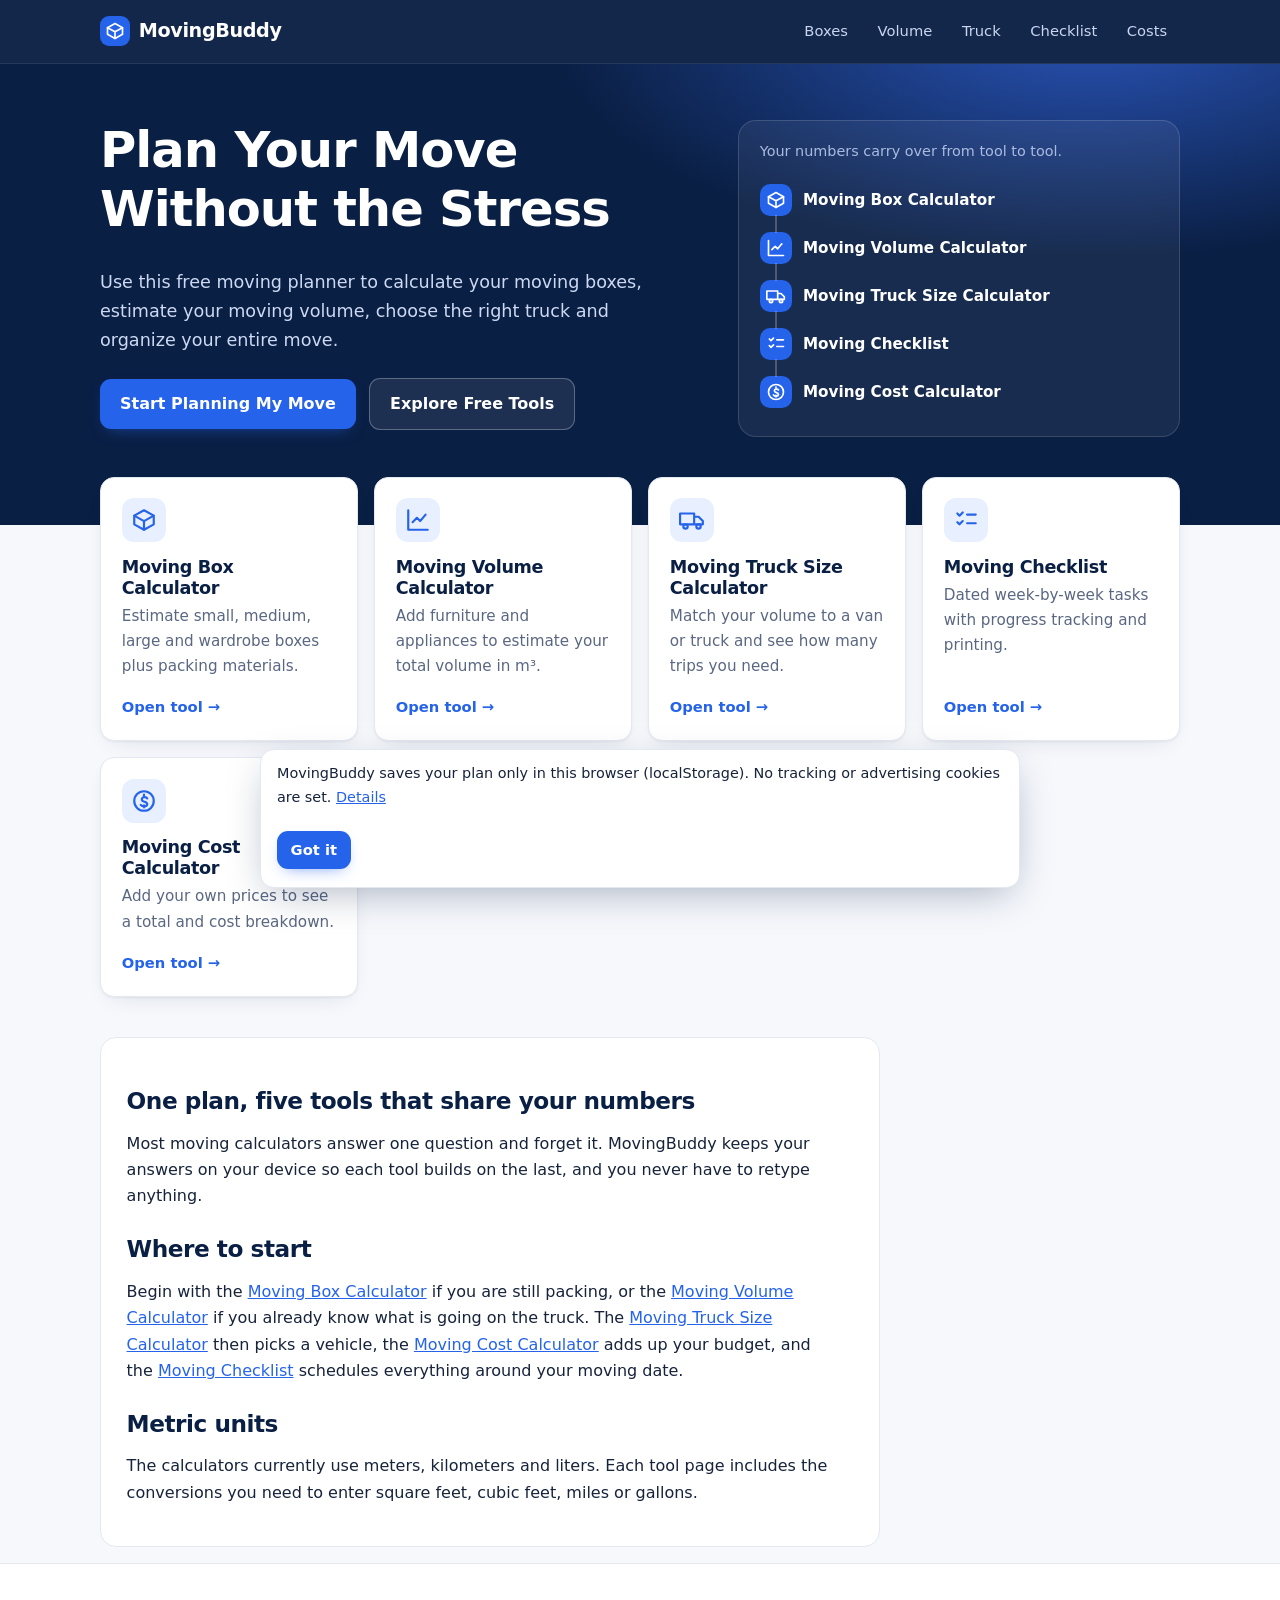
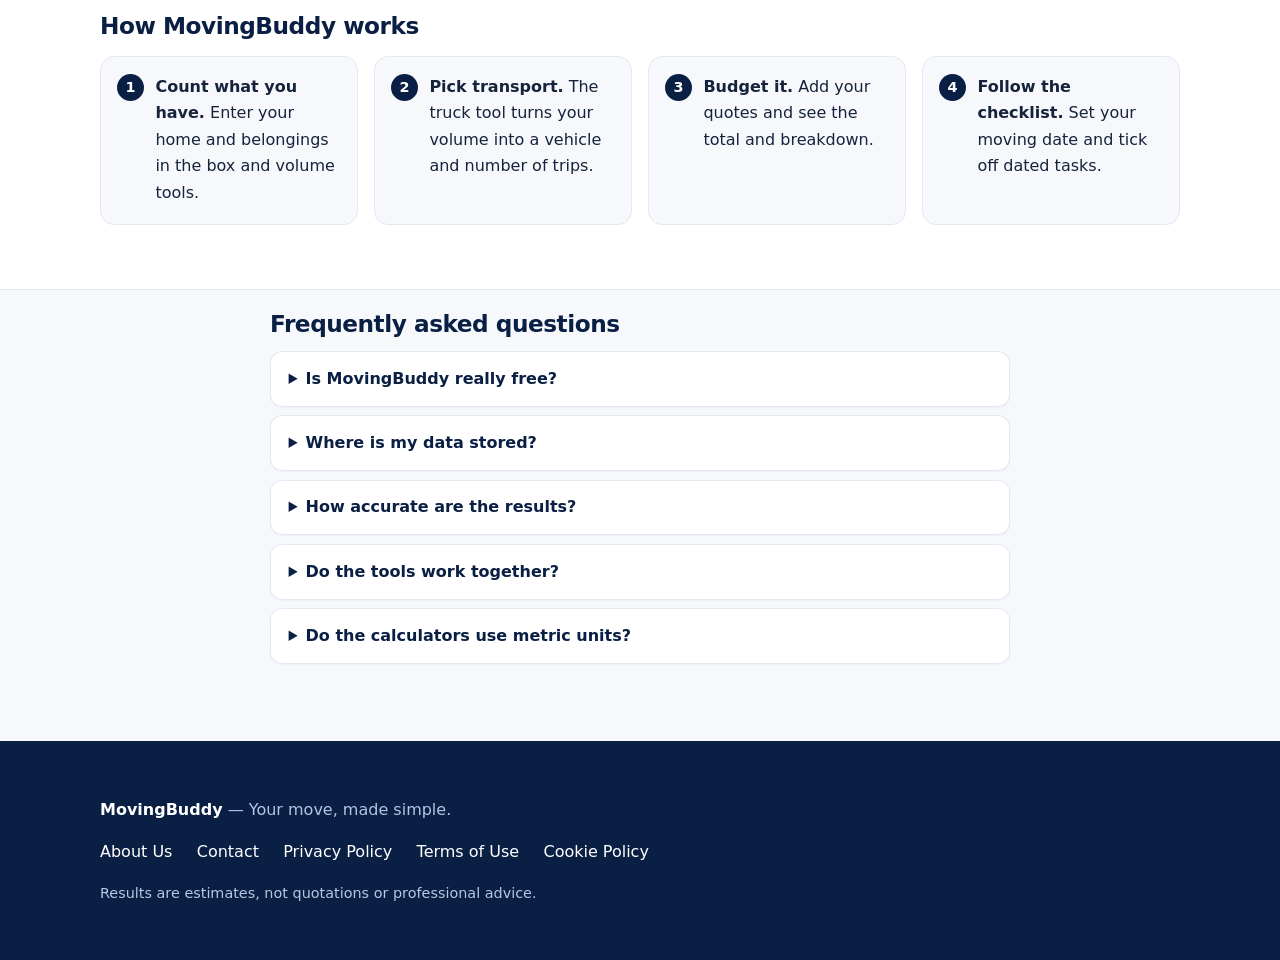
<file: public/index.html>
<!doctype html>
<html lang="en">
<head>
<meta charset="utf-8">
<meta name="viewport" content="width=device-width,initial-scale=1">
<title>Free Moving Planner &amp; Calculators</title>
<meta name="description" content="Free moving planner: calculate boxes, estimate volume, choose a truck, follow a dated checklist and estimate costs. No sign-up.">
<link rel="canonical" href="https://movingbuddy.pages.dev/">
<meta name="theme-color" content="#0b2545">
<link rel="icon" href="favicon.svg" type="image/svg+xml">

<meta property="og:type" content="website">
<meta property="og:site_name" content="MovingBuddy">
<meta property="og:title" content="Free Moving Planner &amp; Calculators">
<meta property="og:description" content="Free moving planner: calculate boxes, estimate volume, choose a truck, follow a dated checklist and estimate costs. No sign-up.">
<meta property="og:url" content="https://movingbuddy.pages.dev/">
<meta property="og:locale" content="en_US">
<meta property="og:image" content="https://movingbuddy.pages.dev/og-image.png">
<meta property="og:image:width" content="1200">
<meta property="og:image:height" content="630">
<meta property="og:image:alt" content="MovingBuddy: free moving planner and calculators">

<meta name="twitter:card" content="summary_large_image">
<meta name="twitter:title" content="Free Moving Planner &amp; Calculators">
<meta name="twitter:image" content="https://movingbuddy.pages.dev/og-image.png">

<link rel="stylesheet" href="assets/style.css">

<script type="application/ld+json">
{
  "@context": "https://schema.org",
  "@type": "WebSite",
  "name": "MovingBuddy",
  "alternateName": "Moving Buddy",
  "url": "https://movingbuddy.pages.dev/",
  "description": "Free moving planner with box, volume, truck size, checklist and cost tools.",
  "inLanguage": "en-US"
}
</script>
</head>

<body>
<a class="skip" href="#main">Skip to content</a>

<header class="top">
<div class="wrap">
<a class="logo" href="/">
<svg width="26" height="26" viewBox="0 0 24 24" fill="none" stroke="currentColor" stroke-width="2" stroke-linecap="round" stroke-linejoin="round" aria-hidden="true">
<path d="M21 8 12 3 3 8v8l9 5 9-5z"/>
<path d="m3 8 9 5 9-5M12 13v8"/>
</svg>
MovingBuddy
</a>
<nav aria-label="Main">
<a href="/box-calculator">Boxes</a>
<a href="/moving-volume-calculator">Volume</a>
<a href="/truck-size-calculator">Truck</a>
<a href="/moving-checklist">Checklist</a>
<a href="/moving-cost-calculator">Costs</a>
</nav>
</div>
</header>

<main id="main">
<section class="hero">
<div class="wrap hero-grid">
<div>
<h1>Plan Your Move Without the Stress</h1>
<p>Use this free moving planner to calculate your moving boxes, estimate your moving volume, choose the right truck and organize your entire move.</p>
<a class="btn" href="/box-calculator">Start Planning My Move</a>
<a class="btn sec" href="#tools">Explore Free Tools</a>
</div>

<div class="flow" aria-hidden="true">
<p>Your numbers carry over from tool to tool.</p>
<ol>
<li><svg viewBox="0 0 24 24" fill="none" stroke="currentColor" stroke-width="2" stroke-linecap="round" stroke-linejoin="round" aria-hidden="true"><path d="M21 8 12 3 3 8v8l9 5 9-5z"/><path d="m3 8 9 5 9-5M12 13v8"/></svg>Moving Box Calculator</li>
<li><svg viewBox="0 0 24 24" fill="none" stroke="currentColor" stroke-width="2" stroke-linecap="round" stroke-linejoin="round" aria-hidden="true"><path d="M3 3v18h18"/><path d="M7 14l4-4 3 3 5-6"/></svg>Moving Volume Calculator</li>
<li><svg viewBox="0 0 24 24" fill="none" stroke="currentColor" stroke-width="2" stroke-linecap="round" stroke-linejoin="round" aria-hidden="true"><path d="M1 6h13v10H1zM14 9h4l4 4v3h-8z"/><circle cx="6" cy="18" r="2"/><circle cx="18" cy="18" r="2"/></svg>Moving Truck Size Calculator</li>
<li><svg viewBox="0 0 24 24" fill="none" stroke="currentColor" stroke-width="2" stroke-linecap="round" stroke-linejoin="round" aria-hidden="true"><path d="m4 6 2 2 3-3M4 14l2 2 3-3M13 7h8M13 15h8"/></svg>Moving Checklist</li>
<li><svg viewBox="0 0 24 24" fill="none" stroke="currentColor" stroke-width="2" stroke-linecap="round" stroke-linejoin="round" aria-hidden="true"><circle cx="12" cy="12" r="9"/><path d="M15 9.5C14 8 10 8 10 10.5c0 3 5 1.5 5 4.5-.5 2.500-4.500 2.500-6 .5M12 6v2M12 16v2"/></svg>Moving Cost Calculator</li>
</ol>
</div>
</div>
</section>

<div class="wrap">
<div class="cards" id="tools">
<a class="card" href="/box-calculator">
<span class="ico"><svg width="26" height="26" viewBox="0 0 24 24" fill="none" stroke="currentColor" stroke-width="2" stroke-linecap="round" stroke-linejoin="round" aria-hidden="true"><path d="M21 8 12 3 3 8v8l9 5 9-5z"/><path d="m3 8 9 5 9-5M12 13v8"/></svg></span>
<h3>Moving Box Calculator</h3>
<p>Estimate small, medium, large and wardrobe boxes plus packing materials.</p>
<span class="go">Open tool</span>
</a>

<a class="card" href="/moving-volume-calculator">
<span class="ico"><svg width="26" height="26" viewBox="0 0 24 24" fill="none" stroke="currentColor" stroke-width="2" stroke-linecap="round" stroke-linejoin="round" aria-hidden="true"><path d="M3 3v18h18"/><path d="M7 14l4-4 3 3 5-6"/></svg></span>
<h3>Moving Volume Calculator</h3>
<p>Add furniture and appliances to estimate your total volume in m³.</p>
<span class="go">Open tool</span>
</a>

<a class="card" href="/truck-size-calculator">
<span class="ico"><svg width="26" height="26" viewBox="0 0 24 24" fill="none" stroke="currentColor" stroke-width="2" stroke-linecap="round" stroke-linejoin="round" aria-hidden="true"><path d="M1 6h13v10H1zM14 9h4l4 4v3h-8z"/><circle cx="6" cy="18" r="2"/><circle cx="18" cy="18" r="2"/></svg></span>
<h3>Moving Truck Size Calculator</h3>
<p>Match your volume to a van or truck and see how many trips you need.</p>
<span class="go">Open tool</span>
</a>

<a class="card" href="/moving-checklist">
<span class="ico"><svg width="26" height="26" viewBox="0 0 24 24" fill="none" stroke="currentColor" stroke-width="2" stroke-linecap="round" stroke-linejoin="round" aria-hidden="true"><path d="m4 6 2 2 3-3M4 14l2 2 3-3M13 7h8M13 15h8"/></svg></span>
<h3>Moving Checklist</h3>
<p>Dated week-by-week tasks with progress tracking and printing.</p>
<span class="go">Open tool</span>
</a>

<a class="card" href="/moving-cost-calculator">
<span class="ico"><svg width="26" height="26" viewBox="0 0 24 24" fill="none" stroke="currentColor" stroke-width="2" stroke-linecap="round" stroke-linejoin="round" aria-hidden="true"><circle cx="12" cy="12" r="9"/><path d="M15 9.5C14 8 10 8 10 10.5c0 3 5 1.5 5 4.5-.5 2.500-4.500 2.500-6 .5M12 6v2M12 16v2"/></svg></span>
<h3>Moving Cost Calculator</h3>
<p>Add your own prices to see a total and cost breakdown.</p>
<span class="go">Open tool</span>
</a>
</div>

<!-- AD SLOT 1 (after intro): add an AdSense unit here only after approval -->

<section class="prose narrow">
<h2>One plan, five tools that share your numbers</h2>
<p>Most moving calculators answer one question and forget it. MovingBuddy keeps your answers on your device so each tool builds on the last, and you never have to retype anything.</p>
<h2>Where to start</h2>
<p>Begin with the <a href="/box-calculator">Moving Box Calculator</a> if you are still packing, or the <a href="/moving-volume-calculator">Moving Volume Calculator</a> if you already know what is going on the truck. The <a href="/truck-size-calculator">Moving Truck Size Calculator</a> then picks a vehicle, the <a href="/moving-cost-calculator">Moving Cost Calculator</a> adds up your budget, and the <a href="/moving-checklist">Moving Checklist</a> schedules everything around your moving date.</p>
<h2>Metric units</h2>
<p>The calculators currently use meters, kilometers and liters. Each tool page includes the conversions you need to enter square feet, cubic feet, miles or gallons.</p>
</section>
</div>

<section class="alt">
<div class="wrap">
<h2>How MovingBuddy works</h2>
<ol class="steps">
<li><b>Count what you have.</b> Enter your home and belongings in the box and volume tools.</li>
<li><b>Pick transport.</b> The truck tool turns your volume into a vehicle and number of trips.</li>
<li><b>Budget it.</b> Add your quotes and see the total and breakdown.</li>
<li><b>Follow the checklist.</b> Set your moving date and tick off dated tasks.</li>
</ol>
</div>
</section>

<div class="wrap narrow">
<section>
<h2>Frequently asked questions</h2>
<details><summary>Is MovingBuddy really free?</summary><p>Yes. All tools are free and need no account.</p></details>
<details><summary>Where is my data stored?</summary><p>Only in your own browser using localStorage. MovingBuddy has no server database.</p></details>
<details><summary>How accurate are the results?</summary><p>They are estimates based on documented assumptions on each tool's page. Adjust the numbers to match your situation.</p></details>
<details><summary>Do the tools work together?</summary><p>Yes. Your box count feeds the volume calculator, volume feeds the truck calculator, and trips feed the cost calculator.</p></details>
<details><summary>Do the calculators use metric units?</summary><p>Yes. They use square meters, cubic meters, kilometers and liters. Each tool page explains how to convert from square feet, cubic feet, miles and gallons.</p></details>
</section>
</div>
</main>

<footer>
<div class="wrap">
<p><b>MovingBuddy</b> — Your move, made simple.</p>
<p>
<a href="/about">About Us</a>
<a href="/contact">Contact</a>
<a href="/privacy">Privacy Policy</a>
<a href="/terms">Terms of Use</a>
<a href="/cookies">Cookie Policy</a>
</p>
<p class="note" style="color:#b8c7e0">Results are estimates, not quotations or professional advice.</p>
</div>
</footer>

<script src="assets/app.js" defer></script>
</body>
</html>
</file>
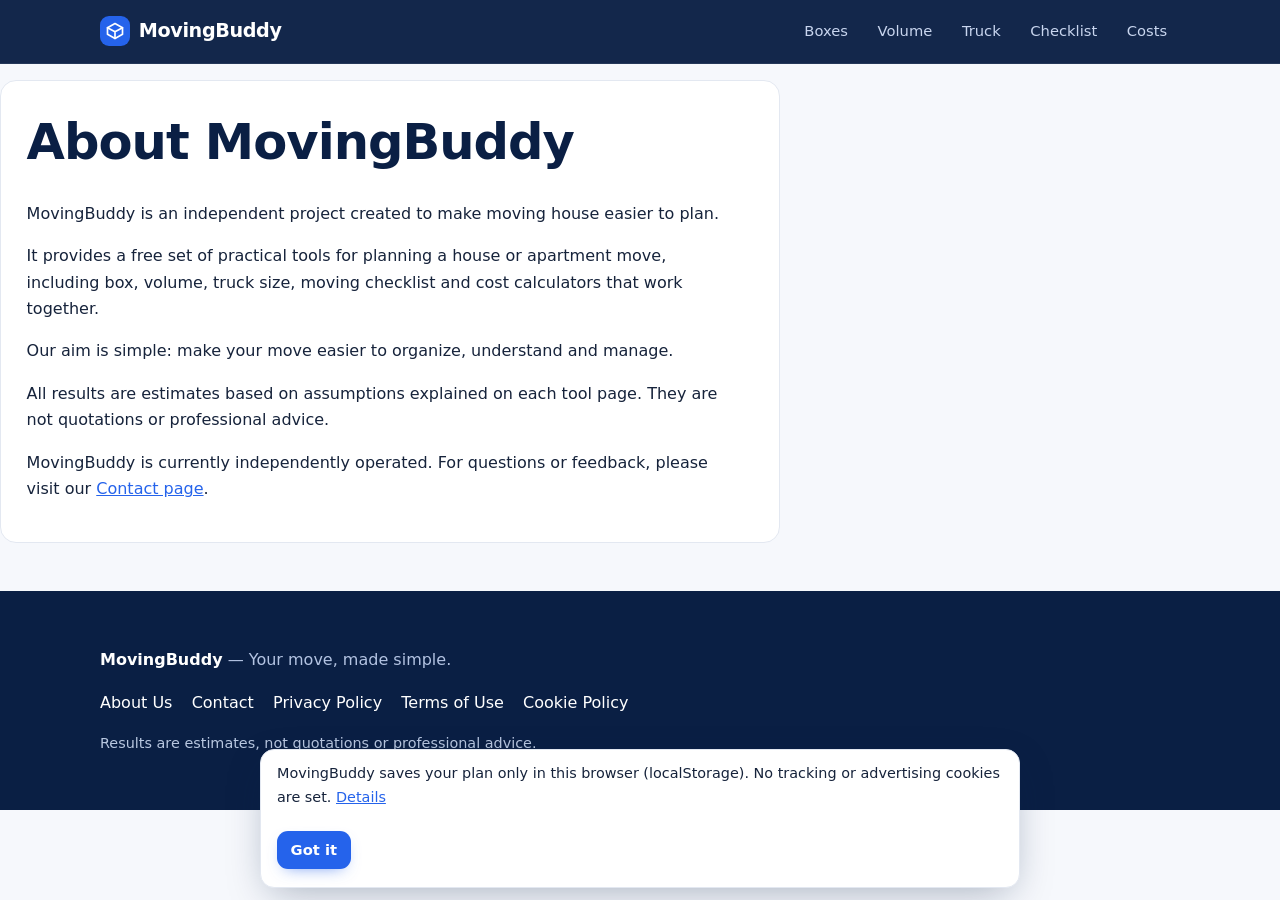
<file: public/about.html>
<!doctype html>
<html lang="en">
<head>
<meta charset="utf-8">
<meta name="viewport" content="width=device-width,initial-scale=1">
<title>About MovingBuddy | MovingBuddy</title>
<meta name="description" content="Learn about MovingBuddy, our free moving planning tools and how we help make moving easier.">
<link rel="canonical" href="https://movingbuddy.pages.dev/about">
<meta name="theme-color" content="#0b2545">
<link rel="icon" href="favicon.svg" type="image/svg+xml">
<meta property="og:type" content="website">
<meta property="og:site_name" content="MovingBuddy">
<meta property="og:title" content="About MovingBuddy | MovingBuddy">
<meta property="og:description" content="Learn about MovingBuddy and our free moving planning tools.">
<meta property="og:url" content="https://movingbuddy.pages.dev/about">
<meta property="og:locale" content="en_US"><meta property="og:image" content="https://movingbuddy.pages.dev/og-image.png"><meta property="og:image:width" content="1200"><meta property="og:image:height" content="630"><meta property="og:image:alt" content="MovingBuddy: free moving planner and calculators"><meta name="twitter:card" content="summary_large_image"><meta name="twitter:title" content="About MovingBuddy | MovingBuddy"><meta name="twitter:image" content="https://movingbuddy.pages.dev/og-image.png">
<link rel="stylesheet" href="assets/style.css">
</head>
<body>
<a class="skip" href="#main">Skip to content</a>

<header class="top"><div class="wrap"><a class="logo" href="/"><svg width="26" height="26" viewBox="0 0 24 24" fill="none" stroke="currentColor" stroke-width="2" stroke-linecap="round" stroke-linejoin="round" aria-hidden="true"><path d="M21 8 12 3 3 8v8l9 5 9-5z"/><path d="m3 8 9 5 9-5M12 13v8"/></svg> MovingBuddy</a><nav aria-label="Main"><a href="/box-calculator">Boxes</a><a href="/moving-volume-calculator">Volume</a><a href="/truck-size-calculator">Truck</a><a href="/moving-checklist">Checklist</a><a href="/moving-cost-calculator">Costs</a></nav></div></header>

<main id="main">
<div class="wrap narrow prose" style="padding-top:2rem">
<h1>About MovingBuddy</h1>

<p>MovingBuddy is an independent project created to make moving house easier to plan.</p>

<p>It provides a free set of practical tools for planning a house or apartment move, including box, volume, truck size, moving checklist and cost calculators that work together.</p>

<p>Our aim is simple: make your move easier to organize, understand and manage.</p>

<p>All results are estimates based on assumptions explained on each tool page. They are not quotations or professional advice.</p>

<p>MovingBuddy is currently independently operated. For questions or feedback, please visit our <a href="/contact">Contact page</a>.</p>
</div>
</main>

<footer><div class="wrap"><p><b>MovingBuddy</b> — Your move, made simple.</p><p><a href="/about">About Us</a><a href="/contact">Contact</a><a href="/privacy">Privacy Policy</a><a href="/terms">Terms of Use</a><a href="/cookies">Cookie Policy</a></p><p class="note" style="color:#b8c7e0">Results are estimates, not quotations or professional advice.</p></div></footer>

<script src="assets/app.js" defer></script>
</body>
</html>
</file>
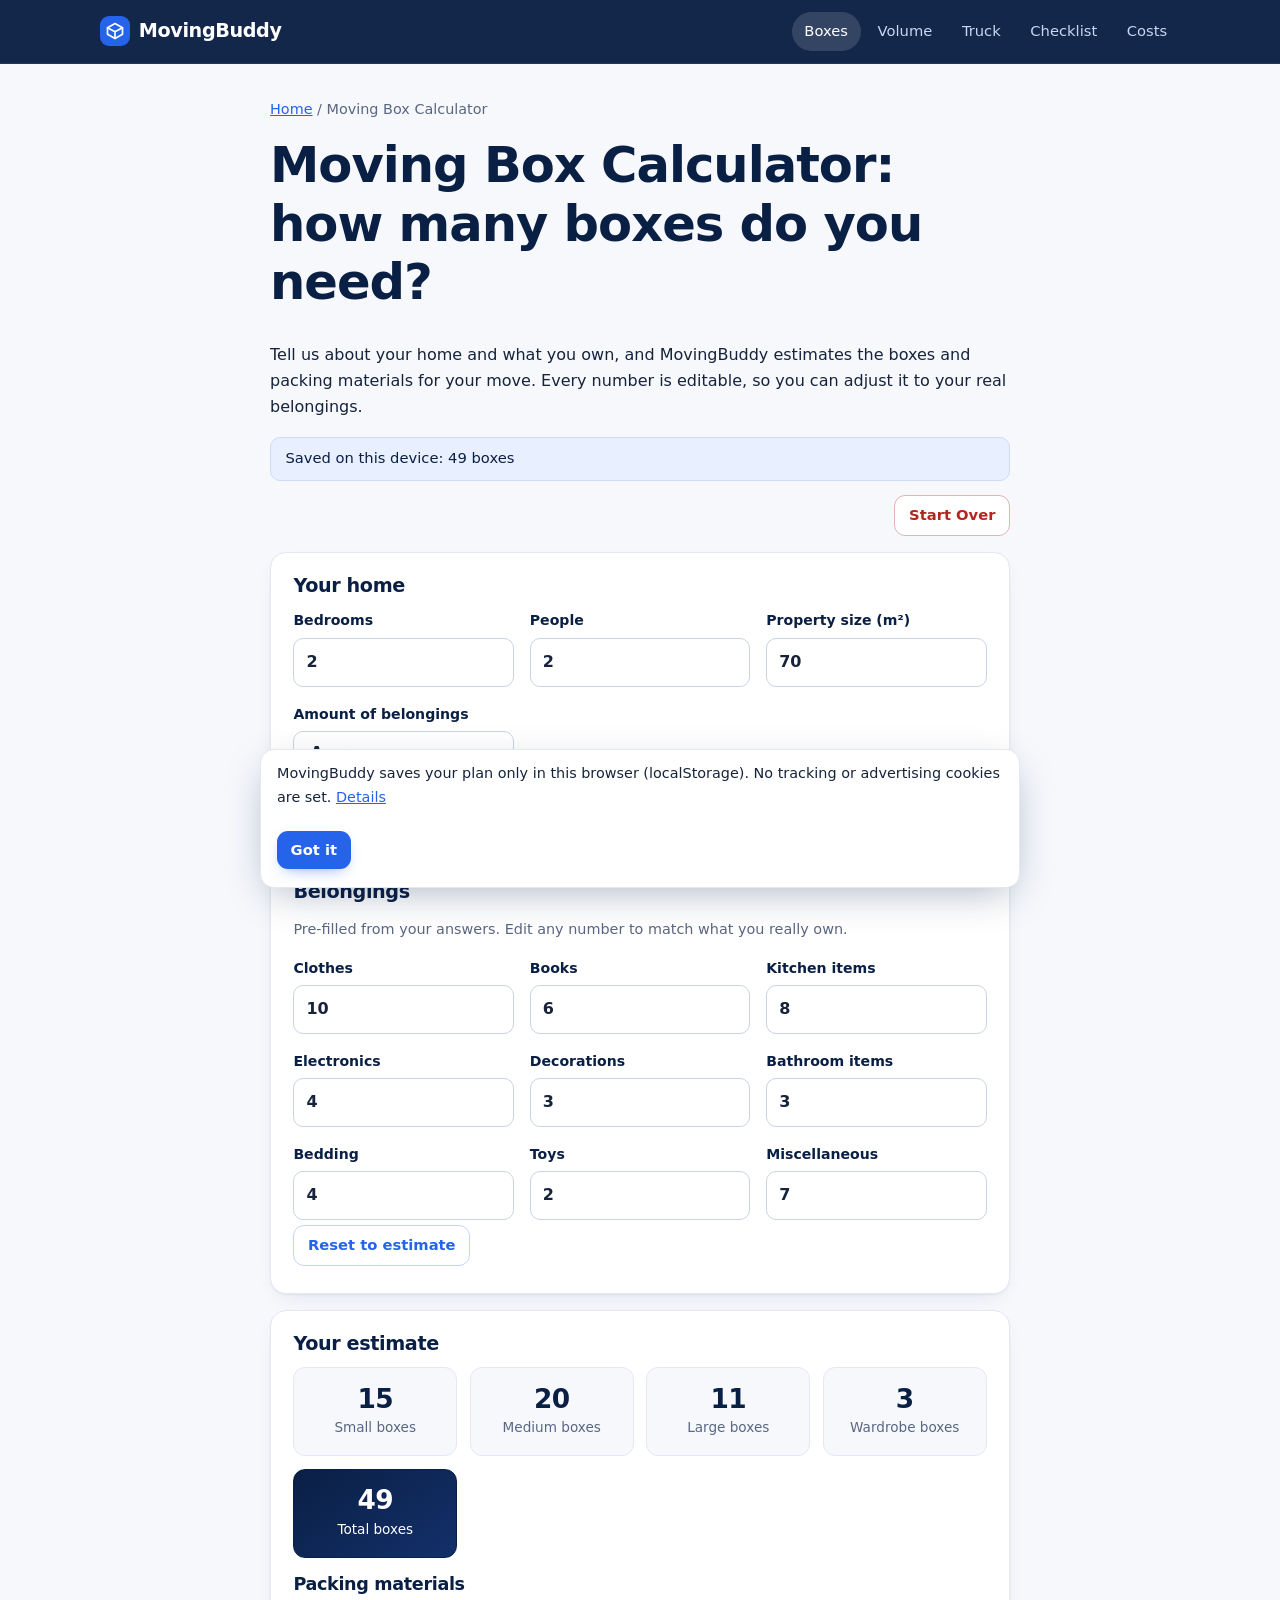
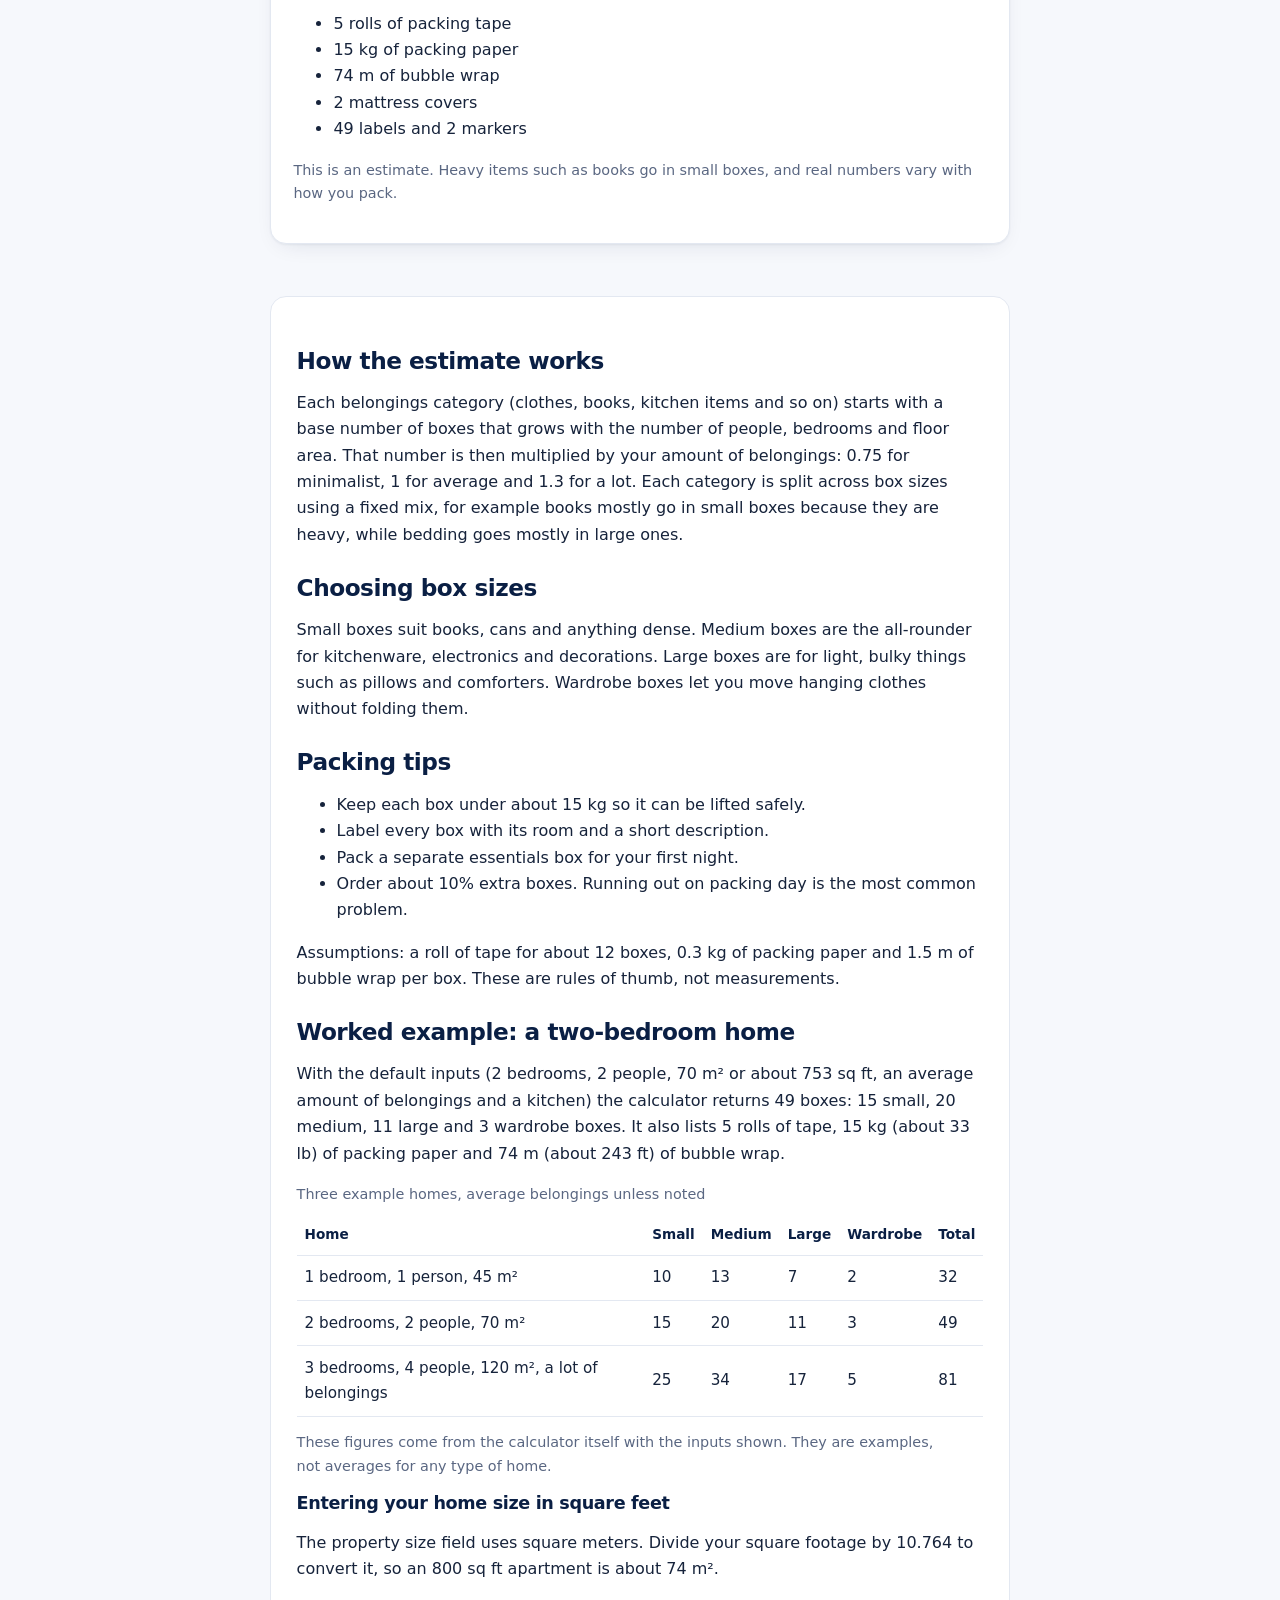
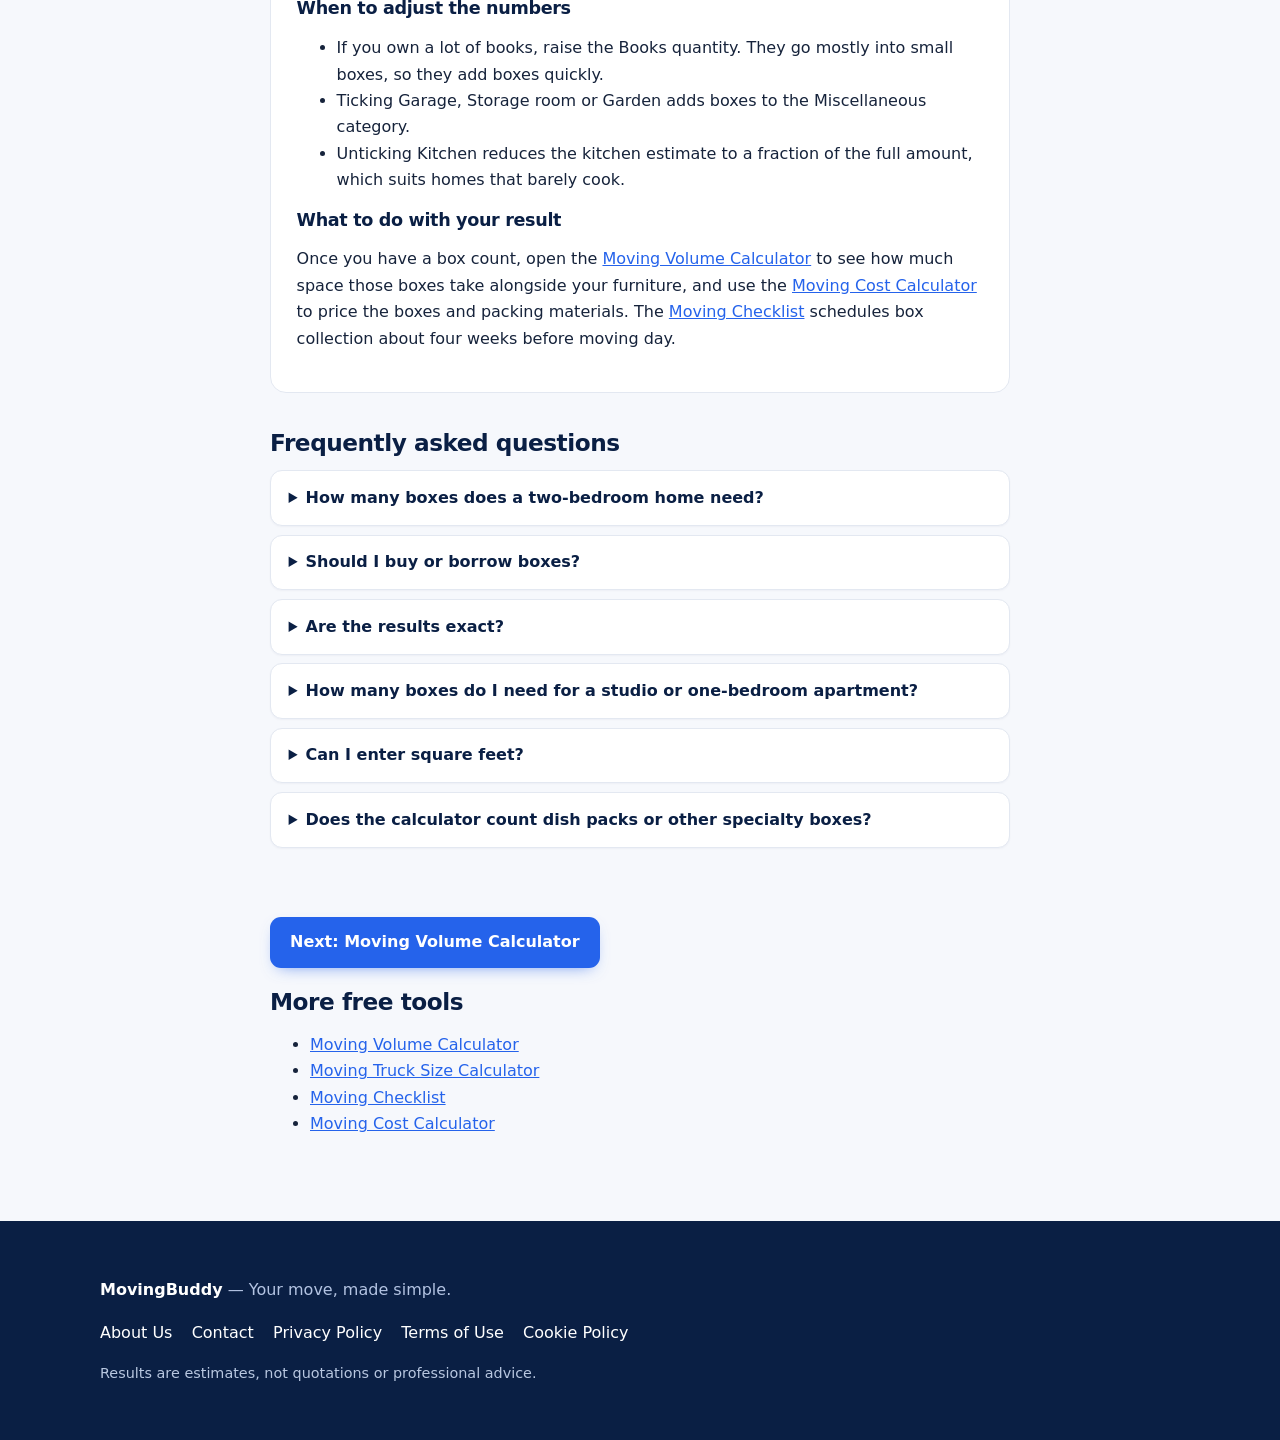
<file: public/box-calculator.html>
<!doctype html><html lang="en"><head><meta charset="utf-8"><meta name="viewport" content="width=device-width,initial-scale=1"><title>Moving Box Calculator: How Many Boxes Do You Need?</title><meta name="description" content="Estimate how many small, medium, large and wardrobe boxes you need to move, plus tape, paper and bubble wrap. Free, no sign-up."><link rel="canonical" href="https://movingbuddy.pages.dev/box-calculator"><meta name="theme-color" content="#0b2545"><link rel="icon" href="favicon.svg" type="image/svg+xml"><meta property="og:type" content="website"><meta property="og:site_name" content="MovingBuddy"><meta property="og:title" content="Moving Box Calculator: How Many Boxes Do You Need?"><meta property="og:description" content="Estimate how many small, medium, large and wardrobe boxes you need to move, plus tape, paper and bubble wrap. Free, no sign-up."><meta property="og:url" content="https://movingbuddy.pages.dev/box-calculator"><meta property="og:locale" content="en_US"><meta property="og:image" content="https://movingbuddy.pages.dev/og-image.png"><meta property="og:image:width" content="1200"><meta property="og:image:height" content="630"><meta property="og:image:alt" content="MovingBuddy: free moving planner and calculators"><meta name="twitter:card" content="summary_large_image"><meta name="twitter:title" content="Moving Box Calculator: How Many Boxes Do You Need?"><meta name="twitter:image" content="https://movingbuddy.pages.dev/og-image.png"><link rel="stylesheet" href="assets/style.css"><script type="application/ld+json">{"@context": "https://schema.org", "@type": "WebApplication", "name": "Moving Box Calculator", "url": "https://movingbuddy.pages.dev/box-calculator", "applicationCategory": "UtilitiesApplication", "operatingSystem": "Any", "offers": {"@type": "Offer", "price": "0", "priceCurrency": "USD"}, "description": "Estimate how many small, medium, large and wardrobe boxes you need to move, plus tape, paper and bubble wrap. Free, no sign-up.", "inLanguage": "en-US", "isAccessibleForFree": true}</script><script type="application/ld+json">{"@context": "https://schema.org", "@type": "BreadcrumbList", "itemListElement": [{"@type": "ListItem", "position": 1, "name": "Home", "item": "https://movingbuddy.pages.dev/"}, {"@type": "ListItem", "position": 2, "name": "Moving Box Calculator", "item": "https://movingbuddy.pages.dev/box-calculator"}]}</script></head><body><a class="skip" href="#main">Skip to content</a>
<header class="top"><div class="wrap"><a class="logo" href="/"><svg width="26" height="26" viewBox="0 0 24 24" fill="none" stroke="currentColor" stroke-width="2" stroke-linecap="round" stroke-linejoin="round" aria-hidden="true"><path d="M21 8 12 3 3 8v8l9 5 9-5z"/><path d="m3 8 9 5 9-5M12 13v8"/></svg> MovingBuddy</a><nav aria-label="Main"><a href="/box-calculator" aria-current="page">Boxes</a><a href="/moving-volume-calculator">Volume</a><a href="/truck-size-calculator">Truck</a><a href="/moving-checklist">Checklist</a><a href="/moving-cost-calculator">Costs</a></nav></div></header><main id="main"><div class="wrap narrow"><section><p class="note"><a href="/">Home</a> / Moving Box Calculator</p><h1>Moving Box Calculator: how many boxes do you need?</h1><p>Tell us about your home and what you own, and MovingBuddy estimates the boxes and packing materials for your move. Every number is editable, so you can adjust it to your real belongings.</p><div id="saved"></div>
<!-- AD SLOT 1 (below introduction) -->
<div data-tool="box"><noscript>This tool needs JavaScript enabled.</noscript></div>
<!-- AD SLOT 2 (below results, never inside controls) -->
</section><section class="prose"><h2>How the estimate works</h2><p>Each belongings category (clothes, books, kitchen items and so on) starts with a base number of boxes that grows with the number of people, bedrooms and floor area. That number is then multiplied by your amount of belongings: 0.75 for minimalist, 1 for average and 1.3 for a lot. Each category is split across box sizes using a fixed mix, for example books mostly go in small boxes because they are heavy, while bedding goes mostly in large ones.</p><h2>Choosing box sizes</h2><p>Small boxes suit books, cans and anything dense. Medium boxes are the all-rounder for kitchenware, electronics and decorations. Large boxes are for light, bulky things such as pillows and comforters. Wardrobe boxes let you move hanging clothes without folding them.</p><h2>Packing tips</h2><ul><li>Keep each box under about 15 kg so it can be lifted safely.</li><li>Label every box with its room and a short description.</li><li>Pack a separate essentials box for your first night.</li><li>Order about 10% extra boxes. Running out on packing day is the most common problem.</li></ul><p>Assumptions: a roll of tape for about 12 boxes, 0.3 kg of packing paper and 1.5 m of bubble wrap per box. These are rules of thumb, not measurements.</p><h2>Worked example: a two-bedroom home</h2><p>With the default inputs (2 bedrooms, 2 people, 70 m² or about 753 sq ft, an average amount of belongings and a kitchen) the calculator returns 49 boxes: 15 small, 20 medium, 11 large and 3 wardrobe boxes. It also lists 5 rolls of tape, 15 kg (about 33 lb) of packing paper and 74 m (about 243 ft) of bubble wrap.</p><table><caption class="note">Three example homes, average belongings unless noted</caption><tr><th>Home</th><th>Small</th><th>Medium</th><th>Large</th><th>Wardrobe</th><th>Total</th></tr><tr><td>1 bedroom, 1 person, 45 m²</td><td>10</td><td>13</td><td>7</td><td>2</td><td>32</td></tr><tr><td>2 bedrooms, 2 people, 70 m²</td><td>15</td><td>20</td><td>11</td><td>3</td><td>49</td></tr><tr><td>3 bedrooms, 4 people, 120 m², a lot of belongings</td><td>25</td><td>34</td><td>17</td><td>5</td><td>81</td></tr></table><p class="note">These figures come from the calculator itself with the inputs shown. They are examples, not averages for any type of home.</p><h3>Entering your home size in square feet</h3><p>The property size field uses square meters. Divide your square footage by 10.764 to convert it, so an 800 sq ft apartment is about 74 m².</p><h3>When to adjust the numbers</h3><ul><li>If you own a lot of books, raise the Books quantity. They go mostly into small boxes, so they add boxes quickly.</li><li>Ticking Garage, Storage room or Garden adds boxes to the Miscellaneous category.</li><li>Unticking Kitchen reduces the kitchen estimate to a fraction of the full amount, which suits homes that barely cook.</li></ul><h3>What to do with your result</h3><p>Once you have a box count, open the <a href="/moving-volume-calculator">Moving Volume Calculator</a> to see how much space those boxes take alongside your furniture, and use the <a href="/moving-cost-calculator">Moving Cost Calculator</a> to price the boxes and packing materials. The <a href="/moving-checklist">Moving Checklist</a> schedules box collection about four weeks before moving day.</p></section>
<!-- AD SLOT 3 (between guide and FAQ) -->
<section><h2>Frequently asked questions</h2><details><summary>How many boxes does a two-bedroom home need?</summary><p>With two people and an average amount of belongings, this calculator typically gives roughly 50 boxes. Your own result depends on what you own, so adjust the quantities.</p></details><details><summary>Should I buy or borrow boxes?</summary><p>Borrowing or reusing saves money, but new boxes are stronger and uniform in size, which makes them easier to stack and load.</p></details><details><summary>Are the results exact?</summary><p>No. They are estimates based on documented rules of thumb. Use the editable quantities to match your belongings.</p></details><details><summary>How many boxes do I need for a studio or one-bedroom apartment?</summary><p>For one bedroom, one person, 45 m² (about 484 sq ft) and an average amount of belongings, the calculator gives 32 boxes. Treat that as a starting point and edit the category quantities to match what you own.</p></details><details><summary>Can I enter square feet?</summary><p>The size field is in square meters. Divide square feet by 10.764 before entering it.</p></details><details><summary>Does the calculator count dish packs or other specialty boxes?</summary><p>No. It estimates four sizes: small, medium, large and wardrobe. Fragile kitchenware is included in the kitchen category, so add specialty boxes yourself if you plan to buy them.</p></details></section>
<section><p><a class="btn" href="/moving-volume-calculator">Next: Moving Volume Calculator</a></p><h2>More free tools</h2><ul><li><a href="/moving-volume-calculator">Moving Volume Calculator</a></li><li><a href="/truck-size-calculator">Moving Truck Size Calculator</a></li><li><a href="/moving-checklist">Moving Checklist</a></li><li><a href="/moving-cost-calculator">Moving Cost Calculator</a></li></ul></section></div></main><footer><div class="wrap"><p><b>MovingBuddy</b> — Your move, made simple.</p><p><a href="/about">About Us</a><a href="/contact">Contact</a><a href="/privacy">Privacy Policy</a><a href="/terms">Terms of Use</a><a href="/cookies">Cookie Policy</a></p><p class="note" style="color:#b8c7e0">Results are estimates, not quotations or professional advice.</p></div></footer><script src="assets/app.js" defer></script></body></html>
</file>
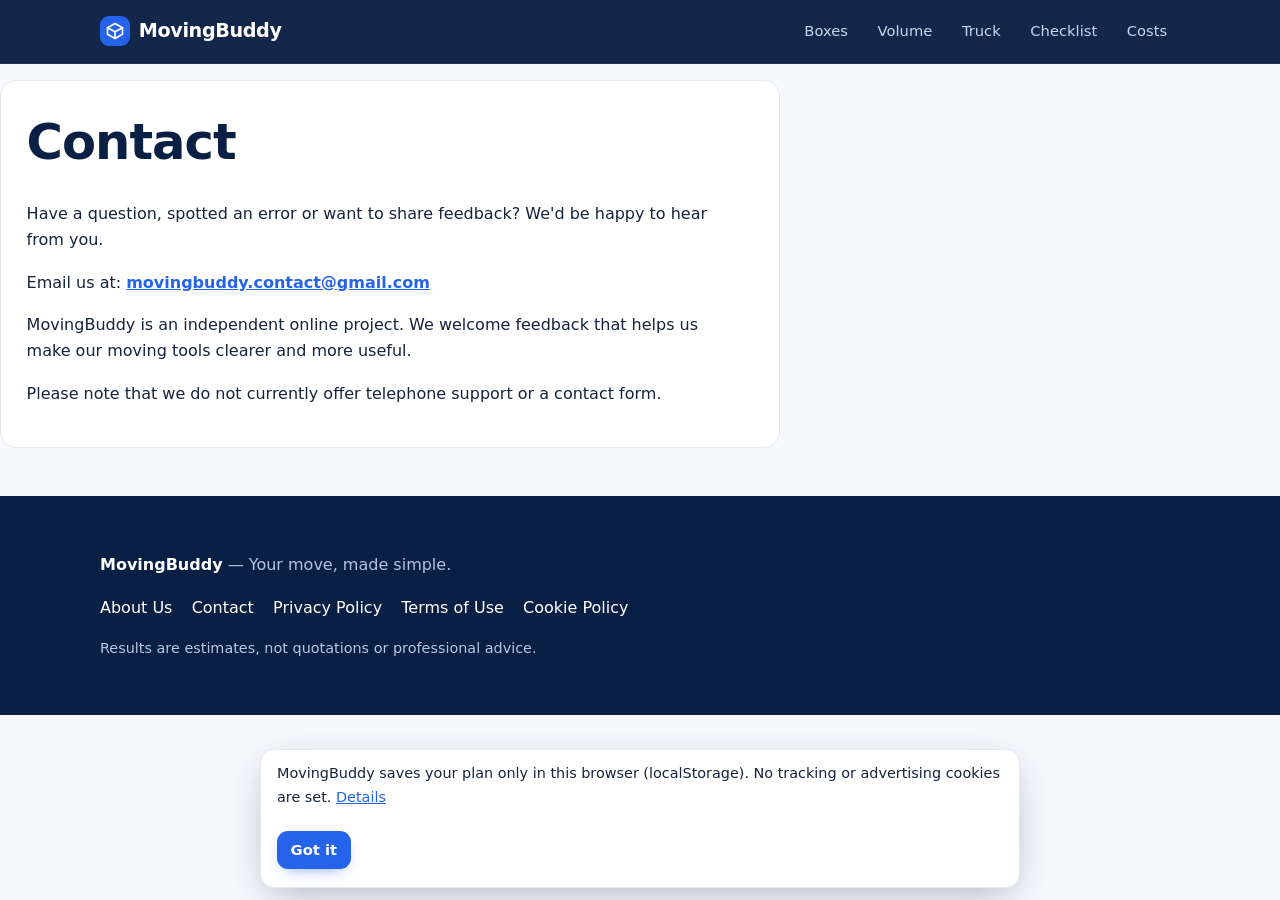
<file: public/contact.html>
<!doctype html>
<html lang="en">
<head>
  <meta charset="utf-8">
  <meta name="viewport" content="width=device-width,initial-scale=1">
  <title>Contact | MovingBuddy</title>
  <meta name="description" content="Contact MovingBuddy with questions, corrections or feedback.">
  <link rel="canonical" href="https://movingbuddy.pages.dev/contact">
  <meta name="theme-color" content="#0b2545">
  <link rel="icon" href="favicon.svg" type="image/svg+xml">
  <meta property="og:type" content="website">
  <meta property="og:site_name" content="MovingBuddy">
  <meta property="og:title" content="Contact | MovingBuddy">
  <meta property="og:description" content="Contact MovingBuddy with questions, corrections or feedback.">
  <meta property="og:url" content="https://movingbuddy.pages.dev/contact">
  <meta property="og:locale" content="en_US"><meta property="og:image" content="https://movingbuddy.pages.dev/og-image.png"><meta property="og:image:width" content="1200"><meta property="og:image:height" content="630"><meta property="og:image:alt" content="MovingBuddy: free moving planner and calculators"><meta name="twitter:card" content="summary_large_image"><meta name="twitter:title" content="Contact | MovingBuddy"><meta name="twitter:image" content="https://movingbuddy.pages.dev/og-image.png">
  <link rel="stylesheet" href="assets/style.css">
</head>
<body>
  <a class="skip" href="#main">Skip to content</a>

  <header class="top"><div class="wrap"><a class="logo" href="/"><svg width="26" height="26" viewBox="0 0 24 24" fill="none" stroke="currentColor" stroke-width="2" stroke-linecap="round" stroke-linejoin="round" aria-hidden="true"><path d="M21 8 12 3 3 8v8l9 5 9-5z"/><path d="m3 8 9 5 9-5M12 13v8"/></svg> MovingBuddy</a><nav aria-label="Main"><a href="/box-calculator">Boxes</a><a href="/moving-volume-calculator">Volume</a><a href="/truck-size-calculator">Truck</a><a href="/moving-checklist">Checklist</a><a href="/moving-cost-calculator">Costs</a></nav></div></header>

  <main id="main">
    <div class="wrap narrow prose" style="padding-top:2rem">
      <h1>Contact</h1>

      <p>
        Have a question, spotted an error or want to share feedback?
        We'd be happy to hear from you.
      </p>

      <p>
        Email us at:
        <strong>
          <a href="mailto:movingbuddy.contact@gmail.com">
            movingbuddy.contact@gmail.com
          </a>
        </strong>
      </p>

      <p>
        MovingBuddy is an independent online project. We welcome
        feedback that helps us make our moving tools clearer and more useful.
      </p>

      <p>
        Please note that we do not currently offer telephone support
        or a contact form.
      </p>
    </div>
  </main>

  <footer><div class="wrap"><p><b>MovingBuddy</b> — Your move, made simple.</p><p><a href="/about">About Us</a><a href="/contact">Contact</a><a href="/privacy">Privacy Policy</a><a href="/terms">Terms of Use</a><a href="/cookies">Cookie Policy</a></p><p class="note" style="color:#b8c7e0">Results are estimates, not quotations or professional advice.</p></div></footer>

  <script src="assets/app.js" defer></script>
</body>
</html>
</file>
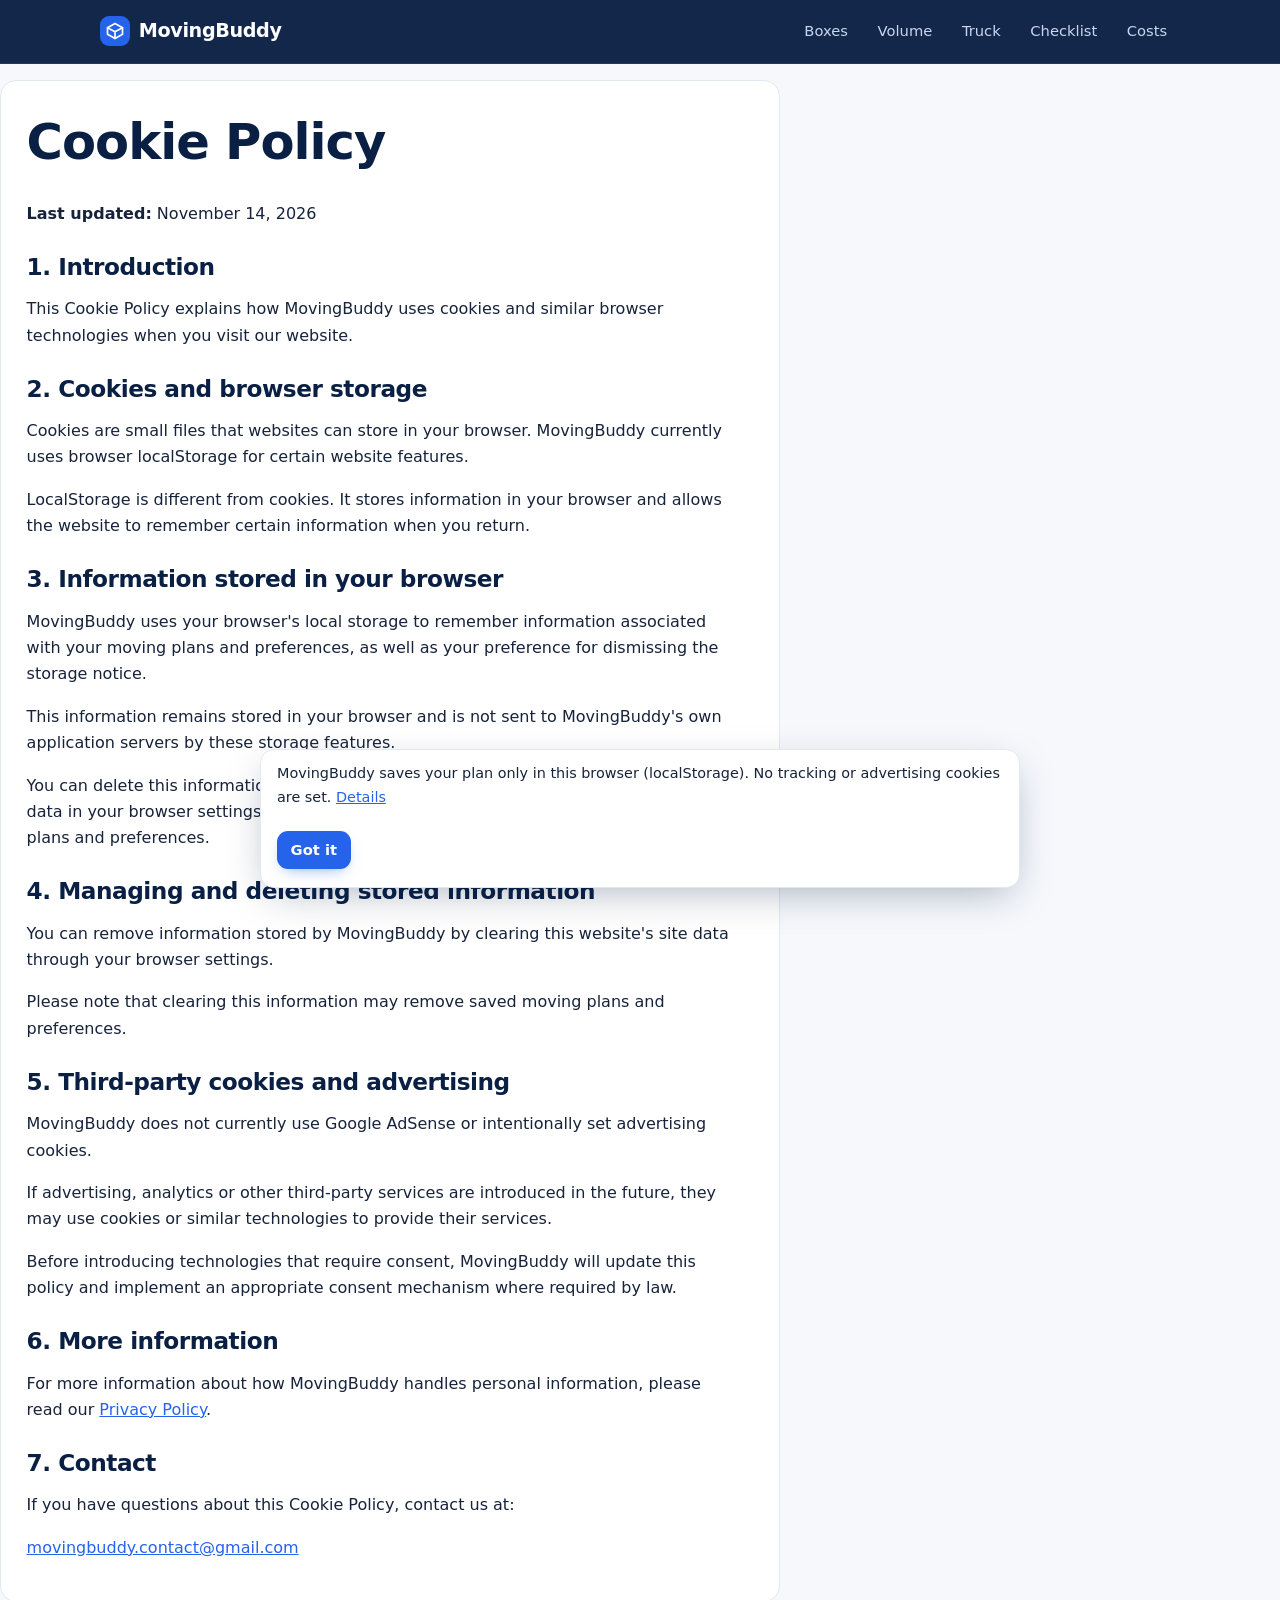
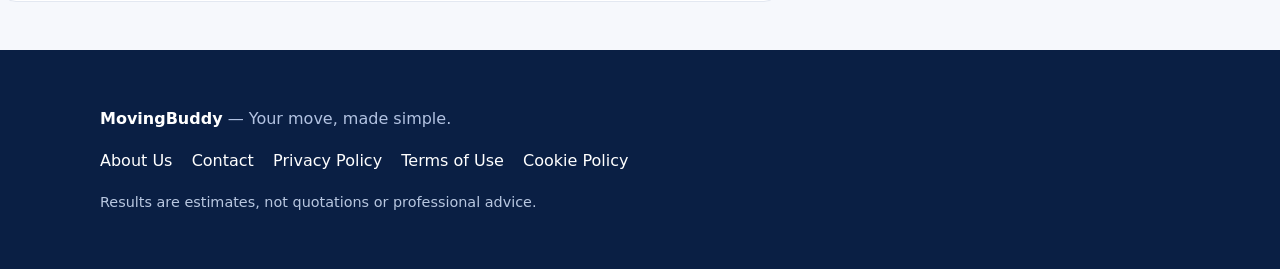
<file: public/cookies.html>
<!doctype html>
<html lang="en">
<head>
  <meta charset="utf-8">
  <meta name="viewport" content="width=device-width,initial-scale=1">
  <title>Cookie Policy | MovingBuddy</title>
  <meta name="description" content="Learn how MovingBuddy uses cookies and browser storage.">
  <link rel="canonical" href="https://movingbuddy.pages.dev/cookies">
  <meta name="theme-color" content="#0b2545">
  <link rel="icon" href="favicon.svg" type="image/svg+xml">
  <meta property="og:type" content="website">
  <meta property="og:site_name" content="MovingBuddy">
  <meta property="og:title" content="Cookie Policy | MovingBuddy">
  <meta property="og:description" content="Learn how MovingBuddy uses cookies and browser storage.">
  <meta property="og:url" content="https://movingbuddy.pages.dev/cookies">
  <meta property="og:locale" content="en_US"><meta property="og:image" content="https://movingbuddy.pages.dev/og-image.png"><meta property="og:image:width" content="1200"><meta property="og:image:height" content="630"><meta property="og:image:alt" content="MovingBuddy: free moving planner and calculators"><meta name="twitter:card" content="summary_large_image"><meta name="twitter:title" content="Cookie Policy | MovingBuddy"><meta name="twitter:image" content="https://movingbuddy.pages.dev/og-image.png">
  <link rel="stylesheet" href="assets/style.css">
</head>
<body>
  <a class="skip" href="#main">Skip to content</a>

  <header class="top"><div class="wrap"><a class="logo" href="/"><svg width="26" height="26" viewBox="0 0 24 24" fill="none" stroke="currentColor" stroke-width="2" stroke-linecap="round" stroke-linejoin="round" aria-hidden="true"><path d="M21 8 12 3 3 8v8l9 5 9-5z"/><path d="m3 8 9 5 9-5M12 13v8"/></svg> MovingBuddy</a><nav aria-label="Main"><a href="/box-calculator">Boxes</a><a href="/moving-volume-calculator">Volume</a><a href="/truck-size-calculator">Truck</a><a href="/moving-checklist">Checklist</a><a href="/moving-cost-calculator">Costs</a></nav></div></header>

  <main id="main">
    <div class="wrap narrow prose" style="padding-top:2rem">

      <h1>Cookie Policy</h1>

      <p><strong>Last updated:</strong> November 14, 2026</p>

      <h2>1. Introduction</h2>

      <p>
        This Cookie Policy explains how MovingBuddy uses cookies
        and similar browser technologies when you visit our website.
      </p>

      <h2>2. Cookies and browser storage</h2>

      <p>
        Cookies are small files that websites can store in your
        browser. MovingBuddy currently uses browser localStorage
        for certain website features.
      </p>

      <p>
        LocalStorage is different from cookies. It stores information
        in your browser and allows the website to remember certain
        information when you return.
      </p>

      <h2>3. Information stored in your browser</h2>

      <p>
        MovingBuddy uses your browser's local storage to remember
        information associated with your moving plans and preferences,
        as well as your preference for dismissing the storage notice.
      </p>

      <p>
        This information remains stored in your browser and is not
        sent to MovingBuddy's own application servers by these
        storage features.
      </p>

      <p>
        You can delete this information at any time by clearing
        MovingBuddy's stored website data in your browser settings.
        Please note that doing so may remove saved moving plans
        and preferences.
      </p>

      <h2>4. Managing and deleting stored information</h2>

      <p>
        You can remove information stored by MovingBuddy by
        clearing this website's site data through your browser
        settings.
      </p>

      <p>
        Please note that clearing this information may remove
        saved moving plans and preferences.
      </p>

      <h2>5. Third-party cookies and advertising</h2>

      <p>
        MovingBuddy does not currently use Google AdSense or
        intentionally set advertising cookies.
      </p>

      <p>
        If advertising, analytics or other third-party services
        are introduced in the future, they may use cookies or
        similar technologies to provide their services.
      </p>

      <p>
        Before introducing technologies that require consent,
        MovingBuddy will update this policy and implement an
        appropriate consent mechanism where required by law.
      </p>

      <h2>6. More information</h2>

      <p>
        For more information about how MovingBuddy handles
        personal information, please read our
        <a href="/privacy">Privacy Policy</a>.
      </p>

      <h2>7. Contact</h2>

      <p>
        If you have questions about this Cookie Policy,
        contact us at:
      </p>

      <p>
        <a href="mailto:movingbuddy.contact@gmail.com">
          movingbuddy.contact@gmail.com
        </a>
      </p>

    </div>
  </main>

  <footer><div class="wrap"><p><b>MovingBuddy</b> — Your move, made simple.</p><p><a href="/about">About Us</a><a href="/contact">Contact</a><a href="/privacy">Privacy Policy</a><a href="/terms">Terms of Use</a><a href="/cookies">Cookie Policy</a></p><p class="note" style="color:#b8c7e0">Results are estimates, not quotations or professional advice.</p></div></footer>

  <script src="assets/app.js" defer></script>
</body>
</html>
</file>
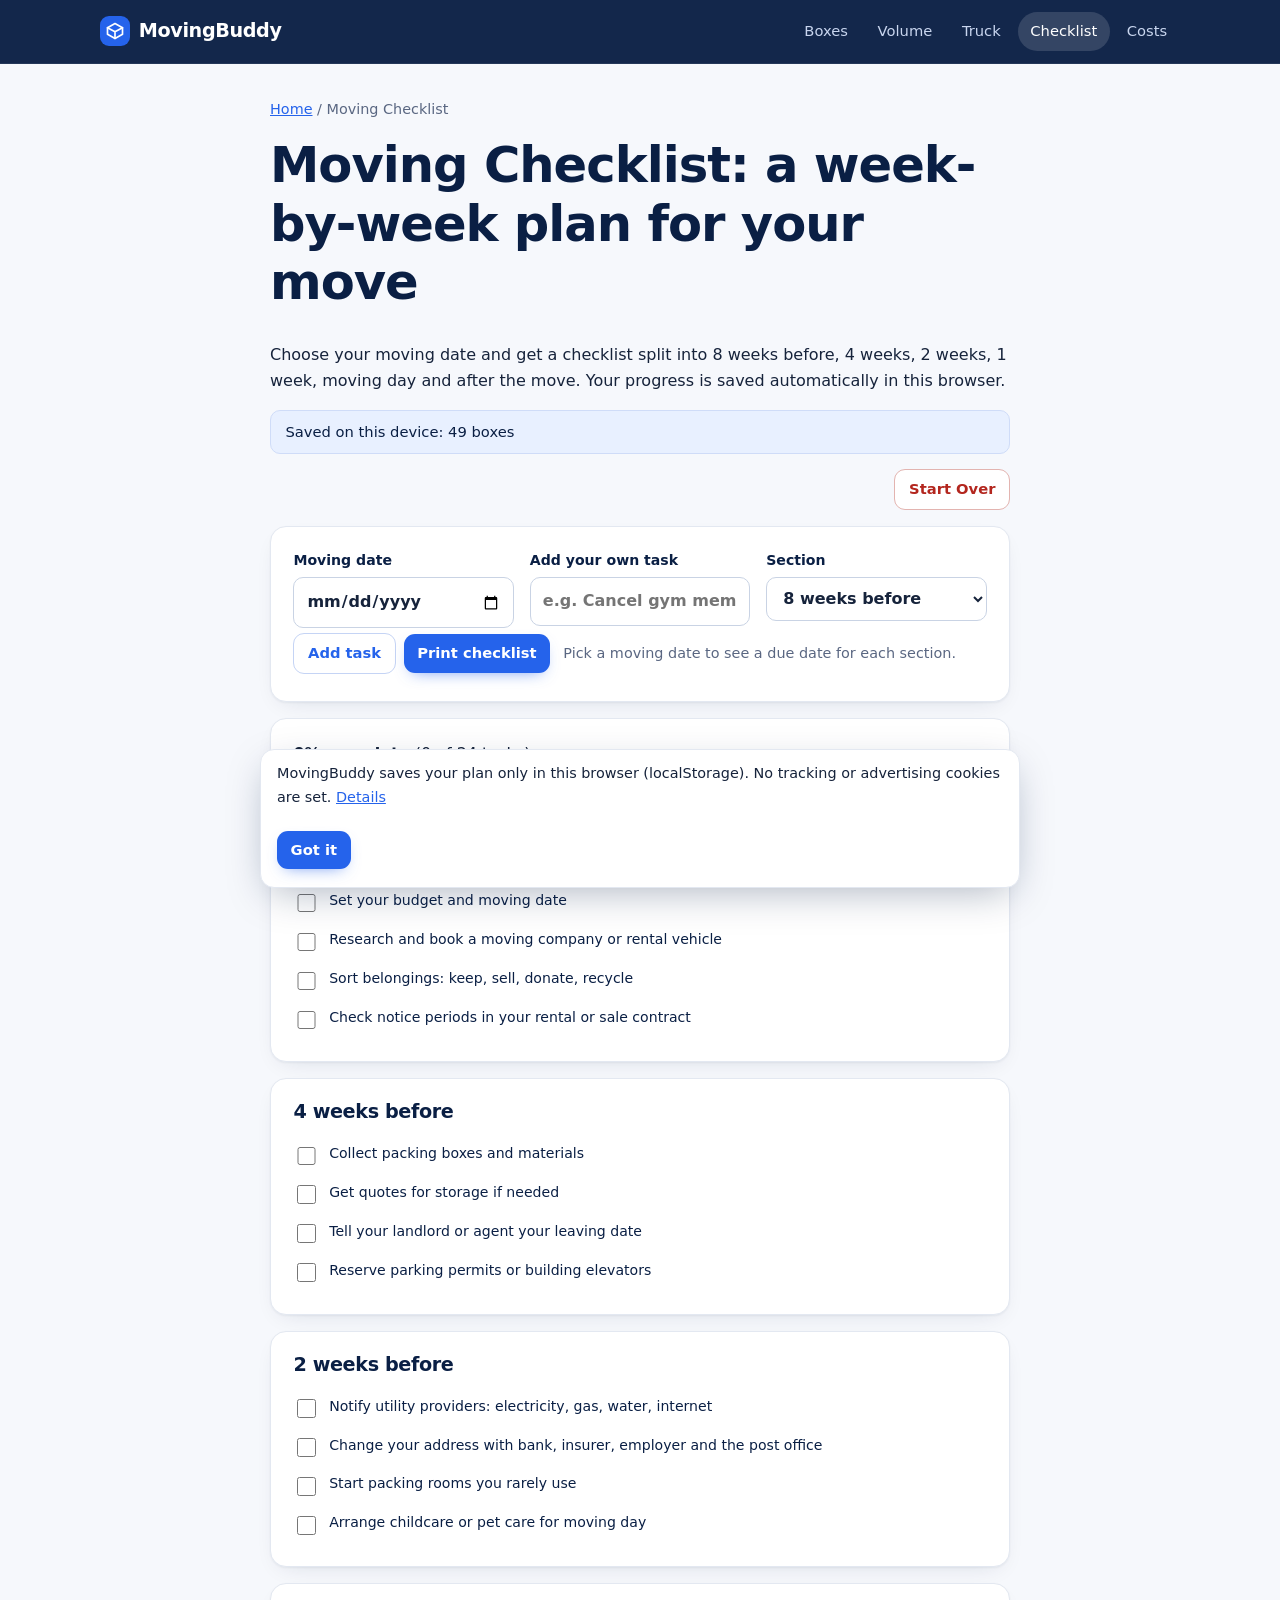
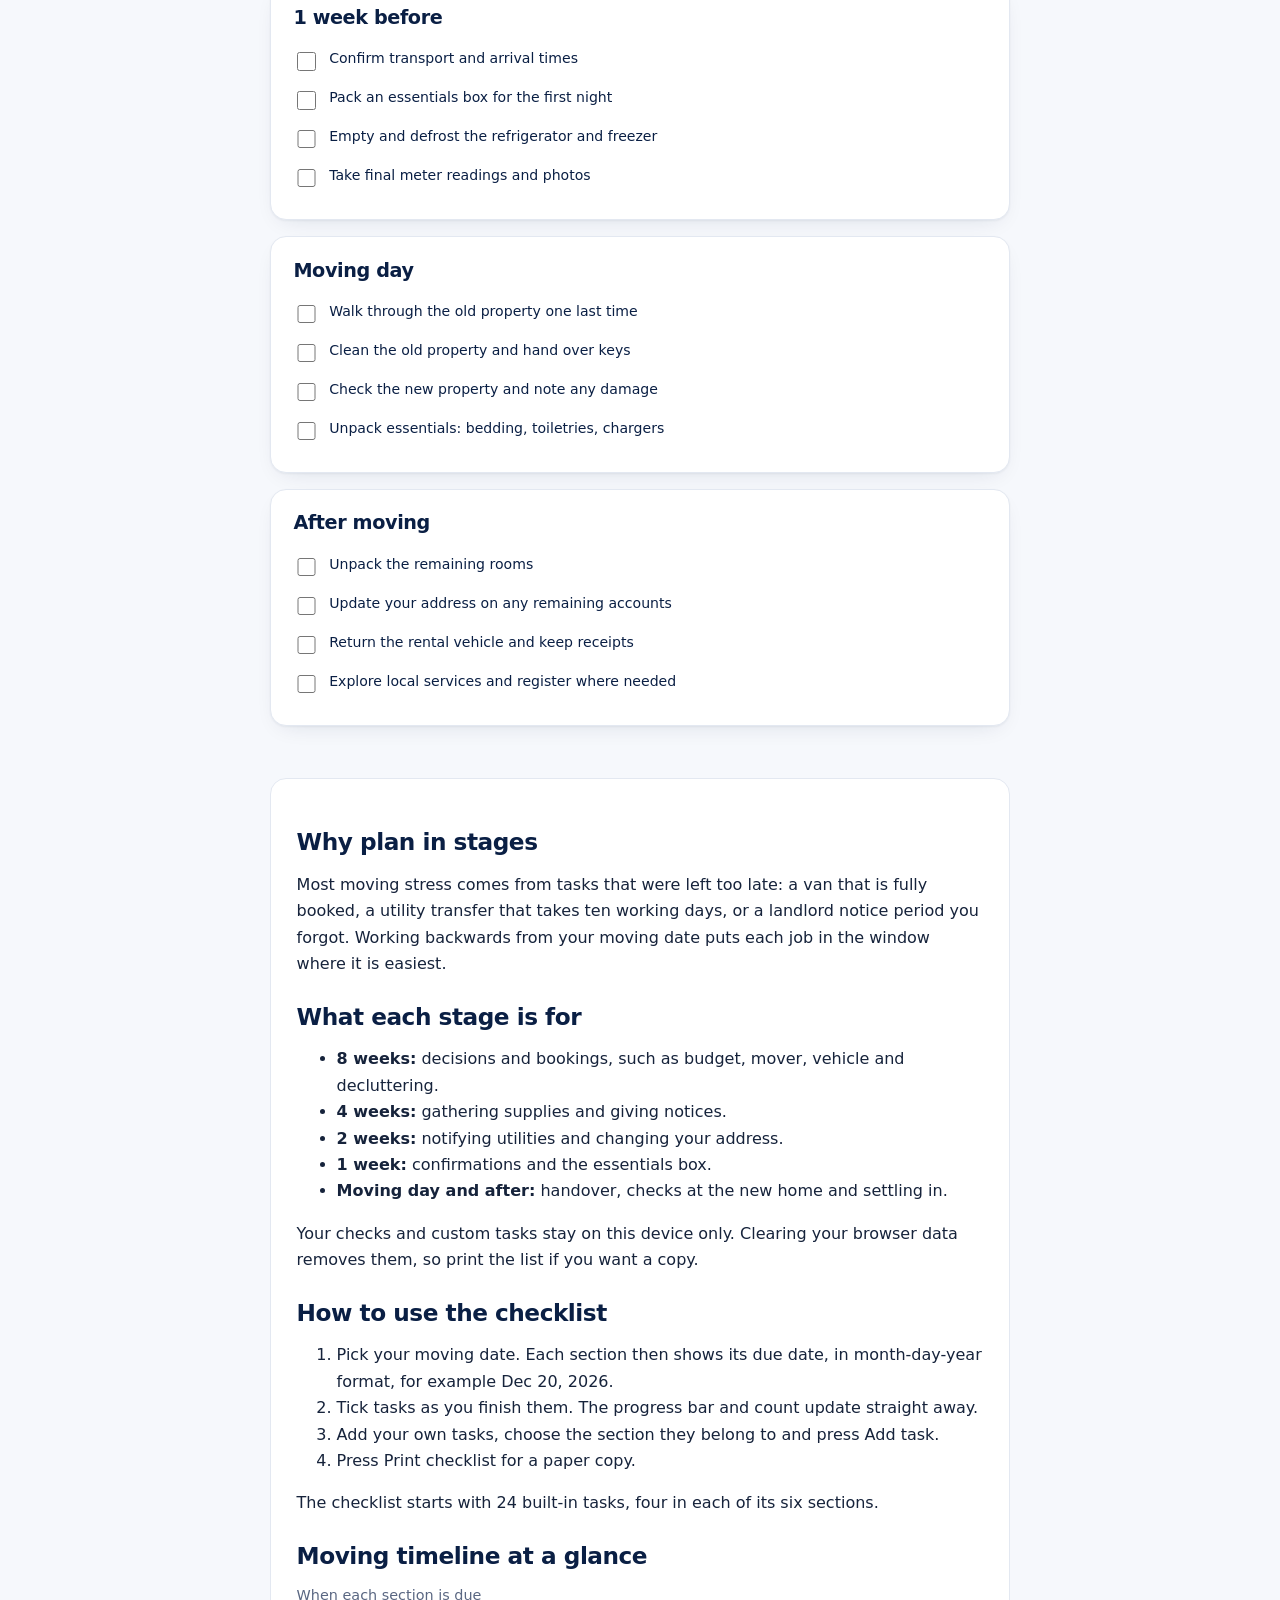
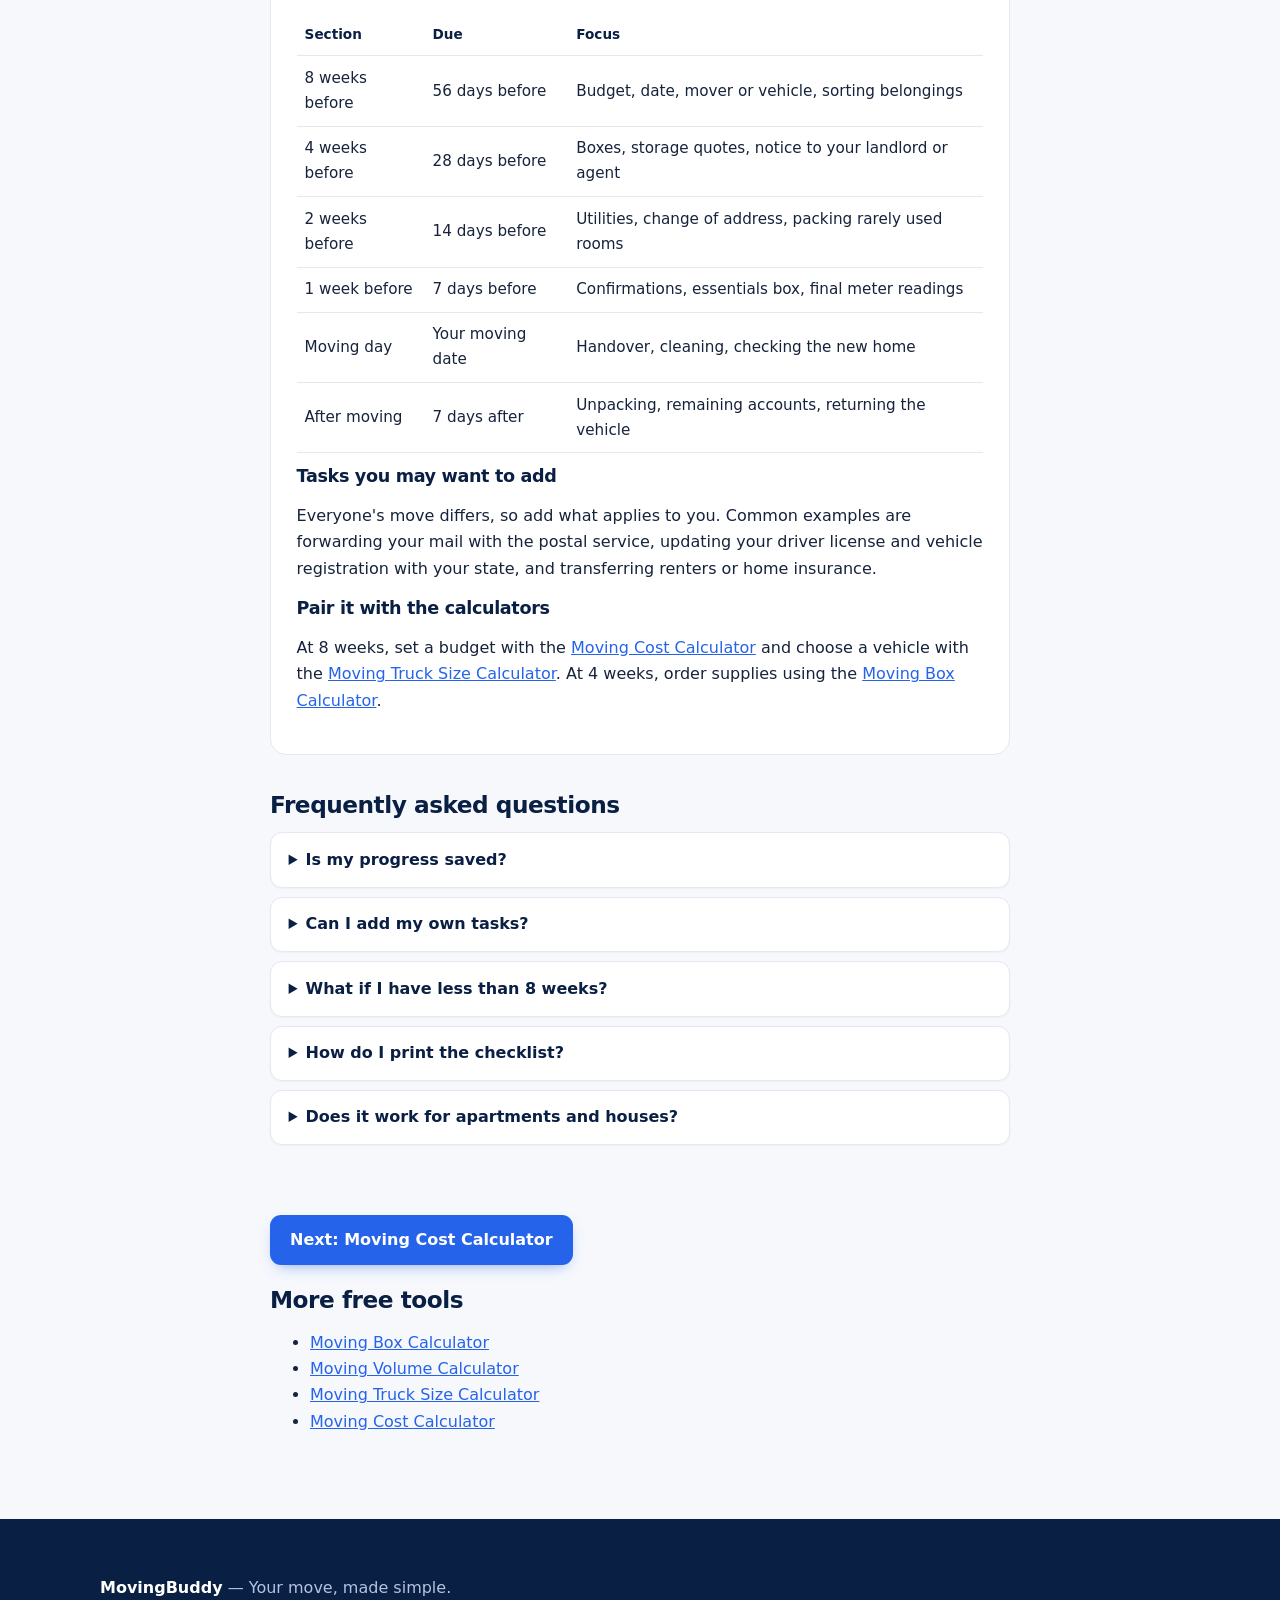
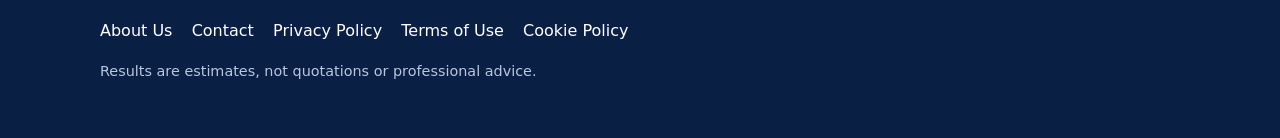
<file: public/moving-checklist.html>
<!doctype html><html lang="en"><head><meta charset="utf-8"><meta name="viewport" content="width=device-width,initial-scale=1"><title>Moving Checklist: A Week-by-Week Plan for Your Move</title><meta name="description" content="A free interactive moving checklist with due dates based on your moving date. Tick tasks off, add your own and print it."><link rel="canonical" href="https://movingbuddy.pages.dev/moving-checklist"><meta name="theme-color" content="#0b2545"><link rel="icon" href="favicon.svg" type="image/svg+xml"><meta property="og:type" content="website"><meta property="og:site_name" content="MovingBuddy"><meta property="og:title" content="Moving Checklist: A Week-by-Week Plan for Your Move"><meta property="og:description" content="A free interactive moving checklist with due dates based on your moving date. Tick tasks off, add your own and print it."><meta property="og:url" content="https://movingbuddy.pages.dev/moving-checklist"><meta property="og:locale" content="en_US"><meta property="og:image" content="https://movingbuddy.pages.dev/og-image.png"><meta property="og:image:width" content="1200"><meta property="og:image:height" content="630"><meta property="og:image:alt" content="MovingBuddy: free moving planner and calculators"><meta name="twitter:card" content="summary_large_image"><meta name="twitter:title" content="Moving Checklist: A Week-by-Week Plan for Your Move"><meta name="twitter:image" content="https://movingbuddy.pages.dev/og-image.png"><link rel="stylesheet" href="assets/style.css"><script type="application/ld+json">{"@context": "https://schema.org", "@type": "WebApplication", "name": "Moving Checklist", "url": "https://movingbuddy.pages.dev/moving-checklist", "applicationCategory": "UtilitiesApplication", "operatingSystem": "Any", "offers": {"@type": "Offer", "price": "0", "priceCurrency": "USD"}, "description": "A free interactive moving checklist with due dates based on your moving date. Tick tasks off, add your own and print it.", "inLanguage": "en-US", "isAccessibleForFree": true}</script><script type="application/ld+json">{"@context": "https://schema.org", "@type": "BreadcrumbList", "itemListElement": [{"@type": "ListItem", "position": 1, "name": "Home", "item": "https://movingbuddy.pages.dev/"}, {"@type": "ListItem", "position": 2, "name": "Moving Checklist", "item": "https://movingbuddy.pages.dev/moving-checklist"}]}</script></head><body><a class="skip" href="#main">Skip to content</a>
<header class="top"><div class="wrap"><a class="logo" href="/"><svg width="26" height="26" viewBox="0 0 24 24" fill="none" stroke="currentColor" stroke-width="2" stroke-linecap="round" stroke-linejoin="round" aria-hidden="true"><path d="M21 8 12 3 3 8v8l9 5 9-5z"/><path d="m3 8 9 5 9-5M12 13v8"/></svg> MovingBuddy</a><nav aria-label="Main"><a href="/box-calculator">Boxes</a><a href="/moving-volume-calculator">Volume</a><a href="/truck-size-calculator">Truck</a><a href="/moving-checklist" aria-current="page">Checklist</a><a href="/moving-cost-calculator">Costs</a></nav></div></header><main id="main"><div class="wrap narrow"><section><p class="note"><a href="/">Home</a> / Moving Checklist</p><h1>Moving Checklist: a week-by-week plan for your move</h1><p>Choose your moving date and get a checklist split into 8 weeks before, 4 weeks, 2 weeks, 1 week, moving day and after the move. Your progress is saved automatically in this browser.</p><div id="saved"></div>
<!-- AD SLOT 1 (below introduction) -->
<div data-tool="list"><noscript>This tool needs JavaScript enabled.</noscript></div>
<!-- AD SLOT 2 (below results, never inside controls) -->
</section><section class="prose"><h2>Why plan in stages</h2><p>Most moving stress comes from tasks that were left too late: a van that is fully booked, a utility transfer that takes ten working days, or a landlord notice period you forgot. Working backwards from your moving date puts each job in the window where it is easiest.</p><h2>What each stage is for</h2><ul><li><b>8 weeks:</b> decisions and bookings, such as budget, mover, vehicle and decluttering.</li><li><b>4 weeks:</b> gathering supplies and giving notices.</li><li><b>2 weeks:</b> notifying utilities and changing your address.</li><li><b>1 week:</b> confirmations and the essentials box.</li><li><b>Moving day and after:</b> handover, checks at the new home and settling in.</li></ul><p>Your checks and custom tasks stay on this device only. Clearing your browser data removes them, so print the list if you want a copy.</p><h2>How to use the checklist</h2><ol><li>Pick your moving date. Each section then shows its due date, in month-day-year format, for example Dec 20, 2026.</li><li>Tick tasks as you finish them. The progress bar and count update straight away.</li><li>Add your own tasks, choose the section they belong to and press Add task.</li><li>Press Print checklist for a paper copy.</li></ol><p>The checklist starts with 24 built-in tasks, four in each of its six sections.</p><h2>Moving timeline at a glance</h2><table><caption class="note">When each section is due</caption><tr><th>Section</th><th>Due</th><th>Focus</th></tr><tr><td>8 weeks before</td><td>56 days before</td><td>Budget, date, mover or vehicle, sorting belongings</td></tr><tr><td>4 weeks before</td><td>28 days before</td><td>Boxes, storage quotes, notice to your landlord or agent</td></tr><tr><td>2 weeks before</td><td>14 days before</td><td>Utilities, change of address, packing rarely used rooms</td></tr><tr><td>1 week before</td><td>7 days before</td><td>Confirmations, essentials box, final meter readings</td></tr><tr><td>Moving day</td><td>Your moving date</td><td>Handover, cleaning, checking the new home</td></tr><tr><td>After moving</td><td>7 days after</td><td>Unpacking, remaining accounts, returning the vehicle</td></tr></table><h3>Tasks you may want to add</h3><p>Everyone's move differs, so add what applies to you. Common examples are forwarding your mail with the postal service, updating your driver license and vehicle registration with your state, and transferring renters or home insurance.</p><h3>Pair it with the calculators</h3><p>At 8 weeks, set a budget with the <a href="/moving-cost-calculator">Moving Cost Calculator</a> and choose a vehicle with the <a href="/truck-size-calculator">Moving Truck Size Calculator</a>. At 4 weeks, order supplies using the <a href="/box-calculator">Moving Box Calculator</a>.</p></section>
<!-- AD SLOT 3 (between guide and FAQ) -->
<section><h2>Frequently asked questions</h2><details><summary>Is my progress saved?</summary><p>Yes, automatically in your browser&#x27;s localStorage. It is not sent to a server.</p></details><details><summary>Can I add my own tasks?</summary><p>Yes. Type a task, choose a section and press Add task.</p></details><details><summary>What if I have less than 8 weeks?</summary><p>Start with the closest stage and work through the earlier ones as quickly as you can. Moving company and utility tasks are the most urgent.</p></details><details><summary>How do I print the checklist?</summary><p>Press the Print checklist button. Buttons and navigation are hidden in the printed version.</p></details><details><summary>Does it work for apartments and houses?</summary><p>Yes. The tasks are general, so add anything specific to your home with the custom task form.</p></details></section>
<section><p><a class="btn" href="/moving-cost-calculator">Next: Moving Cost Calculator</a></p><h2>More free tools</h2><ul><li><a href="/box-calculator">Moving Box Calculator</a></li><li><a href="/moving-volume-calculator">Moving Volume Calculator</a></li><li><a href="/truck-size-calculator">Moving Truck Size Calculator</a></li><li><a href="/moving-cost-calculator">Moving Cost Calculator</a></li></ul></section></div></main><footer><div class="wrap"><p><b>MovingBuddy</b> — Your move, made simple.</p><p><a href="/about">About Us</a><a href="/contact">Contact</a><a href="/privacy">Privacy Policy</a><a href="/terms">Terms of Use</a><a href="/cookies">Cookie Policy</a></p><p class="note" style="color:#b8c7e0">Results are estimates, not quotations or professional advice.</p></div></footer><script src="assets/app.js" defer></script></body></html>
</file>
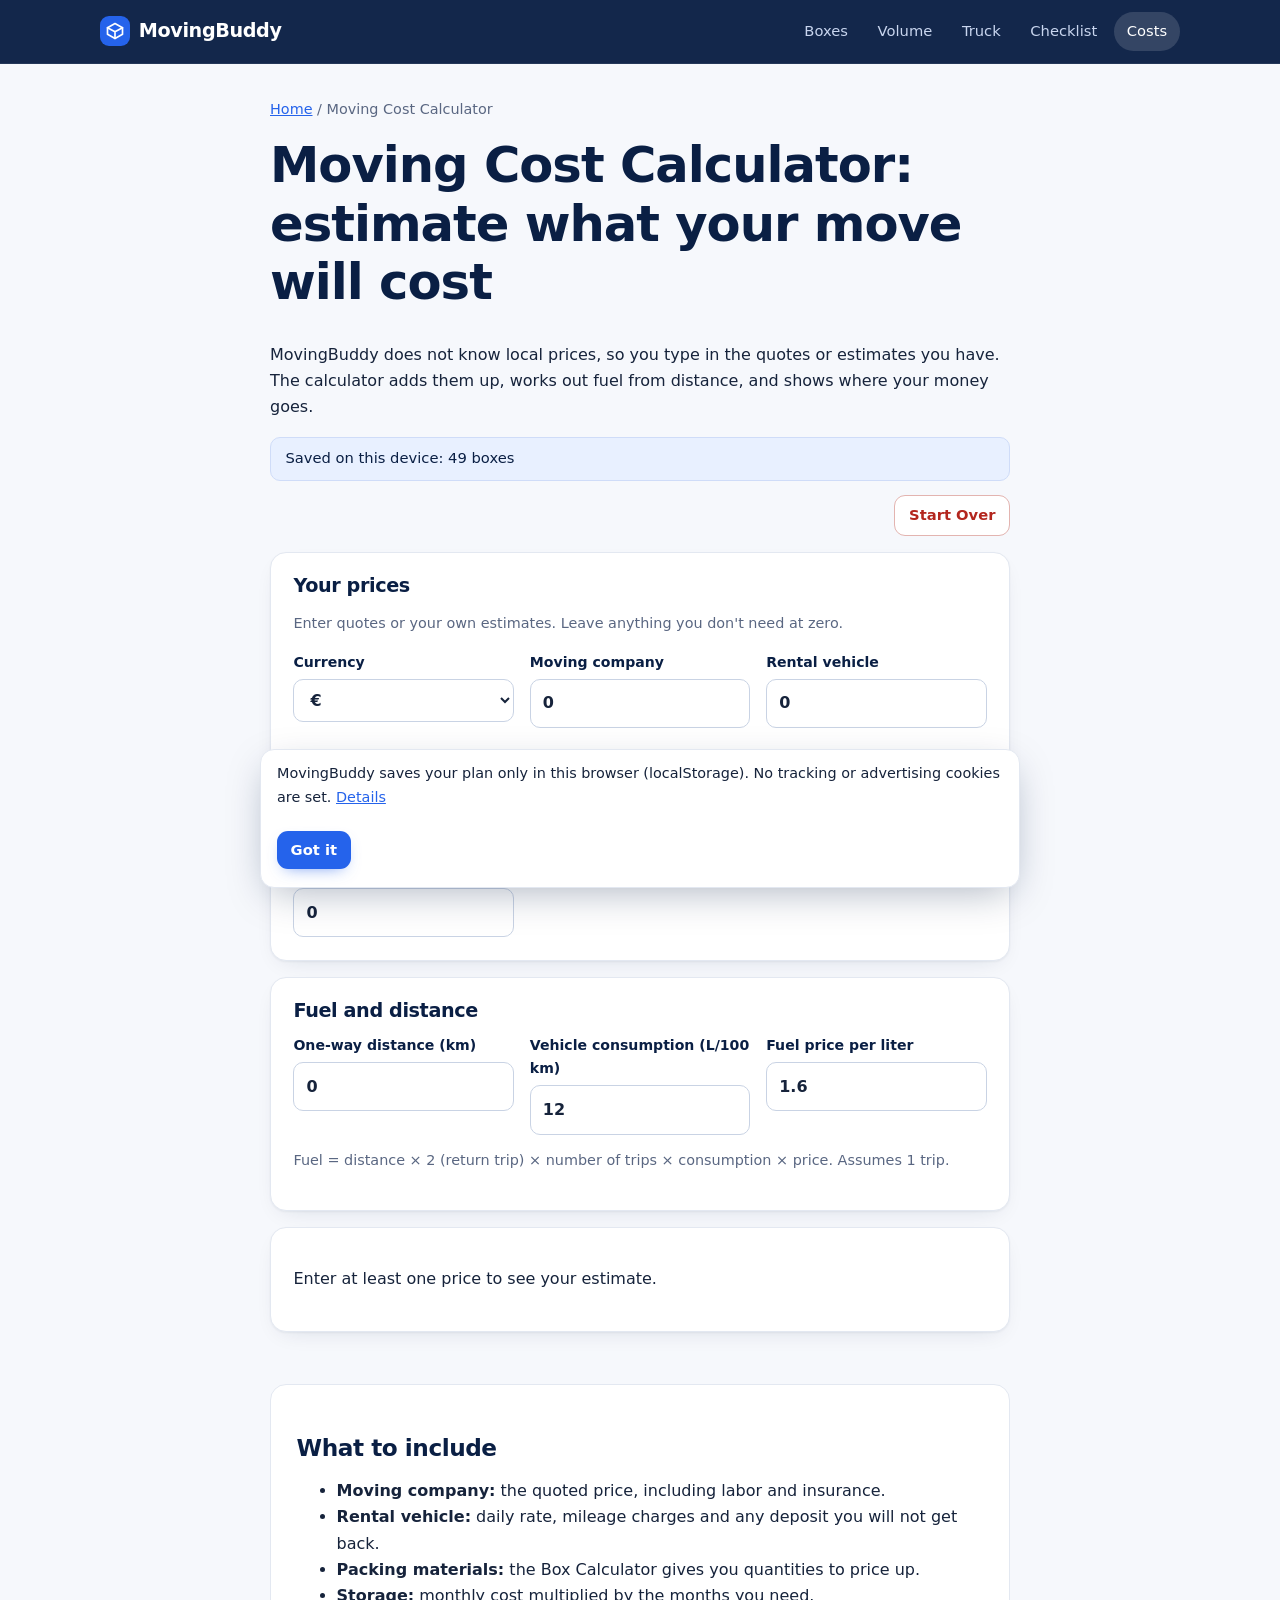
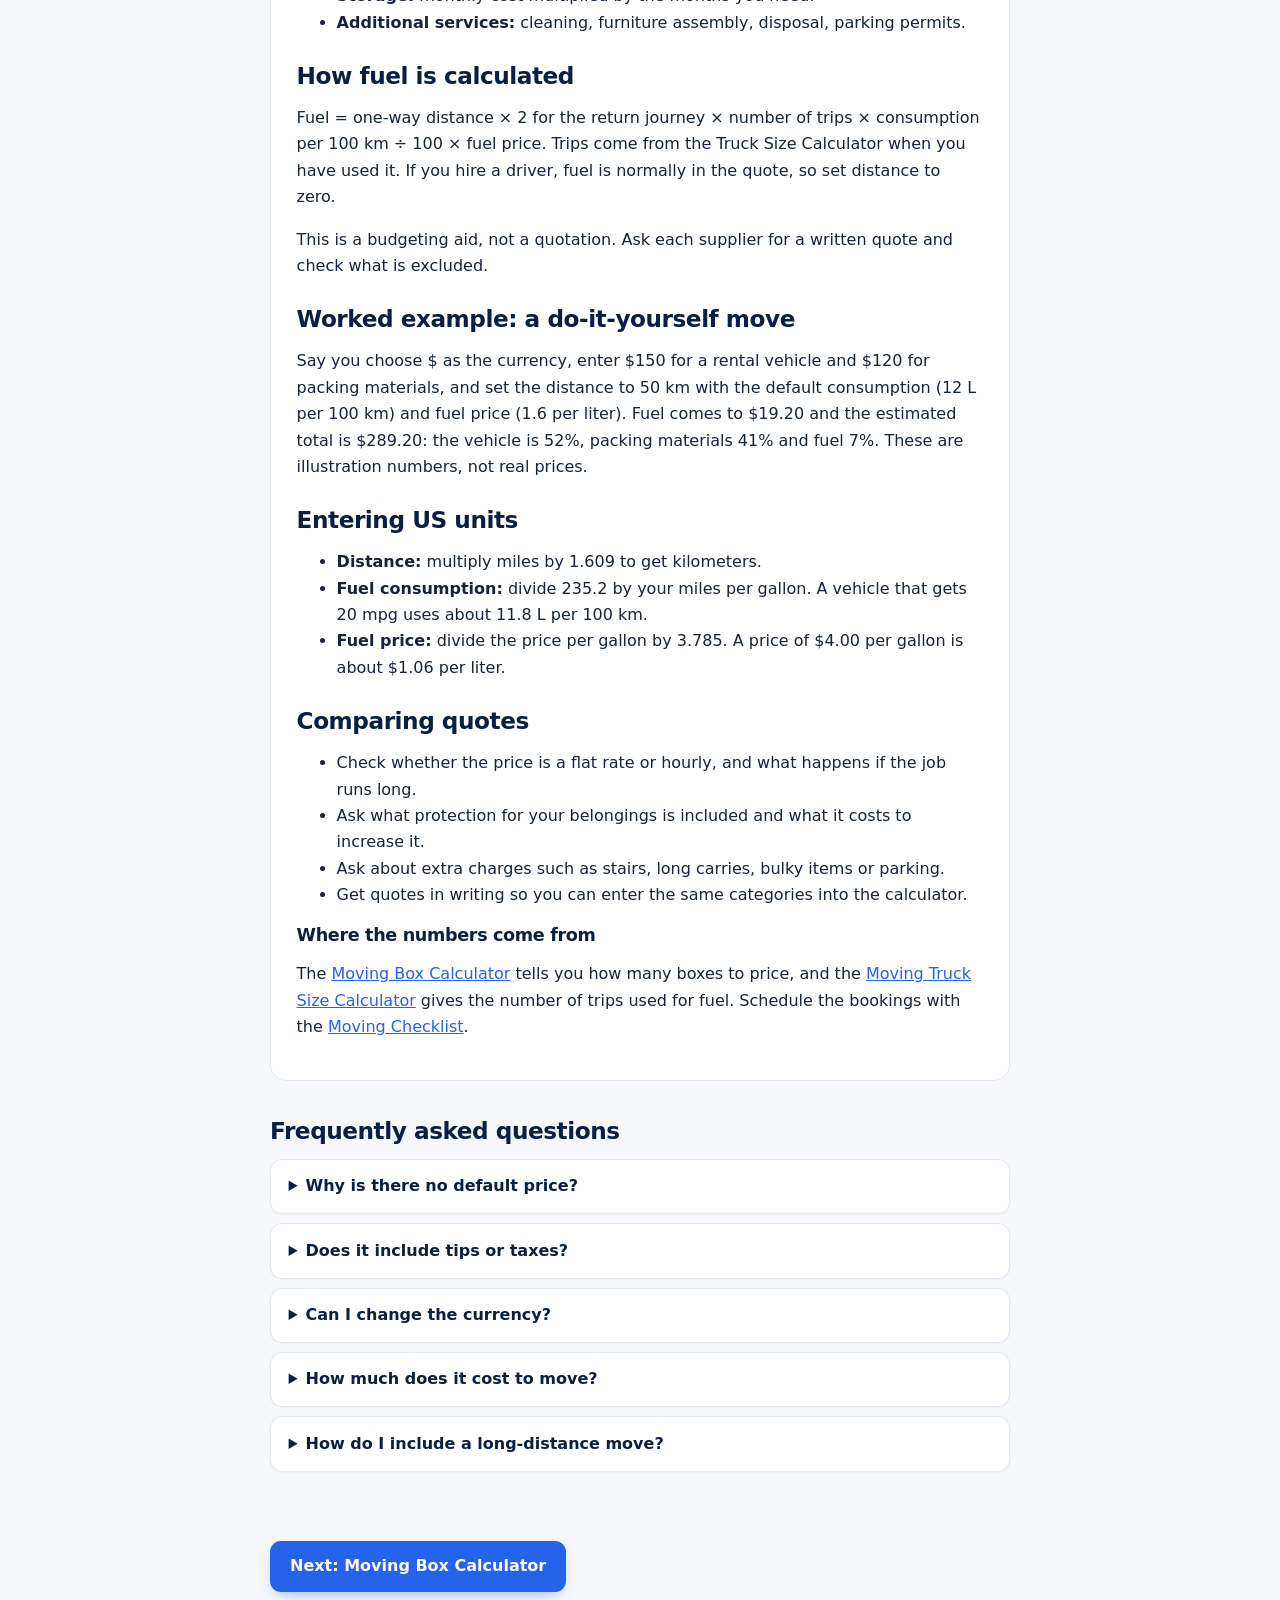
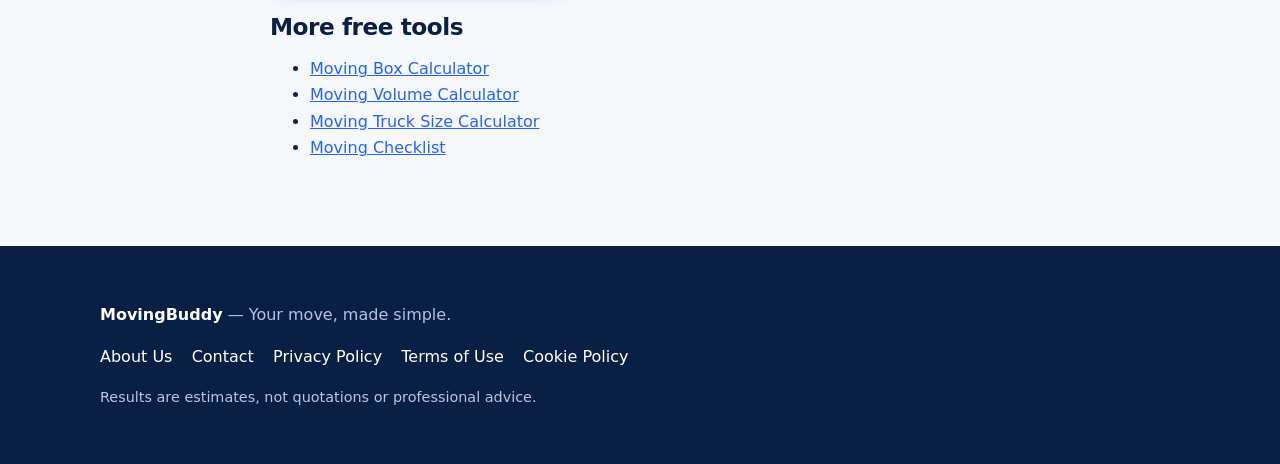
<file: public/moving-cost-calculator.html>
<!doctype html><html lang="en"><head><meta charset="utf-8"><meta name="viewport" content="width=device-width,initial-scale=1"><title>Moving Cost Calculator: Estimate What Your Move Will Cost</title><meta name="description" content="Estimate your total moving cost from movers, vehicle rental, packing materials, fuel, storage and extras. Enter your own prices."><link rel="canonical" href="https://movingbuddy.pages.dev/moving-cost-calculator"><meta name="theme-color" content="#0b2545"><link rel="icon" href="favicon.svg" type="image/svg+xml"><meta property="og:type" content="website"><meta property="og:site_name" content="MovingBuddy"><meta property="og:title" content="Moving Cost Calculator: Estimate What Your Move Will Cost"><meta property="og:description" content="Estimate your total moving cost from movers, vehicle rental, packing materials, fuel, storage and extras. Enter your own prices."><meta property="og:url" content="https://movingbuddy.pages.dev/moving-cost-calculator"><meta property="og:locale" content="en_US"><meta property="og:image" content="https://movingbuddy.pages.dev/og-image.png"><meta property="og:image:width" content="1200"><meta property="og:image:height" content="630"><meta property="og:image:alt" content="MovingBuddy: free moving planner and calculators"><meta name="twitter:card" content="summary_large_image"><meta name="twitter:title" content="Moving Cost Calculator: Estimate What Your Move Will Cost"><meta name="twitter:image" content="https://movingbuddy.pages.dev/og-image.png"><link rel="stylesheet" href="assets/style.css"><script type="application/ld+json">{"@context": "https://schema.org", "@type": "WebApplication", "name": "Moving Cost Calculator", "url": "https://movingbuddy.pages.dev/moving-cost-calculator", "applicationCategory": "UtilitiesApplication", "operatingSystem": "Any", "offers": {"@type": "Offer", "price": "0", "priceCurrency": "USD"}, "description": "Estimate your total moving cost from movers, vehicle rental, packing materials, fuel, storage and extras. Enter your own prices.", "inLanguage": "en-US", "isAccessibleForFree": true}</script><script type="application/ld+json">{"@context": "https://schema.org", "@type": "BreadcrumbList", "itemListElement": [{"@type": "ListItem", "position": 1, "name": "Home", "item": "https://movingbuddy.pages.dev/"}, {"@type": "ListItem", "position": 2, "name": "Moving Cost Calculator", "item": "https://movingbuddy.pages.dev/moving-cost-calculator"}]}</script></head><body><a class="skip" href="#main">Skip to content</a>
<header class="top"><div class="wrap"><a class="logo" href="/"><svg width="26" height="26" viewBox="0 0 24 24" fill="none" stroke="currentColor" stroke-width="2" stroke-linecap="round" stroke-linejoin="round" aria-hidden="true"><path d="M21 8 12 3 3 8v8l9 5 9-5z"/><path d="m3 8 9 5 9-5M12 13v8"/></svg> MovingBuddy</a><nav aria-label="Main"><a href="/box-calculator">Boxes</a><a href="/moving-volume-calculator">Volume</a><a href="/truck-size-calculator">Truck</a><a href="/moving-checklist">Checklist</a><a href="/moving-cost-calculator" aria-current="page">Costs</a></nav></div></header><main id="main"><div class="wrap narrow"><section><p class="note"><a href="/">Home</a> / Moving Cost Calculator</p><h1>Moving Cost Calculator: estimate what your move will cost</h1><p>MovingBuddy does not know local prices, so you type in the quotes or estimates you have. The calculator adds them up, works out fuel from distance, and shows where your money goes.</p><div id="saved"></div>
<!-- AD SLOT 1 (below introduction) -->
<div data-tool="cost"><noscript>This tool needs JavaScript enabled.</noscript></div>
<!-- AD SLOT 2 (below results, never inside controls) -->
</section><section class="prose"><h2>What to include</h2><ul><li><b>Moving company:</b> the quoted price, including labor and insurance.</li><li><b>Rental vehicle:</b> daily rate, mileage charges and any deposit you will not get back.</li><li><b>Packing materials:</b> the Box Calculator gives you quantities to price up.</li><li><b>Storage:</b> monthly cost multiplied by the months you need.</li><li><b>Additional services:</b> cleaning, furniture assembly, disposal, parking permits.</li></ul><h2>How fuel is calculated</h2><p>Fuel = one-way distance × 2 for the return journey × number of trips × consumption per 100 km ÷ 100 × fuel price. Trips come from the Truck Size Calculator when you have used it. If you hire a driver, fuel is normally in the quote, so set distance to zero.</p><p>This is a budgeting aid, not a quotation. Ask each supplier for a written quote and check what is excluded.</p><h2>Worked example: a do-it-yourself move</h2><p>Say you choose $ as the currency, enter $150 for a rental vehicle and $120 for packing materials, and set the distance to 50 km with the default consumption (12 L per 100 km) and fuel price (1.6 per liter). Fuel comes to $19.20 and the estimated total is $289.20: the vehicle is 52%, packing materials 41% and fuel 7%. These are illustration numbers, not real prices.</p><h2>Entering US units</h2><ul><li><b>Distance:</b> multiply miles by 1.609 to get kilometers.</li><li><b>Fuel consumption:</b> divide 235.2 by your miles per gallon. A vehicle that gets 20 mpg uses about 11.8 L per 100 km.</li><li><b>Fuel price:</b> divide the price per gallon by 3.785. A price of $4.00 per gallon is about $1.06 per liter.</li></ul><h2>Comparing quotes</h2><ul><li>Check whether the price is a flat rate or hourly, and what happens if the job runs long.</li><li>Ask what protection for your belongings is included and what it costs to increase it.</li><li>Ask about extra charges such as stairs, long carries, bulky items or parking.</li><li>Get quotes in writing so you can enter the same categories into the calculator.</li></ul><h3>Where the numbers come from</h3><p>The <a href="/box-calculator">Moving Box Calculator</a> tells you how many boxes to price, and the <a href="/truck-size-calculator">Moving Truck Size Calculator</a> gives the number of trips used for fuel. Schedule the bookings with the <a href="/moving-checklist">Moving Checklist</a>.</p></section>
<!-- AD SLOT 3 (between guide and FAQ) -->
<section><h2>Frequently asked questions</h2><details><summary>Why is there no default price?</summary><p>Prices vary a lot by country, season and distance. Using your own numbers is more honest than guessing.</p></details><details><summary>Does it include tips or taxes?</summary><p>Only if you enter them. Use Other expenses for anything not covered.</p></details><details><summary>Can I change the currency?</summary><p>Yes, choose €, $ or £ at the top.</p></details><details><summary>How much does it cost to move?</summary><p>There is no single answer, because the cost depends on distance, the size of your load, the help you need and the time of year. This calculator has no built-in prices. Enter your own quotes and estimates to see your total.</p></details><details><summary>How do I include a long-distance move?</summary><p>Enter the one-way distance in kilometers. If you have used the Truck Size Calculator, its trip count is applied to fuel.</p></details></section>
<section><p><a class="btn" href="/box-calculator">Next: Moving Box Calculator</a></p><h2>More free tools</h2><ul><li><a href="/box-calculator">Moving Box Calculator</a></li><li><a href="/moving-volume-calculator">Moving Volume Calculator</a></li><li><a href="/truck-size-calculator">Moving Truck Size Calculator</a></li><li><a href="/moving-checklist">Moving Checklist</a></li></ul></section></div></main><footer><div class="wrap"><p><b>MovingBuddy</b> — Your move, made simple.</p><p><a href="/about">About Us</a><a href="/contact">Contact</a><a href="/privacy">Privacy Policy</a><a href="/terms">Terms of Use</a><a href="/cookies">Cookie Policy</a></p><p class="note" style="color:#b8c7e0">Results are estimates, not quotations or professional advice.</p></div></footer><script src="assets/app.js" defer></script></body></html>
</file>
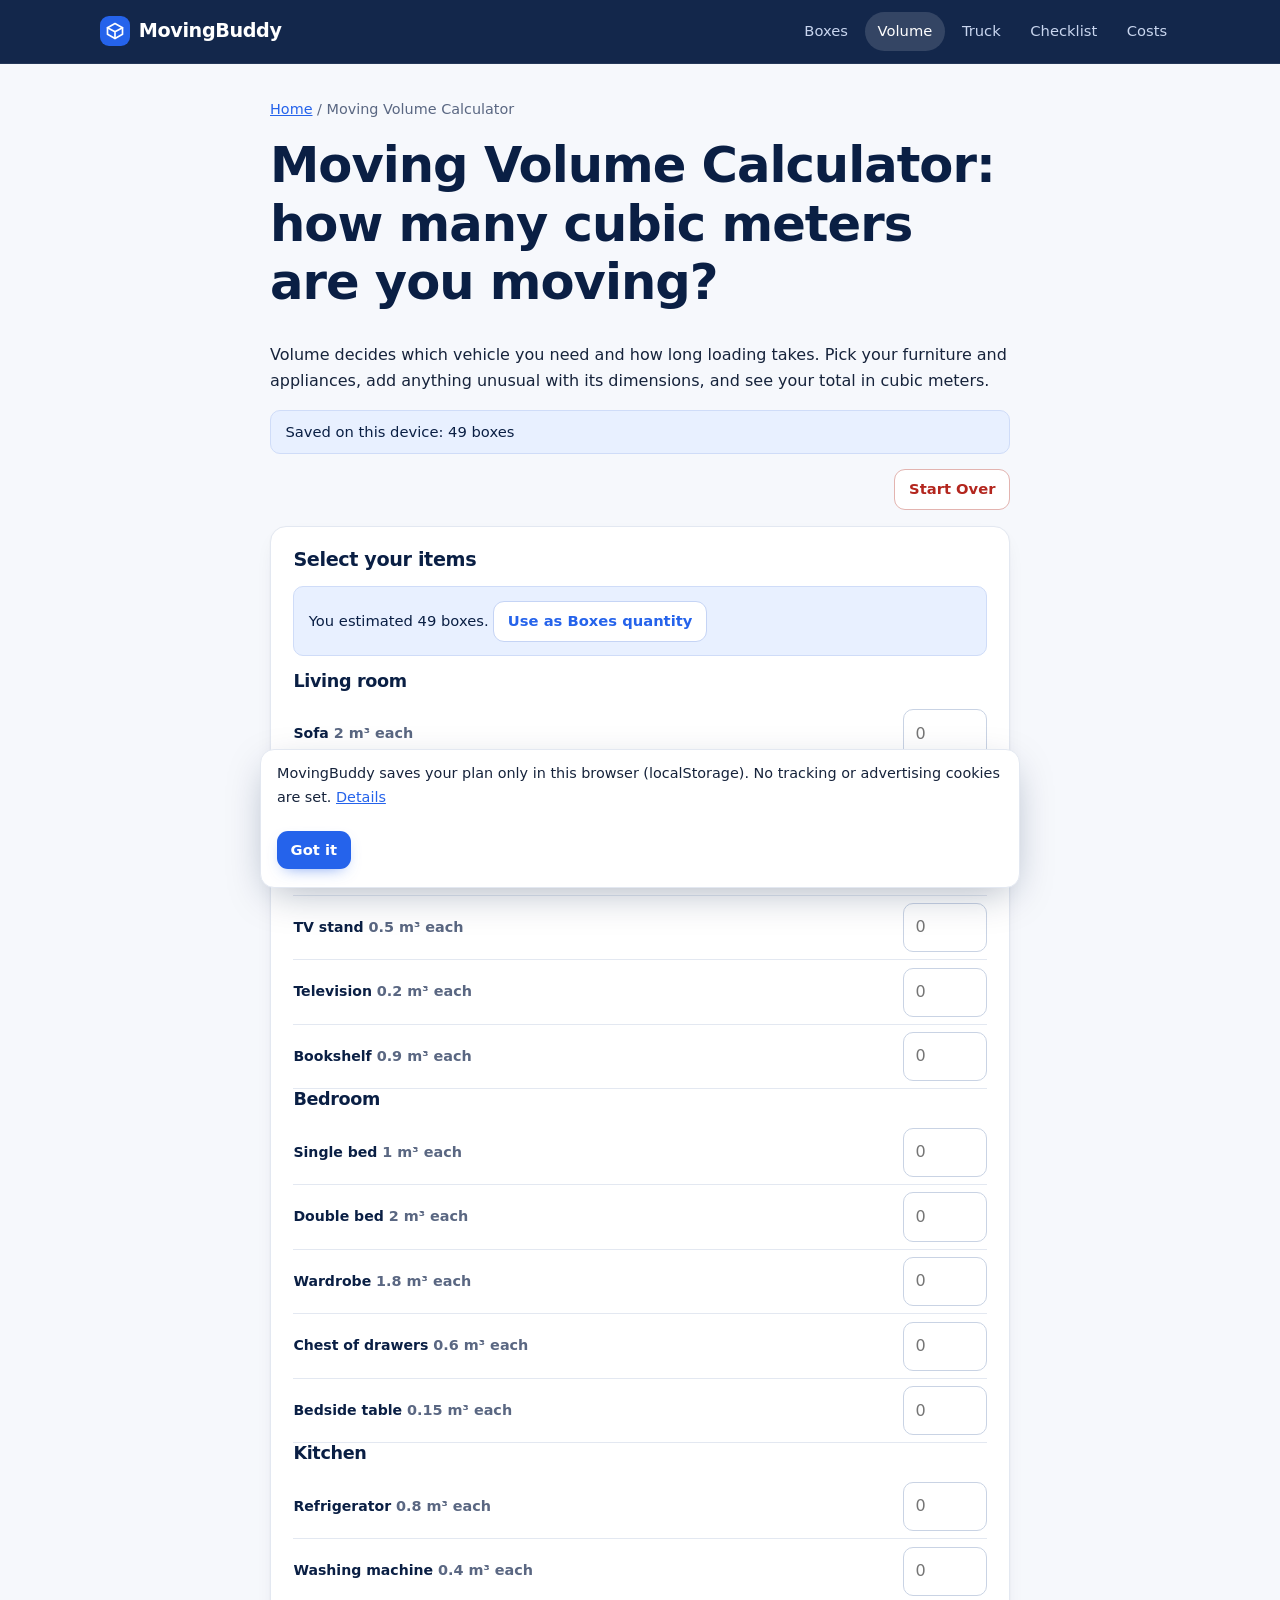
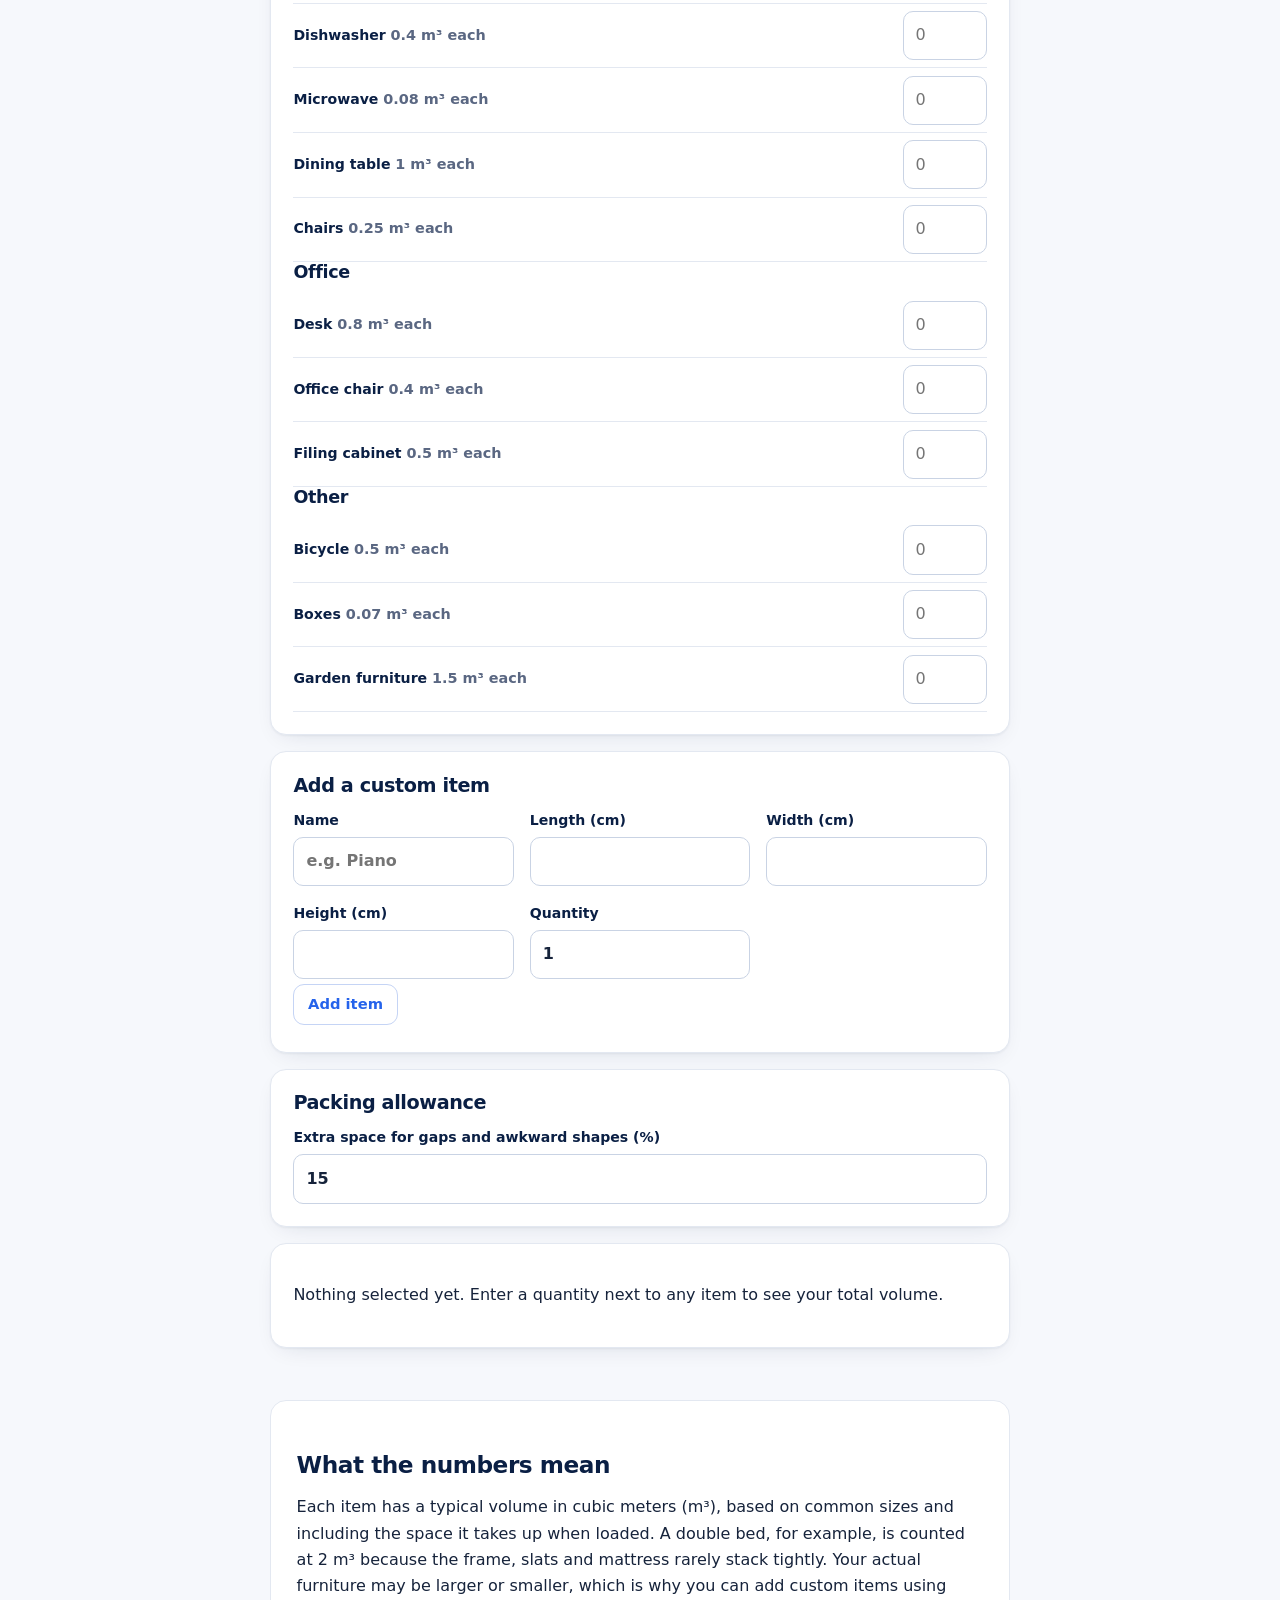
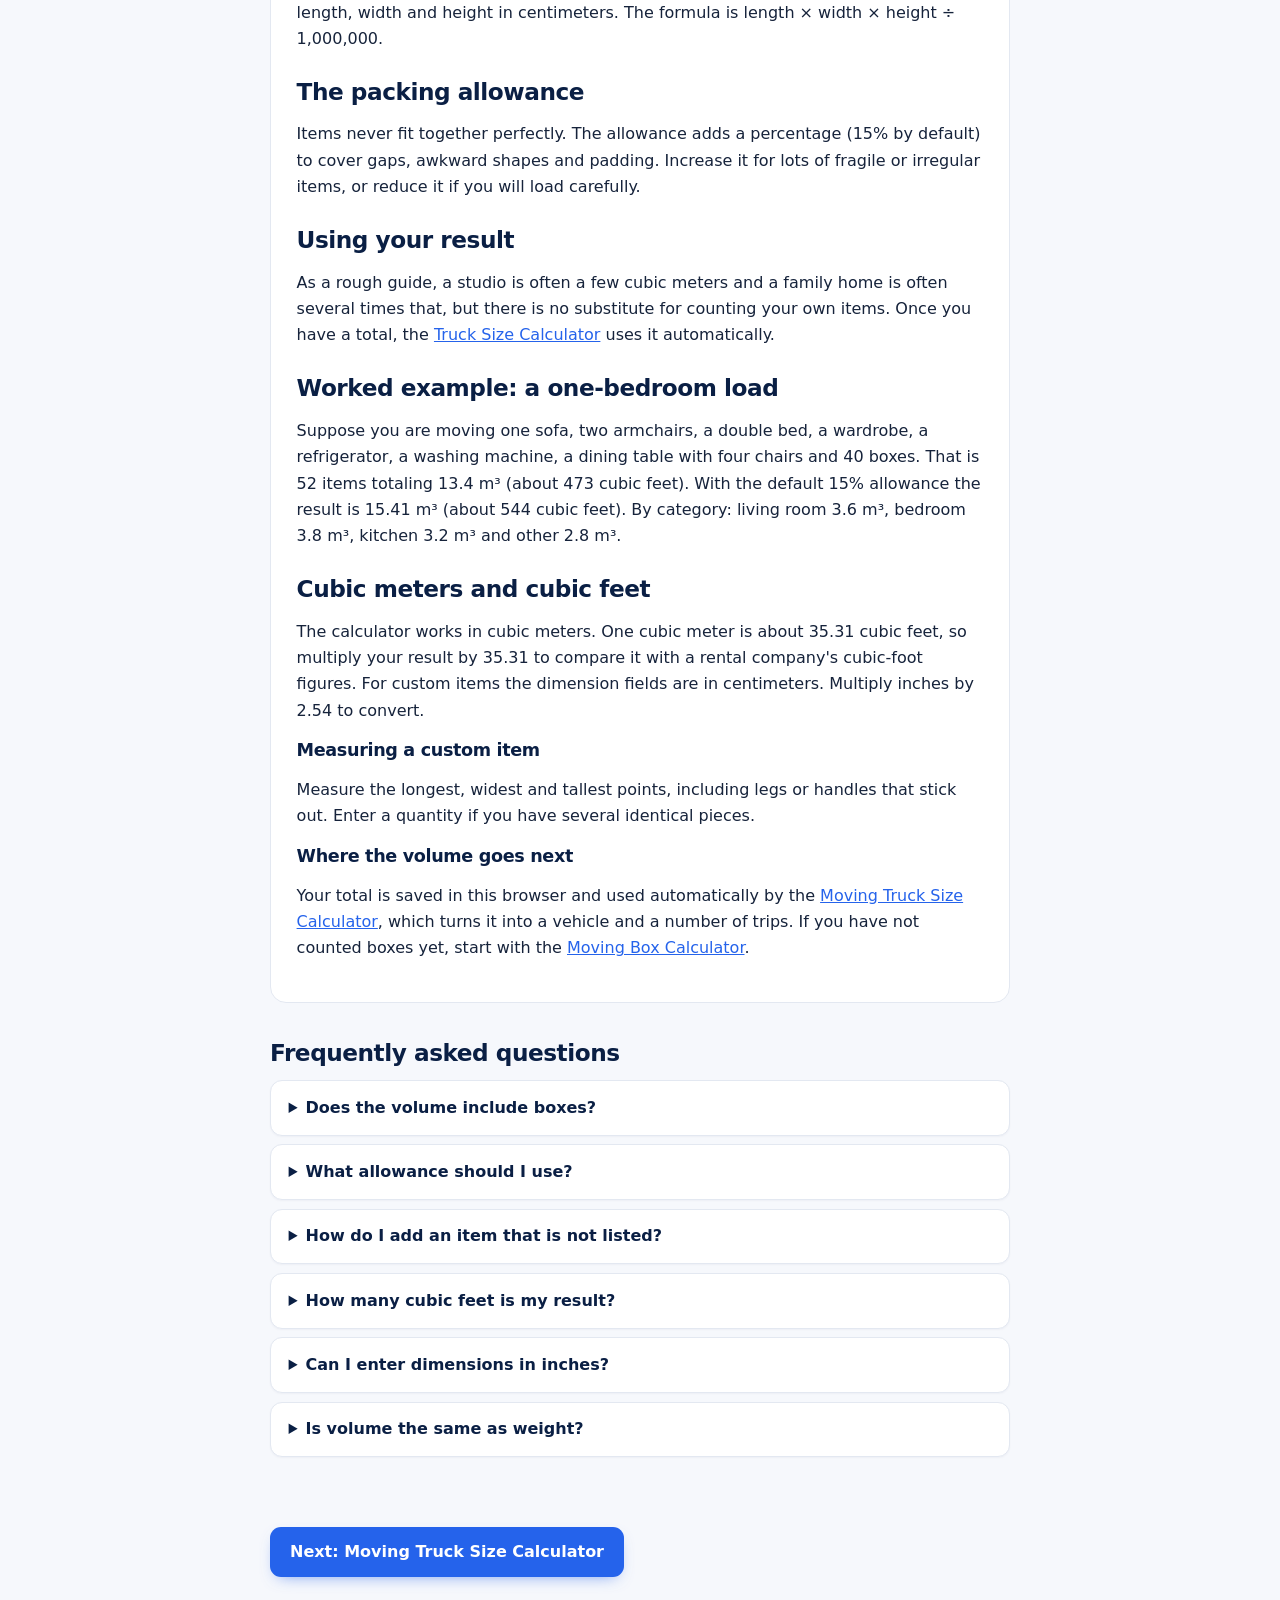
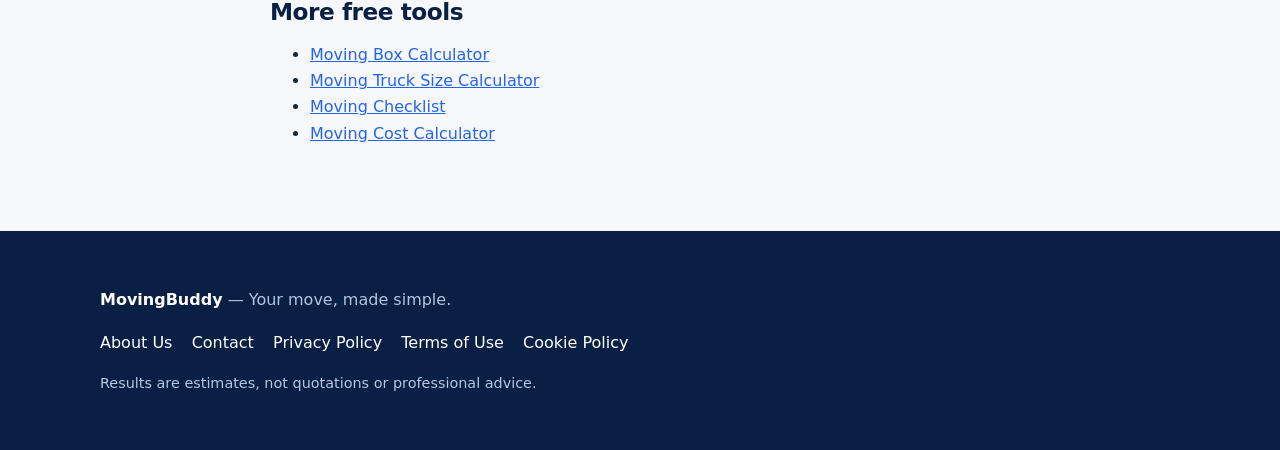
<file: public/moving-volume-calculator.html>
<!doctype html><html lang="en"><head><meta charset="utf-8"><meta name="viewport" content="width=device-width,initial-scale=1"><title>Moving Volume Calculator: Estimate Your Load in m³</title><meta name="description" content="Add your furniture and appliances to estimate the total volume of your move in cubic meters, with a packing allowance and category breakdown."><link rel="canonical" href="https://movingbuddy.pages.dev/moving-volume-calculator"><meta name="theme-color" content="#0b2545"><link rel="icon" href="favicon.svg" type="image/svg+xml"><meta property="og:type" content="website"><meta property="og:site_name" content="MovingBuddy"><meta property="og:title" content="Moving Volume Calculator: Estimate Your Load in m³"><meta property="og:description" content="Add your furniture and appliances to estimate the total volume of your move in cubic meters, with a packing allowance and category breakdown."><meta property="og:url" content="https://movingbuddy.pages.dev/moving-volume-calculator"><meta property="og:locale" content="en_US"><meta property="og:image" content="https://movingbuddy.pages.dev/og-image.png"><meta property="og:image:width" content="1200"><meta property="og:image:height" content="630"><meta property="og:image:alt" content="MovingBuddy: free moving planner and calculators"><meta name="twitter:card" content="summary_large_image"><meta name="twitter:title" content="Moving Volume Calculator: Estimate Your Load in m³"><meta name="twitter:image" content="https://movingbuddy.pages.dev/og-image.png"><link rel="stylesheet" href="assets/style.css"><script type="application/ld+json">{"@context": "https://schema.org", "@type": "WebApplication", "name": "Moving Volume Calculator", "url": "https://movingbuddy.pages.dev/moving-volume-calculator", "applicationCategory": "UtilitiesApplication", "operatingSystem": "Any", "offers": {"@type": "Offer", "price": "0", "priceCurrency": "USD"}, "description": "Add your furniture and appliances to estimate the total volume of your move in cubic meters, with a packing allowance and category breakdown.", "inLanguage": "en-US", "isAccessibleForFree": true}</script><script type="application/ld+json">{"@context": "https://schema.org", "@type": "BreadcrumbList", "itemListElement": [{"@type": "ListItem", "position": 1, "name": "Home", "item": "https://movingbuddy.pages.dev/"}, {"@type": "ListItem", "position": 2, "name": "Moving Volume Calculator", "item": "https://movingbuddy.pages.dev/moving-volume-calculator"}]}</script></head><body><a class="skip" href="#main">Skip to content</a>
<header class="top"><div class="wrap"><a class="logo" href="/"><svg width="26" height="26" viewBox="0 0 24 24" fill="none" stroke="currentColor" stroke-width="2" stroke-linecap="round" stroke-linejoin="round" aria-hidden="true"><path d="M21 8 12 3 3 8v8l9 5 9-5z"/><path d="m3 8 9 5 9-5M12 13v8"/></svg> MovingBuddy</a><nav aria-label="Main"><a href="/box-calculator">Boxes</a><a href="/moving-volume-calculator" aria-current="page">Volume</a><a href="/truck-size-calculator">Truck</a><a href="/moving-checklist">Checklist</a><a href="/moving-cost-calculator">Costs</a></nav></div></header><main id="main"><div class="wrap narrow"><section><p class="note"><a href="/">Home</a> / Moving Volume Calculator</p><h1>Moving Volume Calculator: how many cubic meters are you moving?</h1><p>Volume decides which vehicle you need and how long loading takes. Pick your furniture and appliances, add anything unusual with its dimensions, and see your total in cubic meters.</p><div id="saved"></div>
<!-- AD SLOT 1 (below introduction) -->
<div data-tool="vol"><noscript>This tool needs JavaScript enabled.</noscript></div>
<!-- AD SLOT 2 (below results, never inside controls) -->
</section><section class="prose"><h2>What the numbers mean</h2><p>Each item has a typical volume in cubic meters (m³), based on common sizes and including the space it takes up when loaded. A double bed, for example, is counted at 2 m³ because the frame, slats and mattress rarely stack tightly. Your actual furniture may be larger or smaller, which is why you can add custom items using length, width and height in centimeters. The formula is length × width × height ÷ 1,000,000.</p><h2>The packing allowance</h2><p>Items never fit together perfectly. The allowance adds a percentage (15% by default) to cover gaps, awkward shapes and padding. Increase it for lots of fragile or irregular items, or reduce it if you will load carefully.</p><h2>Using your result</h2><p>As a rough guide, a studio is often a few cubic meters and a family home is often several times that, but there is no substitute for counting your own items. Once you have a total, the <a href="/truck-size-calculator">Truck Size Calculator</a> uses it automatically.</p><h2>Worked example: a one-bedroom load</h2><p>Suppose you are moving one sofa, two armchairs, a double bed, a wardrobe, a refrigerator, a washing machine, a dining table with four chairs and 40 boxes. That is 52 items totaling 13.4 m³ (about 473 cubic feet). With the default 15% allowance the result is 15.41 m³ (about 544 cubic feet). By category: living room 3.6 m³, bedroom 3.8 m³, kitchen 3.2 m³ and other 2.8 m³.</p><h2>Cubic meters and cubic feet</h2><p>The calculator works in cubic meters. One cubic meter is about 35.31 cubic feet, so multiply your result by 35.31 to compare it with a rental company's cubic-foot figures. For custom items the dimension fields are in centimeters. Multiply inches by 2.54 to convert.</p><h3>Measuring a custom item</h3><p>Measure the longest, widest and tallest points, including legs or handles that stick out. Enter a quantity if you have several identical pieces.</p><h3>Where the volume goes next</h3><p>Your total is saved in this browser and used automatically by the <a href="/truck-size-calculator">Moving Truck Size Calculator</a>, which turns it into a vehicle and a number of trips. If you have not counted boxes yet, start with the <a href="/box-calculator">Moving Box Calculator</a>.</p></section>
<!-- AD SLOT 3 (between guide and FAQ) -->
<section><h2>Frequently asked questions</h2><details><summary>Does the volume include boxes?</summary><p>Yes, if you enter a quantity for Boxes. If you used the Box Calculator first you can copy that number across with one click.</p></details><details><summary>What allowance should I use?</summary><p>15% suits most moves. Use 20-25% for many awkward items and 5-10% for neatly stackable loads.</p></details><details><summary>How do I add an item that is not listed?</summary><p>Use the custom item form with its dimensions and quantity.</p></details><details><summary>How many cubic feet is my result?</summary><p>Multiply the cubic meters by 35.31. For example, 15.41 m³ is about 544 cubic feet.</p></details><details><summary>Can I enter dimensions in inches?</summary><p>The custom item form uses centimeters. Multiply inches by 2.54 first.</p></details><details><summary>Is volume the same as weight?</summary><p>No. Volume tells you how much space a load needs. Weight limits are separate, so check the payload of any vehicle you rent.</p></details></section>
<section><p><a class="btn" href="/truck-size-calculator">Next: Moving Truck Size Calculator</a></p><h2>More free tools</h2><ul><li><a href="/box-calculator">Moving Box Calculator</a></li><li><a href="/truck-size-calculator">Moving Truck Size Calculator</a></li><li><a href="/moving-checklist">Moving Checklist</a></li><li><a href="/moving-cost-calculator">Moving Cost Calculator</a></li></ul></section></div></main><footer><div class="wrap"><p><b>MovingBuddy</b> — Your move, made simple.</p><p><a href="/about">About Us</a><a href="/contact">Contact</a><a href="/privacy">Privacy Policy</a><a href="/terms">Terms of Use</a><a href="/cookies">Cookie Policy</a></p><p class="note" style="color:#b8c7e0">Results are estimates, not quotations or professional advice.</p></div></footer><script src="assets/app.js" defer></script></body></html>
</file>
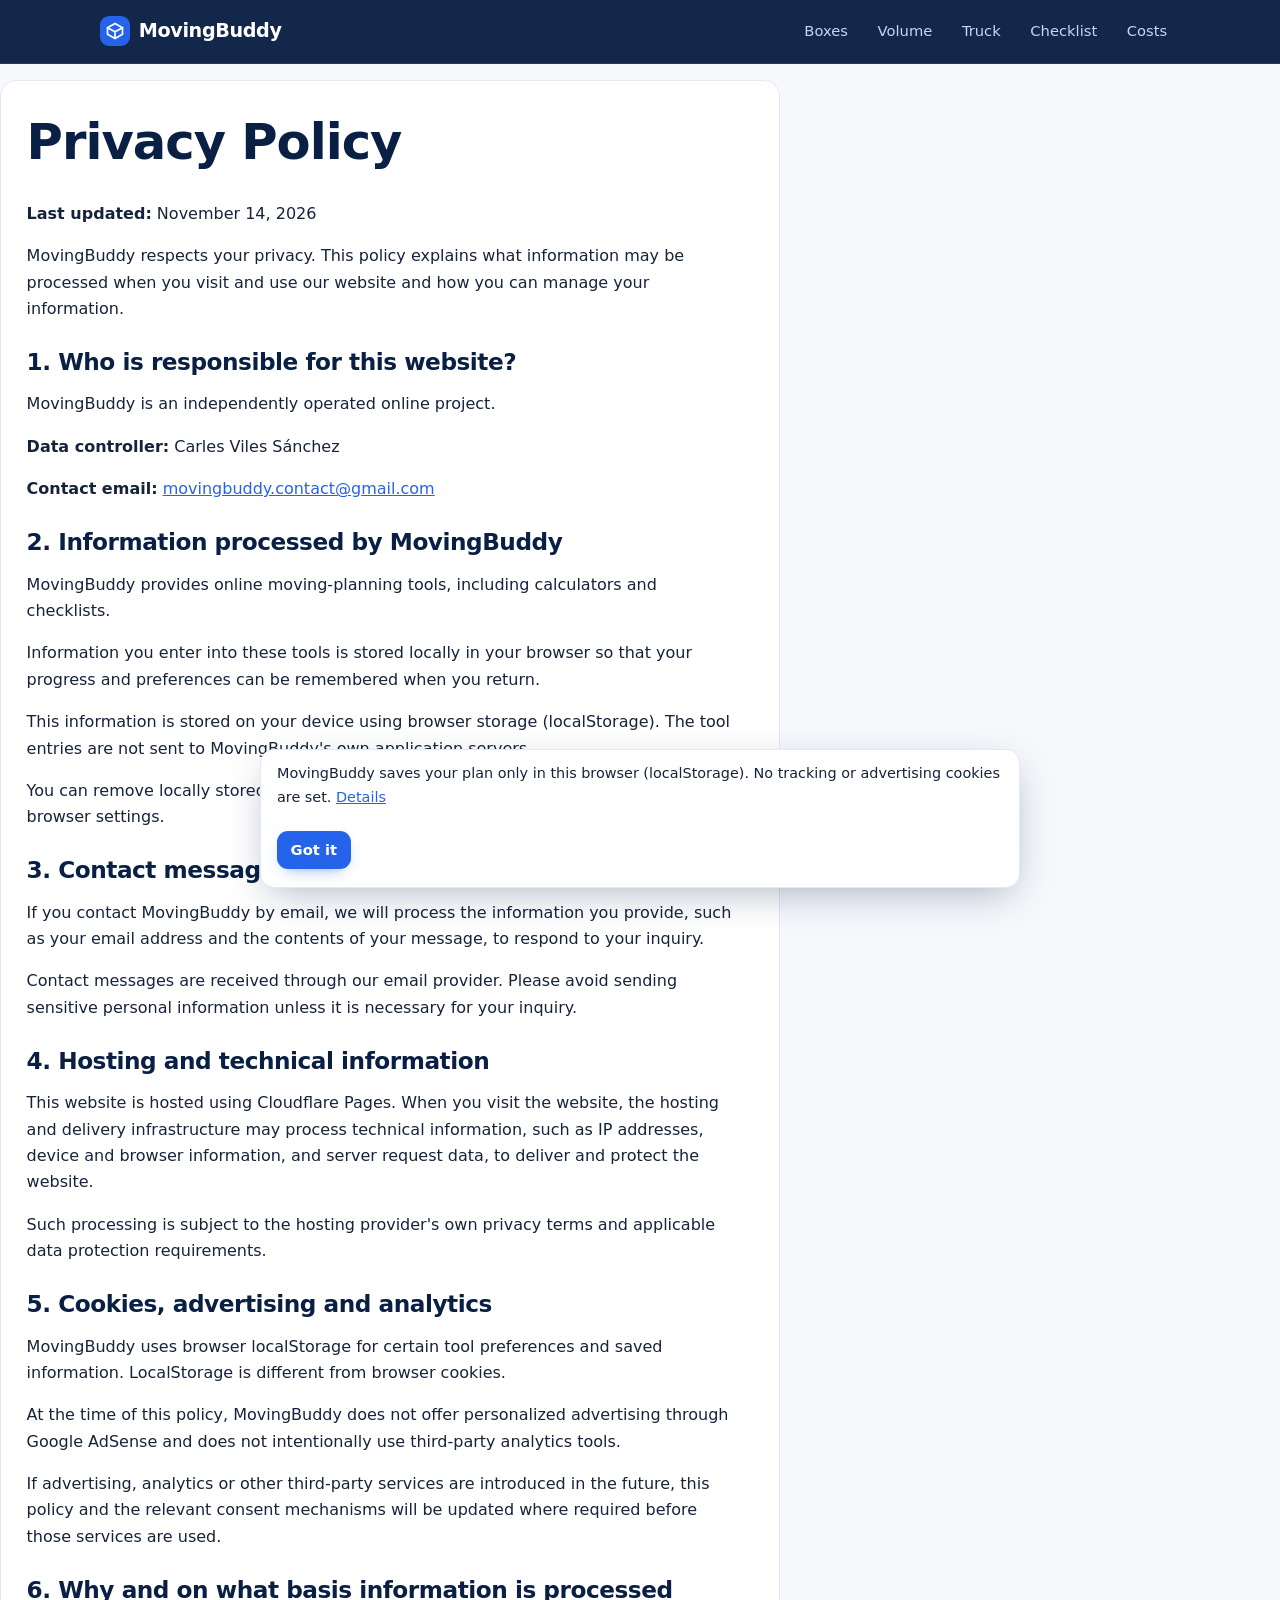
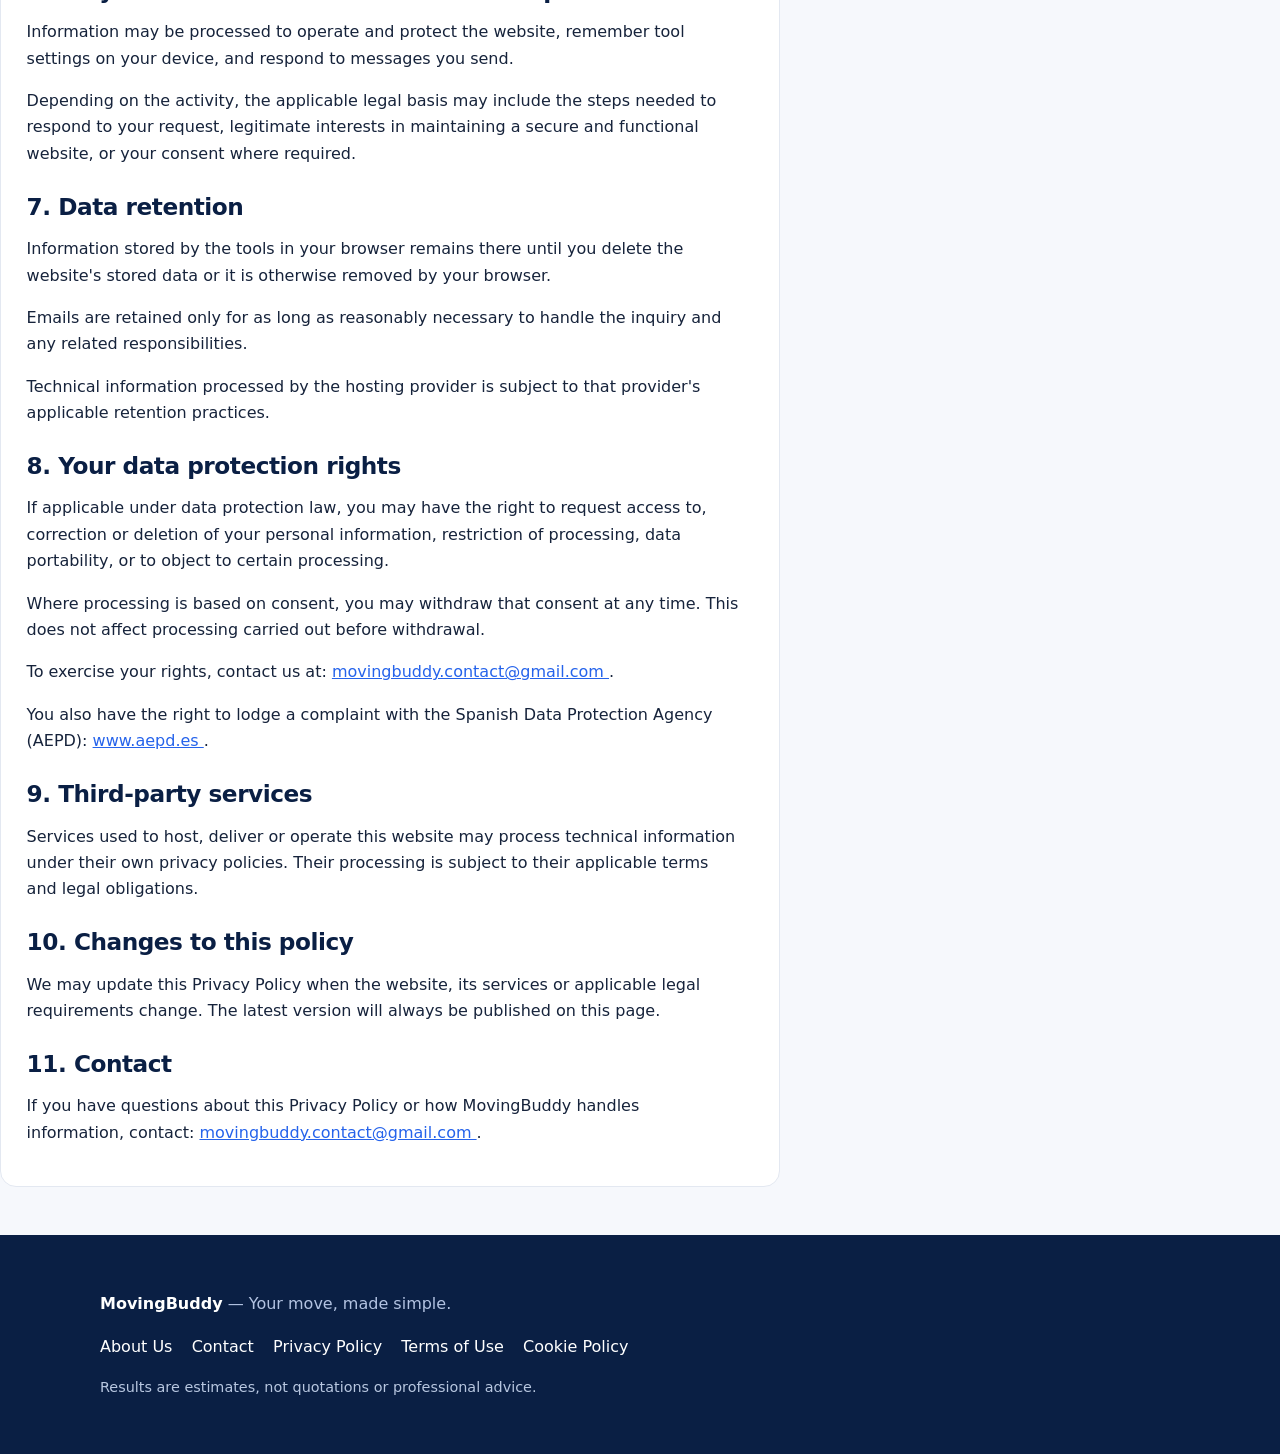
<file: public/privacy.html>
<!doctype html>
<html lang="en">
<head>
  <meta charset="utf-8">
  <meta name="viewport" content="width=device-width,initial-scale=1">
  <title>Privacy Policy | MovingBuddy</title>
  <meta name="description" content="Learn how MovingBuddy handles personal information, browser storage and privacy rights.">
  <link rel="canonical" href="https://movingbuddy.pages.dev/privacy">
  <meta name="theme-color" content="#0b2545">
  <link rel="icon" href="favicon.svg" type="image/svg+xml">
  <meta property="og:type" content="website">
  <meta property="og:site_name" content="MovingBuddy">
  <meta property="og:title" content="Privacy Policy | MovingBuddy">
  <meta property="og:description" content="Learn how MovingBuddy handles personal information and privacy.">
  <meta property="og:url" content="https://movingbuddy.pages.dev/privacy">
  <meta property="og:locale" content="en_US"><meta property="og:image" content="https://movingbuddy.pages.dev/og-image.png"><meta property="og:image:width" content="1200"><meta property="og:image:height" content="630"><meta property="og:image:alt" content="MovingBuddy: free moving planner and calculators"><meta name="twitter:card" content="summary_large_image"><meta name="twitter:title" content="Privacy Policy | MovingBuddy"><meta name="twitter:image" content="https://movingbuddy.pages.dev/og-image.png">
  <link rel="stylesheet" href="assets/style.css">
</head>
<body>
  <a class="skip" href="#main">Skip to content</a>

  <header class="top"><div class="wrap"><a class="logo" href="/"><svg width="26" height="26" viewBox="0 0 24 24" fill="none" stroke="currentColor" stroke-width="2" stroke-linecap="round" stroke-linejoin="round" aria-hidden="true"><path d="M21 8 12 3 3 8v8l9 5 9-5z"/><path d="m3 8 9 5 9-5M12 13v8"/></svg> MovingBuddy</a><nav aria-label="Main"><a href="/box-calculator">Boxes</a><a href="/moving-volume-calculator">Volume</a><a href="/truck-size-calculator">Truck</a><a href="/moving-checklist">Checklist</a><a href="/moving-cost-calculator">Costs</a></nav></div></header>

  <main id="main">
    <div class="wrap narrow prose" style="padding-top:2rem">

      <h1>Privacy Policy</h1>

      <p><strong>Last updated:</strong> November 14, 2026</p>

      <p>
        MovingBuddy respects your privacy. This policy explains what
        information may be processed when you visit and use our website
        and how you can manage your information.
      </p>

      <h2>1. Who is responsible for this website?</h2>

      <p>
        MovingBuddy is an independently operated online project.
      </p>

      <p>
        <strong>Data controller:</strong> Carles Viles Sánchez
      </p>

      <p>
        <strong>Contact email:</strong>
        <a href="mailto:movingbuddy.contact@gmail.com">
          movingbuddy.contact@gmail.com
        </a>
      </p>

      <h2>2. Information processed by MovingBuddy</h2>

      <p>
        MovingBuddy provides online moving-planning tools, including
        calculators and checklists.
      </p>

      <p>
        Information you enter into these tools is stored locally in
        your browser so that your progress and preferences can be
        remembered when you return.
      </p>

      <p>
        This information is stored on your device using browser
        storage (localStorage). The tool entries are not sent to
        MovingBuddy's own application servers.
      </p>

      <p>
        You can remove locally stored information by clearing this
        website's data in your browser settings.
      </p>

      <h2>3. Contact messages</h2>

      <p>
        If you contact MovingBuddy by email, we will process the
        information you provide, such as your email address and the
        contents of your message, to respond to your inquiry.
      </p>

      <p>
        Contact messages are received through our email provider.
        Please avoid sending sensitive personal information unless
        it is necessary for your inquiry.
      </p>

      <h2>4. Hosting and technical information</h2>

      <p>
        This website is hosted using Cloudflare Pages. When you visit
        the website, the hosting and delivery infrastructure may
        process technical information, such as IP addresses, device
        and browser information, and server request data, to deliver
        and protect the website.
      </p>

      <p>
        Such processing is subject to the hosting provider's own
        privacy terms and applicable data protection requirements.
      </p>

      <h2>5. Cookies, advertising and analytics</h2>

      <p>
        MovingBuddy uses browser localStorage for certain tool
        preferences and saved information. LocalStorage is different
        from browser cookies.
      </p>

      <p>
        At the time of this policy, MovingBuddy does not offer
        personalized advertising through Google AdSense and does
        not intentionally use third-party analytics tools.
      </p>

      <p>
        If advertising, analytics or other third-party services are
        introduced in the future, this policy and the relevant
        consent mechanisms will be updated where required before
        those services are used.
      </p>

      <h2>6. Why and on what basis information is processed</h2>

      <p>
        Information may be processed to operate and protect the
        website, remember tool settings on your device, and respond
        to messages you send.
      </p>

      <p>
        Depending on the activity, the applicable legal basis may
        include the steps needed to respond to your request,
        legitimate interests in maintaining a secure and functional
        website, or your consent where required.
      </p>

      <h2>7. Data retention</h2>

      <p>
        Information stored by the tools in your browser remains
        there until you delete the website's stored data or it is
        otherwise removed by your browser.
      </p>

      <p>
        Emails are retained only for as long as reasonably necessary
        to handle the inquiry and any related responsibilities.
      </p>

      <p>
        Technical information processed by the hosting provider is
        subject to that provider's applicable retention practices.
      </p>

      <h2>8. Your data protection rights</h2>

      <p>
        If applicable under data protection law, you may have the
        right to request access to, correction or deletion of your
        personal information, restriction of processing, data
        portability, or to object to certain processing.
      </p>

      <p>
        Where processing is based on consent, you may withdraw
        that consent at any time. This does not affect processing
        carried out before withdrawal.
      </p>

      <p>
        To exercise your rights, contact us at:
        <a href="mailto:movingbuddy.contact@gmail.com">
          movingbuddy.contact@gmail.com
        </a>.
      </p>

      <p>
        You also have the right to lodge a complaint with the
        Spanish Data Protection Agency (AEPD):
        <a href="https://www.aepd.es/" target="_blank" rel="noopener noreferrer">
          www.aepd.es
        </a>.
      </p>

      <h2>9. Third-party services</h2>

      <p>
        Services used to host, deliver or operate this website may
        process technical information under their own privacy
        policies. Their processing is subject to their applicable
        terms and legal obligations.
      </p>

      <h2>10. Changes to this policy</h2>

      <p>
        We may update this Privacy Policy when the website,
        its services or applicable legal requirements change.
        The latest version will always be published on this page.
      </p>

      <h2>11. Contact</h2>

      <p>
        If you have questions about this Privacy Policy or how
        MovingBuddy handles information, contact:
        <a href="mailto:movingbuddy.contact@gmail.com">
          movingbuddy.contact@gmail.com
        </a>.
      </p>

    </div>
  </main>

  <footer><div class="wrap"><p><b>MovingBuddy</b> — Your move, made simple.</p><p><a href="/about">About Us</a><a href="/contact">Contact</a><a href="/privacy">Privacy Policy</a><a href="/terms">Terms of Use</a><a href="/cookies">Cookie Policy</a></p><p class="note" style="color:#b8c7e0">Results are estimates, not quotations or professional advice.</p></div></footer>

  <script src="assets/app.js" defer></script>
</body>
</html>
</file>
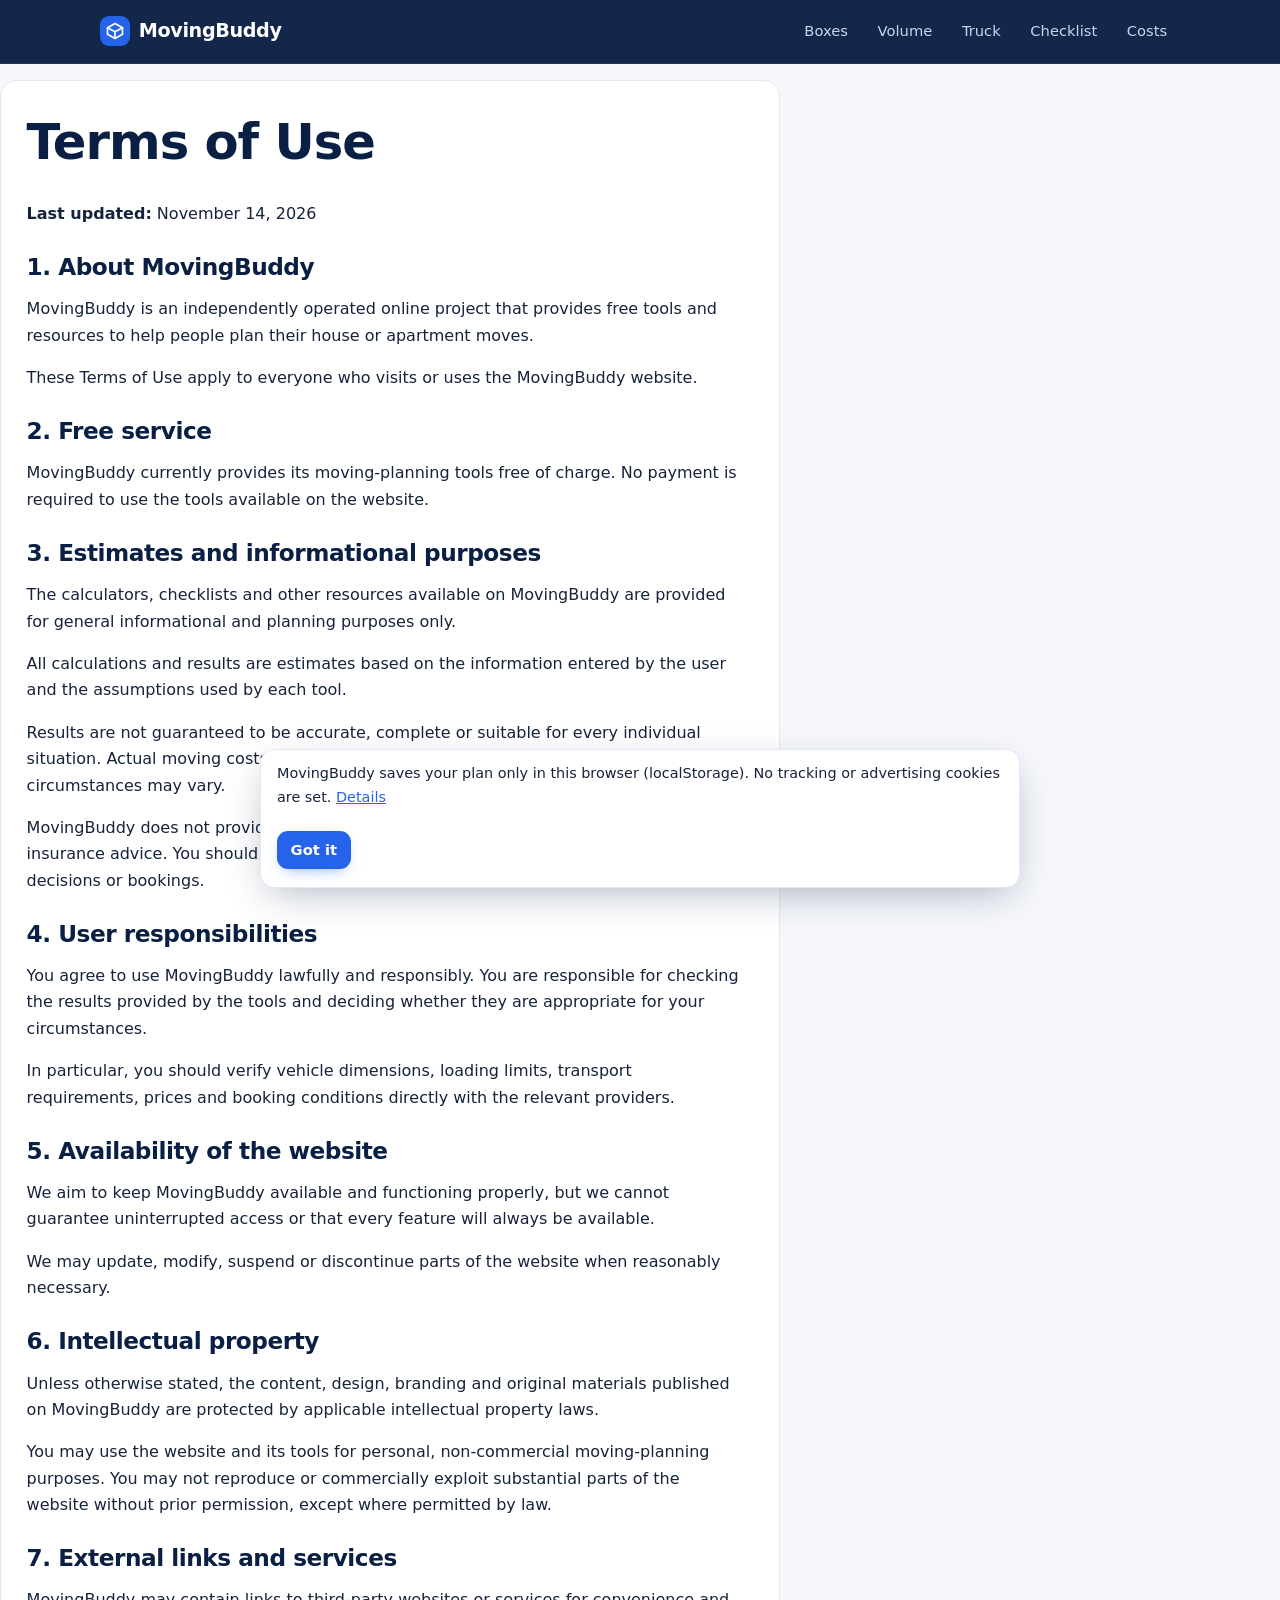
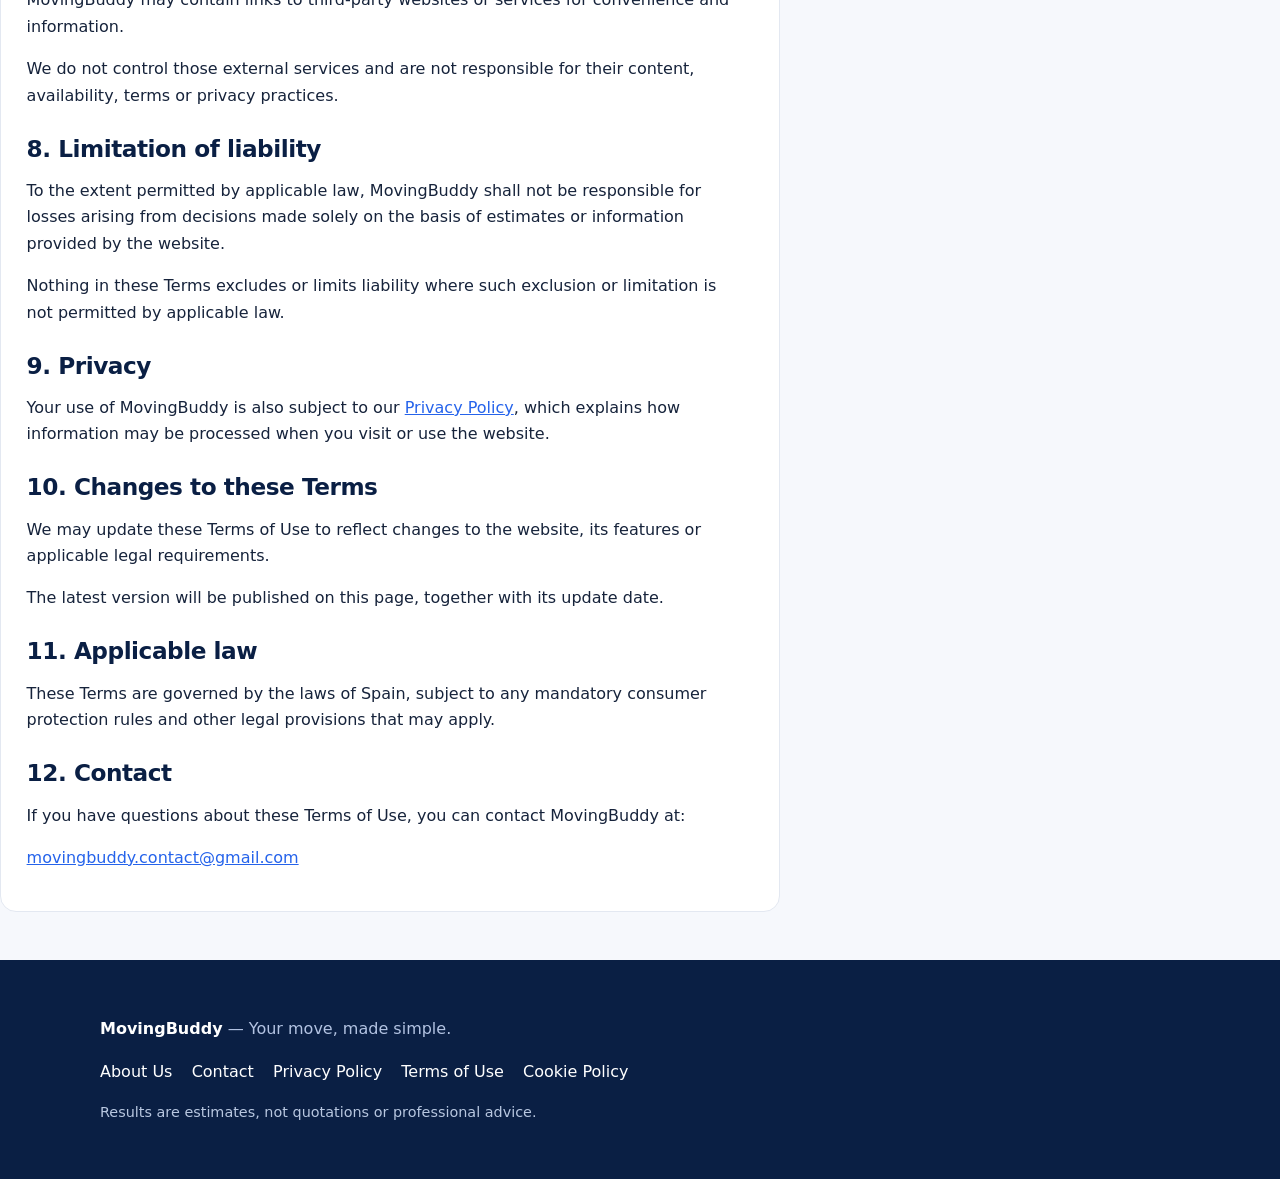
<file: public/terms.html>
<!doctype html>
<html lang="en">
<head>
  <meta charset="utf-8">
  <meta name="viewport" content="width=device-width,initial-scale=1">
  <title>Terms of Use | MovingBuddy</title>
  <meta name="description" content="Read the terms and conditions for using MovingBuddy's free moving-planning tools.">
  <link rel="canonical" href="https://movingbuddy.pages.dev/terms">
  <meta name="theme-color" content="#0b2545">
  <link rel="icon" href="favicon.svg" type="image/svg+xml">
  <meta property="og:type" content="website">
  <meta property="og:site_name" content="MovingBuddy">
  <meta property="og:title" content="Terms of Use | MovingBuddy">
  <meta property="og:description" content="Terms and conditions for using MovingBuddy.">
  <meta property="og:url" content="https://movingbuddy.pages.dev/terms">
  <meta property="og:locale" content="en_US"><meta property="og:image" content="https://movingbuddy.pages.dev/og-image.png"><meta property="og:image:width" content="1200"><meta property="og:image:height" content="630"><meta property="og:image:alt" content="MovingBuddy: free moving planner and calculators"><meta name="twitter:card" content="summary_large_image"><meta name="twitter:title" content="Terms of Use | MovingBuddy"><meta name="twitter:image" content="https://movingbuddy.pages.dev/og-image.png">
  <link rel="stylesheet" href="assets/style.css">
</head>
<body>
  <a class="skip" href="#main">Skip to content</a>

  <header class="top"><div class="wrap"><a class="logo" href="/"><svg width="26" height="26" viewBox="0 0 24 24" fill="none" stroke="currentColor" stroke-width="2" stroke-linecap="round" stroke-linejoin="round" aria-hidden="true"><path d="M21 8 12 3 3 8v8l9 5 9-5z"/><path d="m3 8 9 5 9-5M12 13v8"/></svg> MovingBuddy</a><nav aria-label="Main"><a href="/box-calculator">Boxes</a><a href="/moving-volume-calculator">Volume</a><a href="/truck-size-calculator">Truck</a><a href="/moving-checklist">Checklist</a><a href="/moving-cost-calculator">Costs</a></nav></div></header>

  <main id="main">
    <div class="wrap narrow prose" style="padding-top:2rem">

      <h1>Terms of Use</h1>

      <p><strong>Last updated:</strong> November 14, 2026</p>

      <h2>1. About MovingBuddy</h2>

      <p>
        MovingBuddy is an independently operated online project
        that provides free tools and resources to help people plan
        their house or apartment moves.
      </p>

      <p>
        These Terms of Use apply to everyone who visits or uses
        the MovingBuddy website.
      </p>

      <h2>2. Free service</h2>

      <p>
        MovingBuddy currently provides its moving-planning tools
        free of charge. No payment is required to use the tools
        available on the website.
      </p>

      <h2>3. Estimates and informational purposes</h2>

      <p>
        The calculators, checklists and other resources available
        on MovingBuddy are provided for general informational
        and planning purposes only.
      </p>

      <p>
        All calculations and results are estimates based on the
        information entered by the user and the assumptions
        used by each tool.
      </p>

      <p>
        Results are not guaranteed to be accurate, complete or
        suitable for every individual situation. Actual moving
        costs, box requirements, vehicle capacity and other
        circumstances may vary.
      </p>

      <p>
        MovingBuddy does not provide professional moving,
        transport, legal, financial or insurance advice.
        You should independently verify important information
        before making decisions or bookings.
      </p>

      <h2>4. User responsibilities</h2>

      <p>
        You agree to use MovingBuddy lawfully and responsibly.
        You are responsible for checking the results provided
        by the tools and deciding whether they are appropriate
        for your circumstances.
      </p>

      <p>
        In particular, you should verify vehicle dimensions,
        loading limits, transport requirements, prices and
        booking conditions directly with the relevant providers.
      </p>

      <h2>5. Availability of the website</h2>

      <p>
        We aim to keep MovingBuddy available and functioning
        properly, but we cannot guarantee uninterrupted access
        or that every feature will always be available.
      </p>

      <p>
        We may update, modify, suspend or discontinue parts
        of the website when reasonably necessary.
      </p>

      <h2>6. Intellectual property</h2>

      <p>
        Unless otherwise stated, the content, design, branding
        and original materials published on MovingBuddy are
        protected by applicable intellectual property laws.
      </p>

      <p>
        You may use the website and its tools for personal,
        non-commercial moving-planning purposes. You may not
        reproduce or commercially exploit substantial parts
        of the website without prior permission, except where
        permitted by law.
      </p>

      <h2>7. External links and services</h2>

      <p>
        MovingBuddy may contain links to third-party websites
        or services for convenience and information.
      </p>

      <p>
        We do not control those external services and are not
        responsible for their content, availability, terms
        or privacy practices.
      </p>

      <h2>8. Limitation of liability</h2>

      <p>
        To the extent permitted by applicable law, MovingBuddy
        shall not be responsible for losses arising from
        decisions made solely on the basis of estimates or
        information provided by the website.
      </p>

      <p>
        Nothing in these Terms excludes or limits liability
        where such exclusion or limitation is not permitted
        by applicable law.
      </p>

      <h2>9. Privacy</h2>

      <p>
        Your use of MovingBuddy is also subject to our
        <a href="/privacy">Privacy Policy</a>, which explains
        how information may be processed when you visit or use
        the website.
      </p>

      <h2>10. Changes to these Terms</h2>

      <p>
        We may update these Terms of Use to reflect changes
        to the website, its features or applicable legal
        requirements.
      </p>

      <p>
        The latest version will be published on this page,
        together with its update date.
      </p>

      <h2>11. Applicable law</h2>

      <p>
        These Terms are governed by the laws of Spain,
        subject to any mandatory consumer protection rules
        and other legal provisions that may apply.
      </p>

      <h2>12. Contact</h2>

      <p>
        If you have questions about these Terms of Use,
        you can contact MovingBuddy at:
      </p>

      <p>
        <a href="mailto:movingbuddy.contact@gmail.com">
          movingbuddy.contact@gmail.com
        </a>
      </p>

    </div>
  </main>

  <footer><div class="wrap"><p><b>MovingBuddy</b> — Your move, made simple.</p><p><a href="/about">About Us</a><a href="/contact">Contact</a><a href="/privacy">Privacy Policy</a><a href="/terms">Terms of Use</a><a href="/cookies">Cookie Policy</a></p><p class="note" style="color:#b8c7e0">Results are estimates, not quotations or professional advice.</p></div></footer>

  <script src="assets/app.js" defer></script>
</body>
</html>
</file>
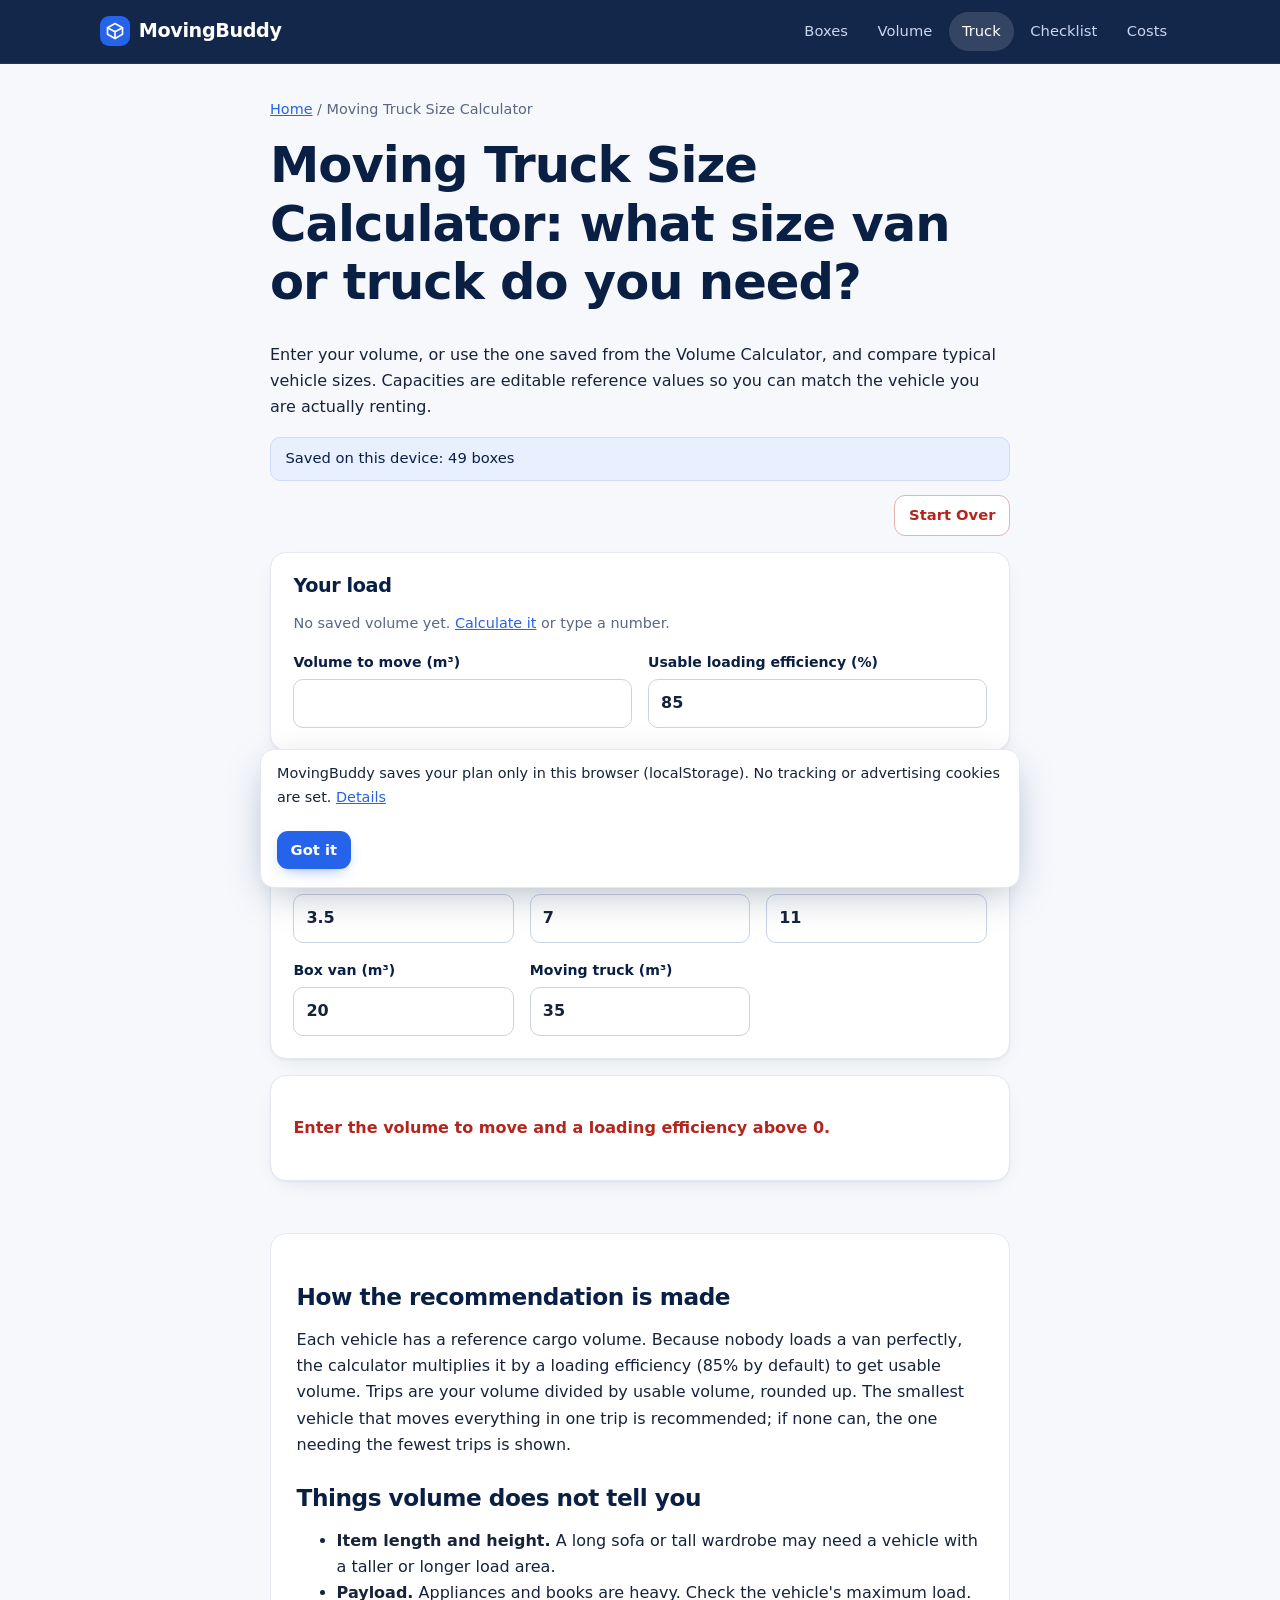
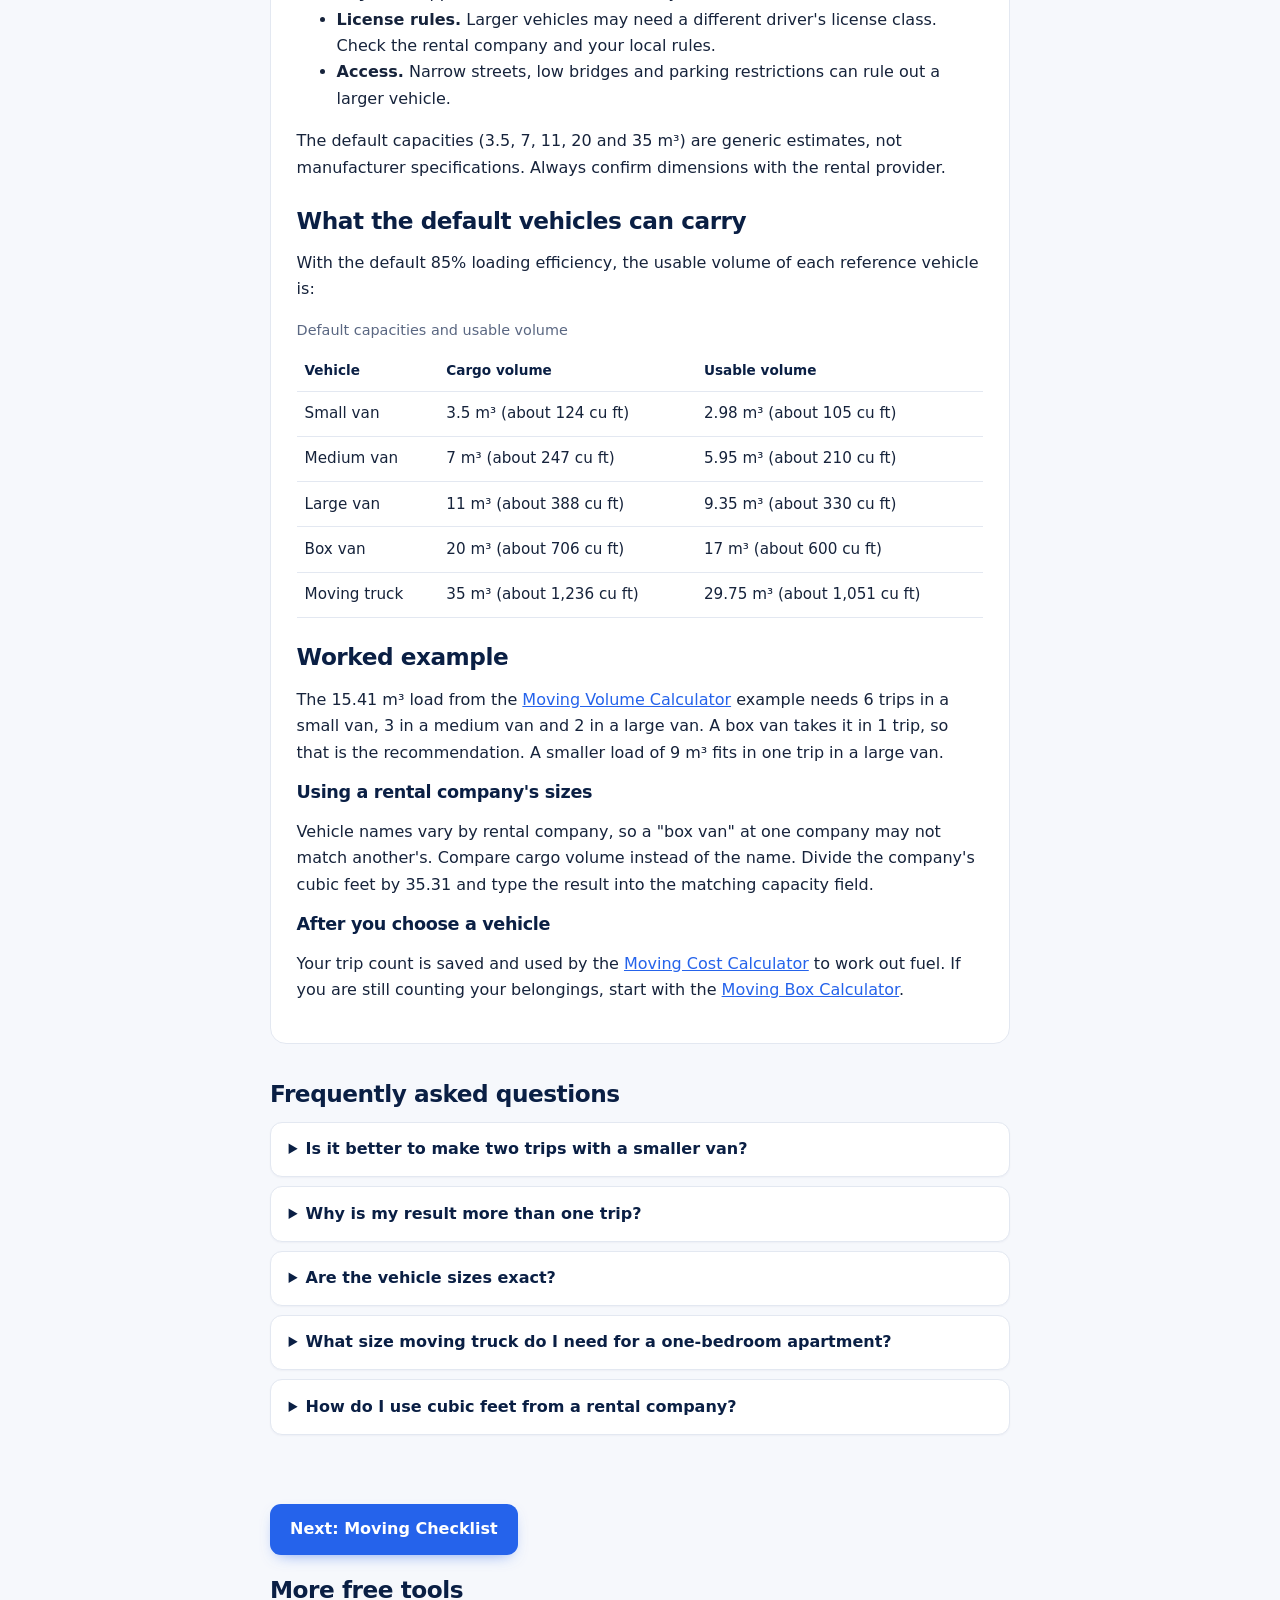
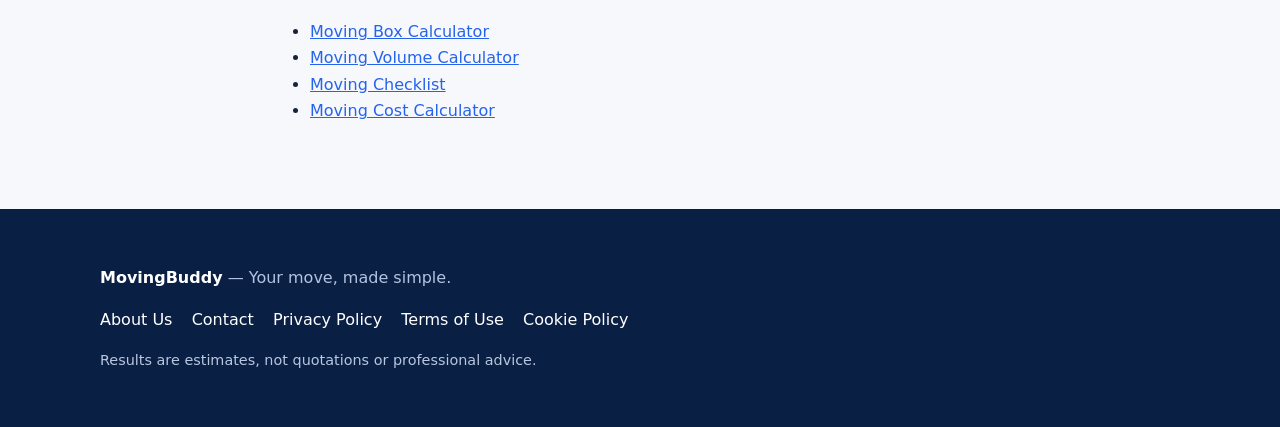
<file: public/truck-size-calculator.html>
<!doctype html><html lang="en"><head><meta charset="utf-8"><meta name="viewport" content="width=device-width,initial-scale=1"><title>Moving Truck Size Calculator: What Size Truck Do You Need?</title><meta name="description" content="Find out what size moving truck or van you need for your load and how many trips it will take. Free estimate, no sign-up."><link rel="canonical" href="https://movingbuddy.pages.dev/truck-size-calculator"><meta name="theme-color" content="#0b2545"><link rel="icon" href="favicon.svg" type="image/svg+xml"><meta property="og:type" content="website"><meta property="og:site_name" content="MovingBuddy"><meta property="og:title" content="Moving Truck Size Calculator: What Size Truck Do You Need?"><meta property="og:description" content="Find out what size moving truck or van you need for your load and how many trips it will take. Free estimate, no sign-up."><meta property="og:url" content="https://movingbuddy.pages.dev/truck-size-calculator"><meta property="og:locale" content="en_US"><meta property="og:image" content="https://movingbuddy.pages.dev/og-image.png"><meta property="og:image:width" content="1200"><meta property="og:image:height" content="630"><meta property="og:image:alt" content="MovingBuddy: free moving planner and calculators"><meta name="twitter:card" content="summary_large_image"><meta name="twitter:title" content="Moving Truck Size Calculator: What Size Truck Do You Need?"><meta name="twitter:image" content="https://movingbuddy.pages.dev/og-image.png"><link rel="stylesheet" href="assets/style.css"><script type="application/ld+json">{"@context": "https://schema.org", "@type": "WebApplication", "name": "Moving Truck Size Calculator", "url": "https://movingbuddy.pages.dev/truck-size-calculator", "applicationCategory": "UtilitiesApplication", "operatingSystem": "Any", "offers": {"@type": "Offer", "price": "0", "priceCurrency": "USD"}, "description": "Find out what size moving truck or van you need for your load and how many trips it will take. Free estimate, no sign-up.", "inLanguage": "en-US", "isAccessibleForFree": true}</script><script type="application/ld+json">{"@context": "https://schema.org", "@type": "BreadcrumbList", "itemListElement": [{"@type": "ListItem", "position": 1, "name": "Home", "item": "https://movingbuddy.pages.dev/"}, {"@type": "ListItem", "position": 2, "name": "Moving Truck Size Calculator", "item": "https://movingbuddy.pages.dev/truck-size-calculator"}]}</script></head><body><a class="skip" href="#main">Skip to content</a>
<header class="top"><div class="wrap"><a class="logo" href="/"><svg width="26" height="26" viewBox="0 0 24 24" fill="none" stroke="currentColor" stroke-width="2" stroke-linecap="round" stroke-linejoin="round" aria-hidden="true"><path d="M21 8 12 3 3 8v8l9 5 9-5z"/><path d="m3 8 9 5 9-5M12 13v8"/></svg> MovingBuddy</a><nav aria-label="Main"><a href="/box-calculator">Boxes</a><a href="/moving-volume-calculator">Volume</a><a href="/truck-size-calculator" aria-current="page">Truck</a><a href="/moving-checklist">Checklist</a><a href="/moving-cost-calculator">Costs</a></nav></div></header><main id="main"><div class="wrap narrow"><section><p class="note"><a href="/">Home</a> / Moving Truck Size Calculator</p><h1>Moving Truck Size Calculator: what size van or truck do you need?</h1><p>Enter your volume, or use the one saved from the Volume Calculator, and compare typical vehicle sizes. Capacities are editable reference values so you can match the vehicle you are actually renting.</p><div id="saved"></div>
<!-- AD SLOT 1 (below introduction) -->
<div data-tool="truck"><noscript>This tool needs JavaScript enabled.</noscript></div>
<!-- AD SLOT 2 (below results, never inside controls) -->
</section><section class="prose"><h2>How the recommendation is made</h2><p>Each vehicle has a reference cargo volume. Because nobody loads a van perfectly, the calculator multiplies it by a loading efficiency (85% by default) to get usable volume. Trips are your volume divided by usable volume, rounded up. The smallest vehicle that moves everything in one trip is recommended; if none can, the one needing the fewest trips is shown.</p><h2>Things volume does not tell you</h2><ul><li><b>Item length and height.</b> A long sofa or tall wardrobe may need a vehicle with a taller or longer load area.</li><li><b>Payload.</b> Appliances and books are heavy. Check the vehicle's maximum load.</li><li><b>License rules.</b> Larger vehicles may need a different driver's license class. Check the rental company and your local rules.</li><li><b>Access.</b> Narrow streets, low bridges and parking restrictions can rule out a larger vehicle.</li></ul><p>The default capacities (3.5, 7, 11, 20 and 35 m³) are generic estimates, not manufacturer specifications. Always confirm dimensions with the rental provider.</p><h2>What the default vehicles can carry</h2><p>With the default 85% loading efficiency, the usable volume of each reference vehicle is:</p><table><caption class="note">Default capacities and usable volume</caption><tr><th>Vehicle</th><th>Cargo volume</th><th>Usable volume</th></tr><tr><td>Small van</td><td>3.5 m³ (about 124 cu ft)</td><td>2.98 m³ (about 105 cu ft)</td></tr><tr><td>Medium van</td><td>7 m³ (about 247 cu ft)</td><td>5.95 m³ (about 210 cu ft)</td></tr><tr><td>Large van</td><td>11 m³ (about 388 cu ft)</td><td>9.35 m³ (about 330 cu ft)</td></tr><tr><td>Box van</td><td>20 m³ (about 706 cu ft)</td><td>17 m³ (about 600 cu ft)</td></tr><tr><td>Moving truck</td><td>35 m³ (about 1,236 cu ft)</td><td>29.75 m³ (about 1,051 cu ft)</td></tr></table><h2>Worked example</h2><p>The 15.41 m³ load from the <a href="/moving-volume-calculator">Moving Volume Calculator</a> example needs 6 trips in a small van, 3 in a medium van and 2 in a large van. A box van takes it in 1 trip, so that is the recommendation. A smaller load of 9 m³ fits in one trip in a large van.</p><h3>Using a rental company's sizes</h3><p>Vehicle names vary by rental company, so a "box van" at one company may not match another's. Compare cargo volume instead of the name. Divide the company's cubic feet by 35.31 and type the result into the matching capacity field.</p><h3>After you choose a vehicle</h3><p>Your trip count is saved and used by the <a href="/moving-cost-calculator">Moving Cost Calculator</a> to work out fuel. If you are still counting your belongings, start with the <a href="/box-calculator">Moving Box Calculator</a>.</p></section>
<!-- AD SLOT 3 (between guide and FAQ) -->
<section><h2>Frequently asked questions</h2><details><summary>Is it better to make two trips with a smaller van?</summary><p>It can be cheaper, but add the extra time, fuel and helper hours. For long distances one larger vehicle is often simpler.</p></details><details><summary>Why is my result more than one trip?</summary><p>Your volume exceeds the usable volume of the largest vehicle you entered. Increase efficiency only if you can load very tightly.</p></details><details><summary>Are the vehicle sizes exact?</summary><p>No. They are editable reference values.</p></details><details><summary>What size moving truck do I need for a one-bedroom apartment?</summary><p>It depends on your belongings, so count them first. In the example above, a one-bedroom load of about 15 m³ (544 cubic feet) fits one trip in a vehicle with 17 m³ of usable space.</p></details><details><summary>How do I use cubic feet from a rental company?</summary><p>Divide cubic feet by 35.31 to get cubic meters and enter that in the vehicle capacity field.</p></details></section>
<section><p><a class="btn" href="/moving-checklist">Next: Moving Checklist</a></p><h2>More free tools</h2><ul><li><a href="/box-calculator">Moving Box Calculator</a></li><li><a href="/moving-volume-calculator">Moving Volume Calculator</a></li><li><a href="/moving-checklist">Moving Checklist</a></li><li><a href="/moving-cost-calculator">Moving Cost Calculator</a></li></ul></section></div></main><footer><div class="wrap"><p><b>MovingBuddy</b> — Your move, made simple.</p><p><a href="/about">About Us</a><a href="/contact">Contact</a><a href="/privacy">Privacy Policy</a><a href="/terms">Terms of Use</a><a href="/cookies">Cookie Policy</a></p><p class="note" style="color:#b8c7e0">Results are estimates, not quotations or professional advice.</p></div></footer><script src="assets/app.js" defer></script></body></html>
</file>
<file: public/assets/style.css>
:root{--navy:#0a1f44;--navy2:#13306a;--blue:#2563eb;--blue-d:#1d4ed8;--sky:#e8f0ff;--green:#12805c;--green-bg:#e6f5ef;--warm:#d97706;--warm-bg:#fff4e0;--bg:#f6f8fc;--line:#e3e8f1;--ink:#16233b;--mut:#5a6782;--r:14px;--sh:0 1px 2px rgba(10,31,68,.05),0 8px 24px -12px rgba(10,31,68,.16)}
*{box-sizing:border-box}html{scroll-behavior:smooth}
body{margin:0;font:16px/1.65 system-ui,-apple-system,"Segoe UI",Roboto,"Helvetica Neue",sans-serif;color:var(--ink);background:var(--bg);-webkit-font-smoothing:antialiased}
a{color:var(--blue)}h1,h2,h3{color:var(--navy);line-height:1.18;margin:0 0 .6em;letter-spacing:-.02em}h1{font-size:clamp(2rem,5.2vw,3.1rem);font-weight:800}h2{font-size:1.45rem;font-weight:700}h3{font-size:1.1rem}
.wrap{max-width:1120px;margin:0 auto;padding:0 1.25rem}.narrow{max-width:780px}
.skip{position:absolute;left:-999px}.skip:focus{left:8px;top:8px;background:#fff;padding:.5rem;z-index:99}
:focus-visible{outline:3px solid #7aa2ff;outline-offset:2px;border-radius:6px}
header.top{background:rgba(10,31,68,.96);backdrop-filter:blur(10px);position:sticky;top:0;z-index:10;border-bottom:1px solid rgba(255,255,255,.08)}
header .wrap{display:flex;align-items:center;justify-content:space-between;gap:1rem;padding-top:.75rem;padding-bottom:.75rem}
.logo{color:#fff;font-weight:800;font-size:1.2rem;letter-spacing:-.02em;text-decoration:none;display:flex;gap:.55rem;align-items:center;flex:none}.logo svg{color:#fff;background:var(--blue);padding:5px;width:30px;height:30px;border-radius:9px}
nav{display:flex;gap:.25rem;overflow-x:auto;scrollbar-width:none;-webkit-overflow-scrolling:touch}nav::-webkit-scrollbar{display:none}
nav a{color:#c9d6ef;text-decoration:none;font-size:.92rem;font-weight:500;padding:.45rem .8rem;border-radius:999px;white-space:nowrap}nav a:hover{color:#fff;background:rgba(255,255,255,.08)}nav a[aria-current]{color:#fff;background:rgba(255,255,255,.14)}
.hero{background:radial-gradient(900px 400px at 85% -10%,#2a54b8 0,transparent 60%),var(--navy);color:#cdd9f2;padding:3.5rem 0 5.5rem}
.hero-grid{display:grid;gap:2.5rem;grid-template-columns:1.15fr .85fr;align-items:center}
.hero h1{color:#fff;max-width:15ch}.hero p{max-width:52ch;font-size:1.1rem;color:#cdd9f2}
.btn{display:inline-block;background:var(--blue);color:#fff;border:0;border-radius:11px;padding:.75rem 1.25rem;font:inherit;font-weight:650;text-decoration:none;cursor:pointer;margin:.3rem .5rem .3rem 0;box-shadow:0 6px 16px -8px rgba(37,99,235,.7);transition:background .15s,transform .15s}
.btn:hover{background:var(--blue-d)}.btn:active{transform:translateY(1px)}
.btn.sec{background:rgba(255,255,255,.08);border:1px solid rgba(255,255,255,.28);color:#fff;box-shadow:none}.btn.sec:hover{background:rgba(255,255,255,.16)}
.btn.ghost{background:#fff;color:var(--blue);border:1.5px solid #c5d4f5;box-shadow:none}.btn.ghost:hover{background:var(--sky)}.btn.sm{padding:.45rem .85rem;font-size:.92rem}
.flow{background:rgba(255,255,255,.06);border:1px solid rgba(255,255,255,.14);border-radius:18px;padding:1.2rem 1.3rem}.flow p{font-size:.9rem;margin:0 0 .8rem;color:#a9bbe0}
.flow ol{list-style:none;margin:0;padding:0}.flow li{display:flex;align-items:center;gap:.7rem;color:#fff;font-weight:600;font-size:.95rem;padding:.5rem 0;position:relative}
.flow li+li:before{content:"";position:absolute;left:15px;top:-9px;height:18px;width:2px;background:rgba(255,255,255,.22)}
.flow svg{flex:none;width:32px;height:32px;padding:6px;border-radius:10px;background:var(--blue);color:#fff}
.cards{display:grid;gap:1rem;grid-template-columns:repeat(auto-fit,minmax(230px,1fr));margin:-3rem 0 2.5rem;position:relative}
.card{display:flex;flex-direction:column;background:#fff;border:1px solid var(--line);border-radius:var(--r);padding:1.3rem;box-shadow:var(--sh);text-decoration:none;color:var(--ink);transition:transform .2s,border-color .2s,box-shadow .2s}
.card h3{margin:.9rem 0 .35rem}.card p{margin:0 0 1rem;color:var(--mut);font-size:.95rem}.card:hover{border-color:#a9c0f5;transform:translateY(-2px)}
.ico{display:inline-flex;width:44px;height:44px;align-items:center;justify-content:center;border-radius:12px;background:var(--sky);color:var(--blue)}
.go{margin-top:auto;color:var(--blue);font-weight:650;font-size:.92rem}.go:after{content:" \2192"}
section{padding:1.25rem 0}.alt{background:#fff;border-block:1px solid var(--line);padding:3rem 0}
.steps{display:grid;gap:1rem;grid-template-columns:repeat(auto-fit,minmax(210px,1fr));counter-reset:s;padding:0;list-style:none}
.steps li{counter-increment:s;background:var(--bg);border-radius:var(--r);padding:1.1rem 1.1rem 1.1rem 3.4rem;position:relative;border:1px solid var(--line)}
.steps li:before{content:counter(s);position:absolute;left:1rem;top:1.1rem;width:1.7rem;height:1.7rem;border-radius:50%;background:var(--navy);color:#fff;text-align:center;font-weight:700;font-size:.9rem;line-height:1.7rem}
details{background:#fff;border:1px solid var(--line);border-radius:12px;padding:.85rem 1.1rem;margin:.55rem 0;box-shadow:0 1px 2px rgba(10,31,68,.04)}details[open]{border-color:#bcd0f7}
summary{cursor:pointer;font-weight:650;color:var(--navy)}details p{margin:.6rem 0 .1rem;color:var(--mut)}
.panel{background:#fff;border:1px solid var(--line);border-radius:16px;padding:1.4rem;margin:1rem 0;box-shadow:var(--sh)}.panel h2{font-size:1.2rem}
.grid{display:grid;gap:1rem;grid-template-columns:repeat(auto-fit,minmax(170px,1fr))}
label{display:block;font-size:.88rem;font-weight:600;color:var(--navy)}
input[type=number],input[type=text],input[type=date],select{width:100%;margin-top:.3rem;padding:.65rem .75rem;border:1px solid #c9d3e4;border-radius:10px;font:inherit;font-size:16px;color:var(--ink);background:#fff;transition:border-color .15s,box-shadow .15s}
input:hover,select:hover{border-color:#9db3dd}input:focus,select:focus{outline:0;border-color:var(--blue);box-shadow:0 0 0 3px rgba(37,99,235,.18)}
.chk{display:inline-flex;gap:.45rem;align-items:center;margin:.9rem 1.1rem 0 0;font-weight:500}.chk input,.task input{accent-color:var(--blue)}.chk input{width:1.15rem;height:1.15rem}
.note{color:var(--mut);font-size:.9rem}.err{color:#b3261e;font-weight:600}
.stats{display:grid;gap:.8rem;grid-template-columns:repeat(auto-fit,minmax(135px,1fr))}
.stat{background:var(--bg);border:1px solid var(--line);border-radius:12px;padding:.9rem;text-align:center}.stat b{display:block;font-size:1.65rem;letter-spacing:-.02em;color:var(--navy);line-height:1.2}.stat span{font-size:.85rem;color:var(--mut)}
.stat.hi{background:linear-gradient(145deg,var(--navy),var(--navy2));border-color:var(--navy)}.stat.hi b,.stat.hi span{color:#fff}
.bar{display:grid;grid-template-columns:minmax(90px,130px) 1fr minmax(70px,auto);gap:.7rem;align-items:center;margin:.5rem 0;font-size:.9rem}.bar i{display:block;height:10px;border-radius:6px;background:linear-gradient(90deg,var(--blue),#5b8def)}
table{width:100%;border-collapse:collapse;font-size:.95rem;margin:.8rem 0}th,td{text-align:left;padding:.6rem .5rem;border-bottom:1px solid var(--line)}th{color:var(--navy);font-size:.85rem}caption{text-align:left;padding-bottom:.4rem}
.irow{display:flex;justify-content:space-between;align-items:center;gap:.6rem;padding:.45rem 0;border-bottom:1px solid var(--line)}.irow input{width:84px;margin:0}
.prog{height:10px;background:var(--line);border-radius:6px;overflow:hidden;margin-top:.5rem}.prog i{display:block;height:100%;background:linear-gradient(90deg,var(--green),#34b58a);transition:width .3s}
.task{display:flex;gap:.65rem;align-items:flex-start;padding:.4rem 0;font-weight:500;cursor:pointer}.task input{margin-top:.3rem;width:1.15rem;height:1.15rem;flex:none}.task.done span{text-decoration:line-through;color:var(--mut)}
.strip{background:var(--sky);border:1px solid #cfdcf8;color:var(--navy);border-radius:10px;padding:.55rem .9rem;font-size:.92rem}
.prose p,.prose li{max-width:70ch}.prose h2{margin-top:1.6rem}.prose{background:#fff;border:1px solid var(--line);border-radius:16px;padding:1.5rem 1.6rem;margin:1rem 0}
main>.wrap>section>h1{margin-top:.6rem}
footer{background:var(--navy);color:#b3c3e2;padding:2.5rem 0;margin-top:3rem}footer a{color:#fff;margin-right:1.2rem;text-decoration:none;display:inline-block}footer a:hover{text-decoration:underline}footer b{color:#fff}
#cc{position:fixed;bottom:12px;left:12px;right:12px;max-width:760px;margin:0 auto;background:#fff;border:1px solid var(--line);border-radius:14px;box-shadow:0 12px 40px -10px rgba(10,31,68,.35);padding:.8rem 1rem;z-index:50;display:flex;gap:1rem;align-items:center;flex-wrap:wrap;justify-content:space-between;font-size:.9rem}
.btn.danger{background:#fff;color:#b3261e;border:1.5px solid #e3b4b0;box-shadow:none}.btn.danger:hover{background:#b3261e;color:#fff}.btn.danger.fill{background:#b3261e;color:#fff;border-color:#b3261e}.btn.danger.fill:hover{background:#8c1d18}
.startover{display:flex;align-items:center;justify-content:flex-end;gap:.8rem;flex-wrap:wrap;margin:.2rem 0 0}.startover .btn{margin:0}.startover .note{margin:0}
.sodlg{border:1px solid var(--line);border-radius:16px;padding:0;width:calc(100% - 2rem);max-width:460px;color:var(--ink);box-shadow:0 10px 40px rgba(11,37,69,.35)}.sodlg::backdrop{background:rgba(11,37,69,.55)}
.sobody{padding:1.3rem}.sobody h2{margin-bottom:.4rem}.soact{display:flex;gap:.6rem;flex-wrap:wrap;justify-content:flex-end;margin-top:1rem}.soact .btn{margin:0}
@media(max-width:820px){.hero-grid{grid-template-columns:1fr}.hero{padding:2.5rem 0 4.5rem}.flow{display:none}}
@media(max-width:560px){header .wrap{flex-direction:column;align-items:flex-start;gap:.5rem}nav{width:100%}.bar{grid-template-columns:1fr auto}.bar i{grid-column:1/-1;order:3}.panel,.prose{padding:1.1rem}.btn{padding:.8rem 1.2rem}.irow input{width:76px}}
@media(prefers-reduced-motion:reduce){*{transition:none!important;scroll-behavior:auto!important}}
@media print{header,footer,#cc,.noprint,.btn{display:none!important}body{background:#fff}.panel{box-shadow:none;border:0}}
</file>
